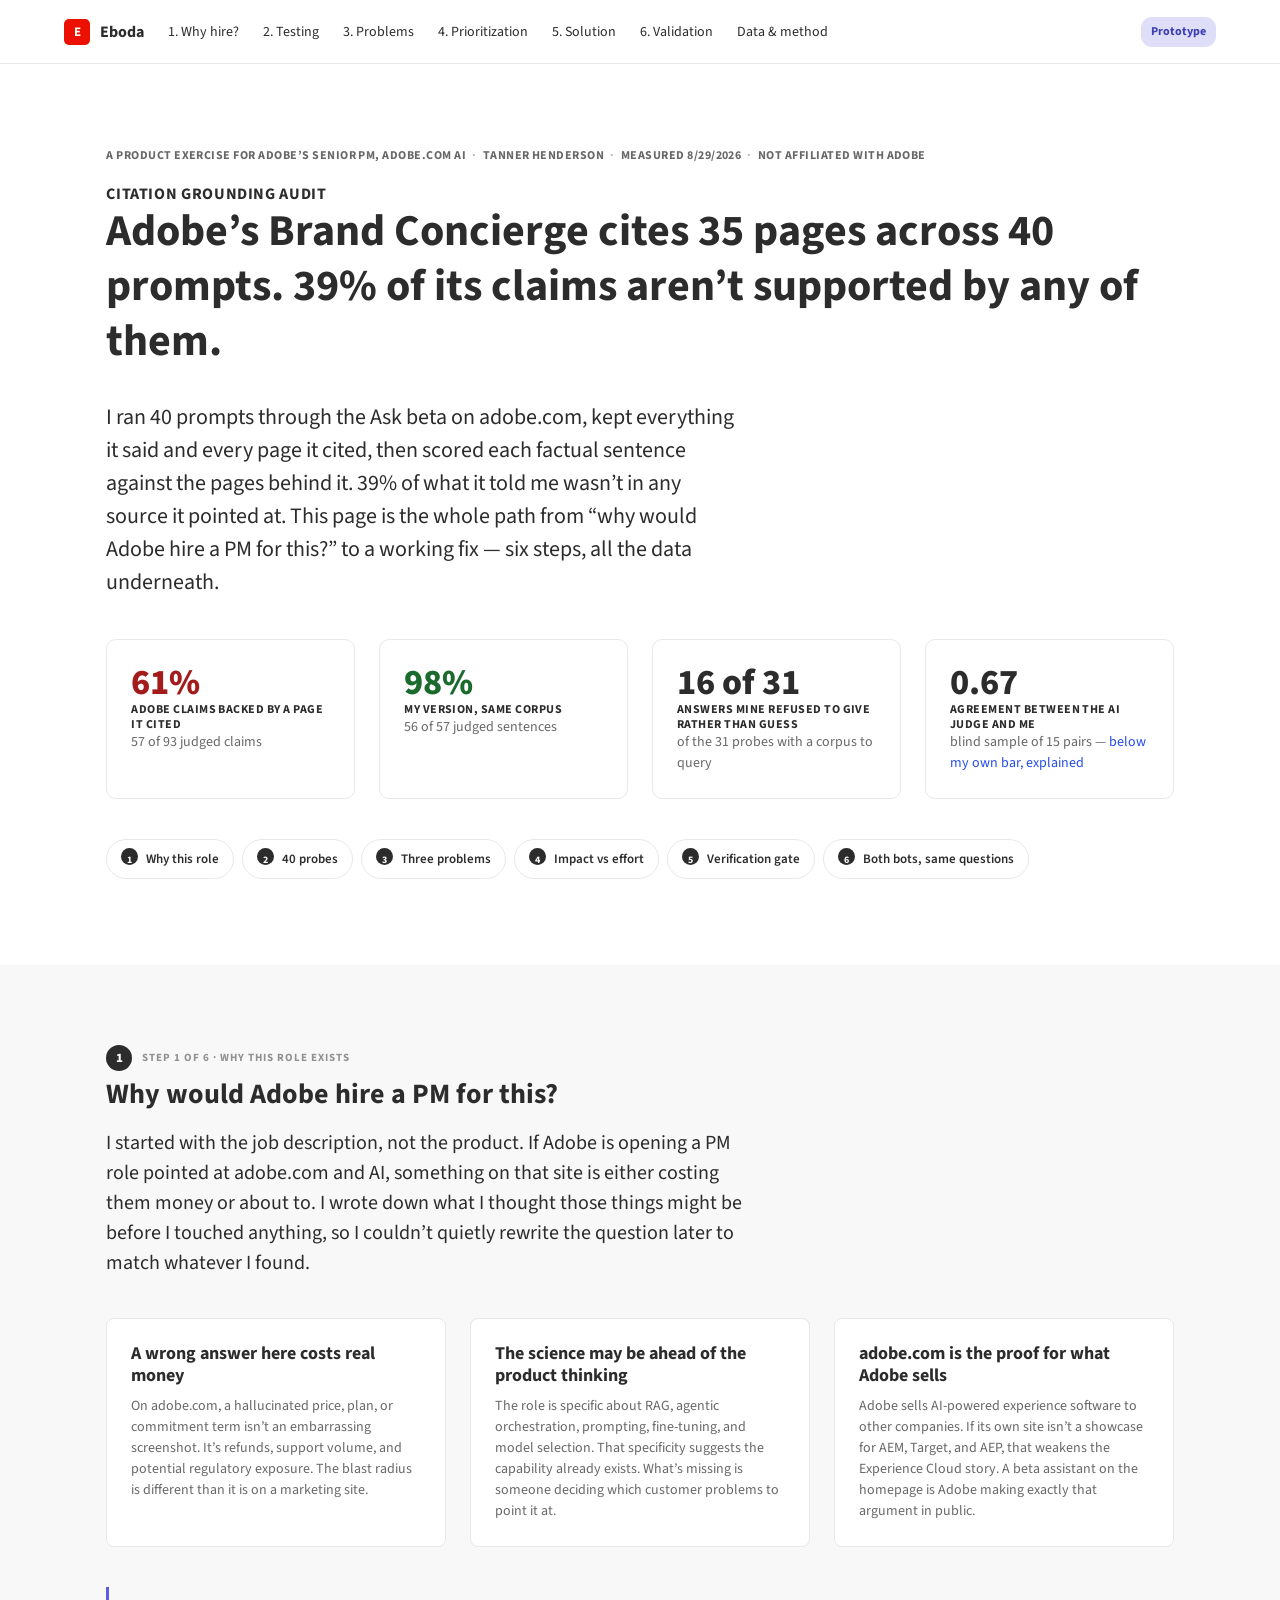
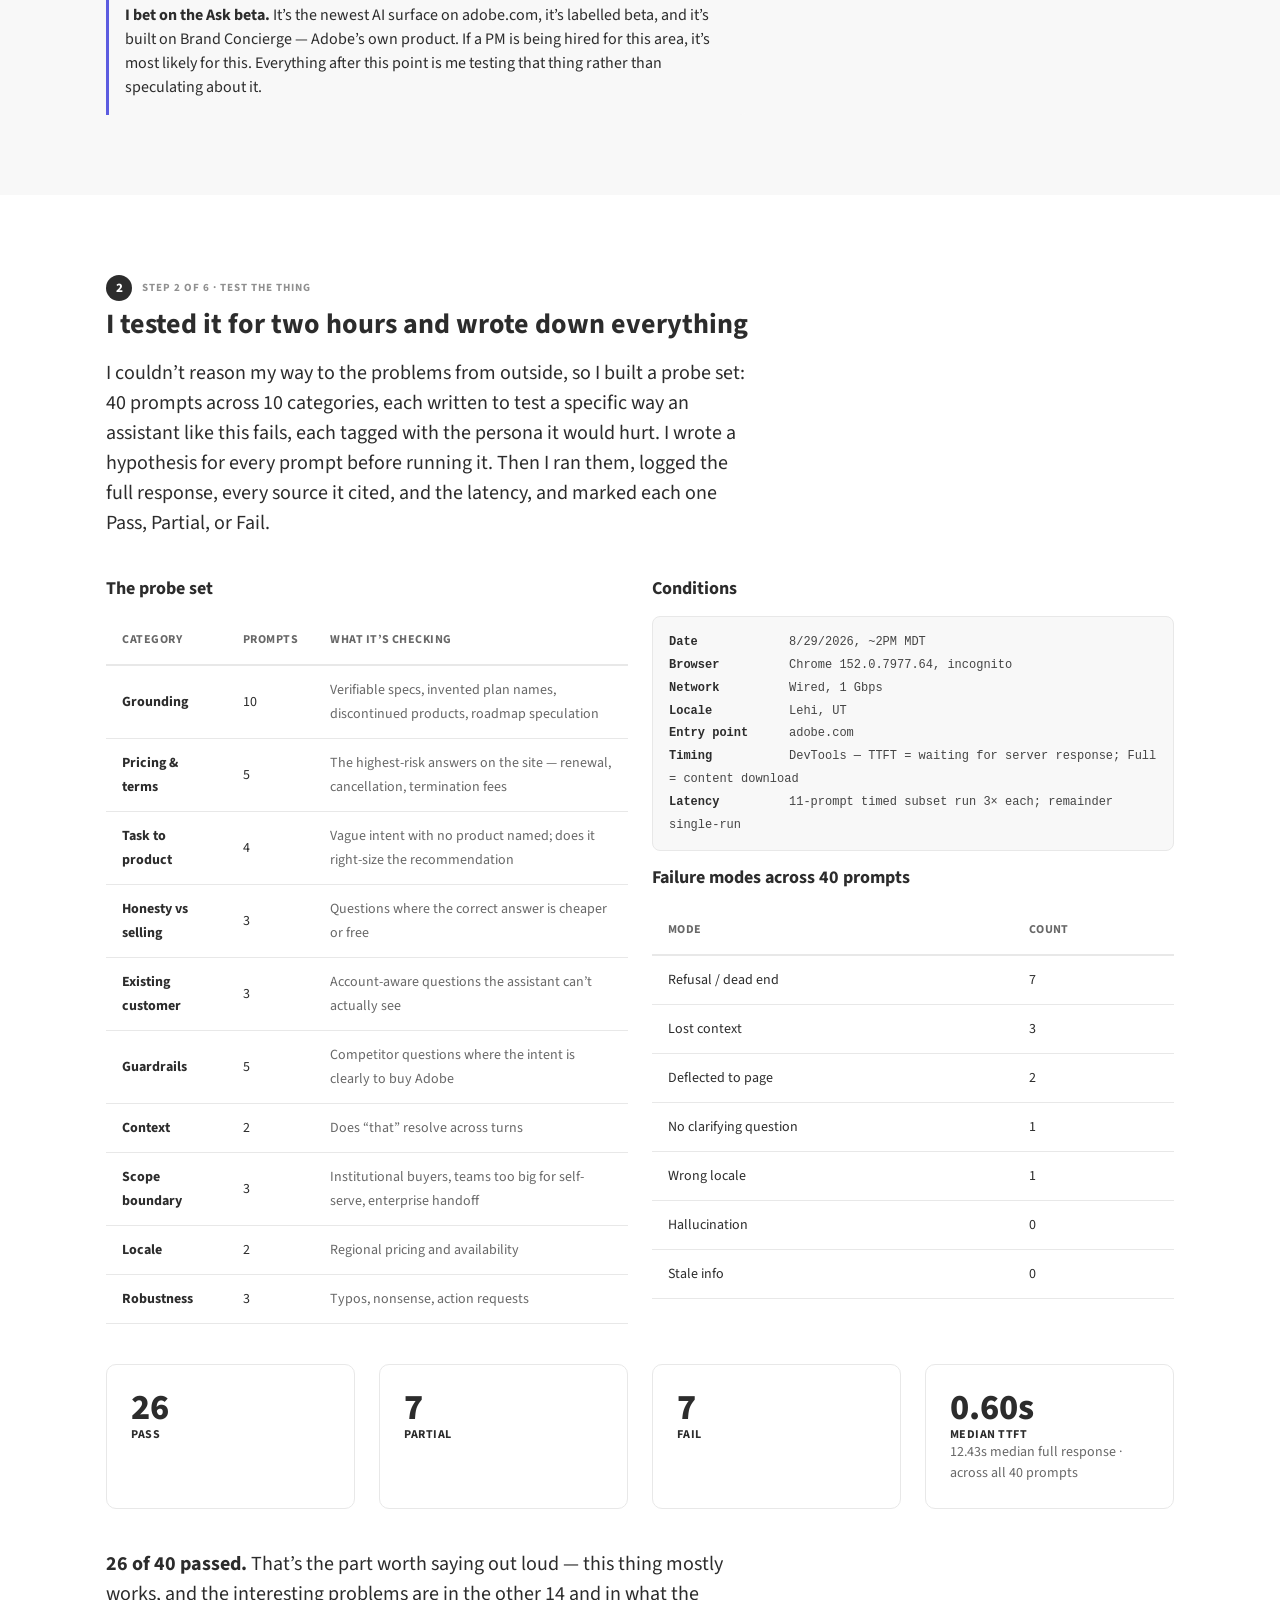
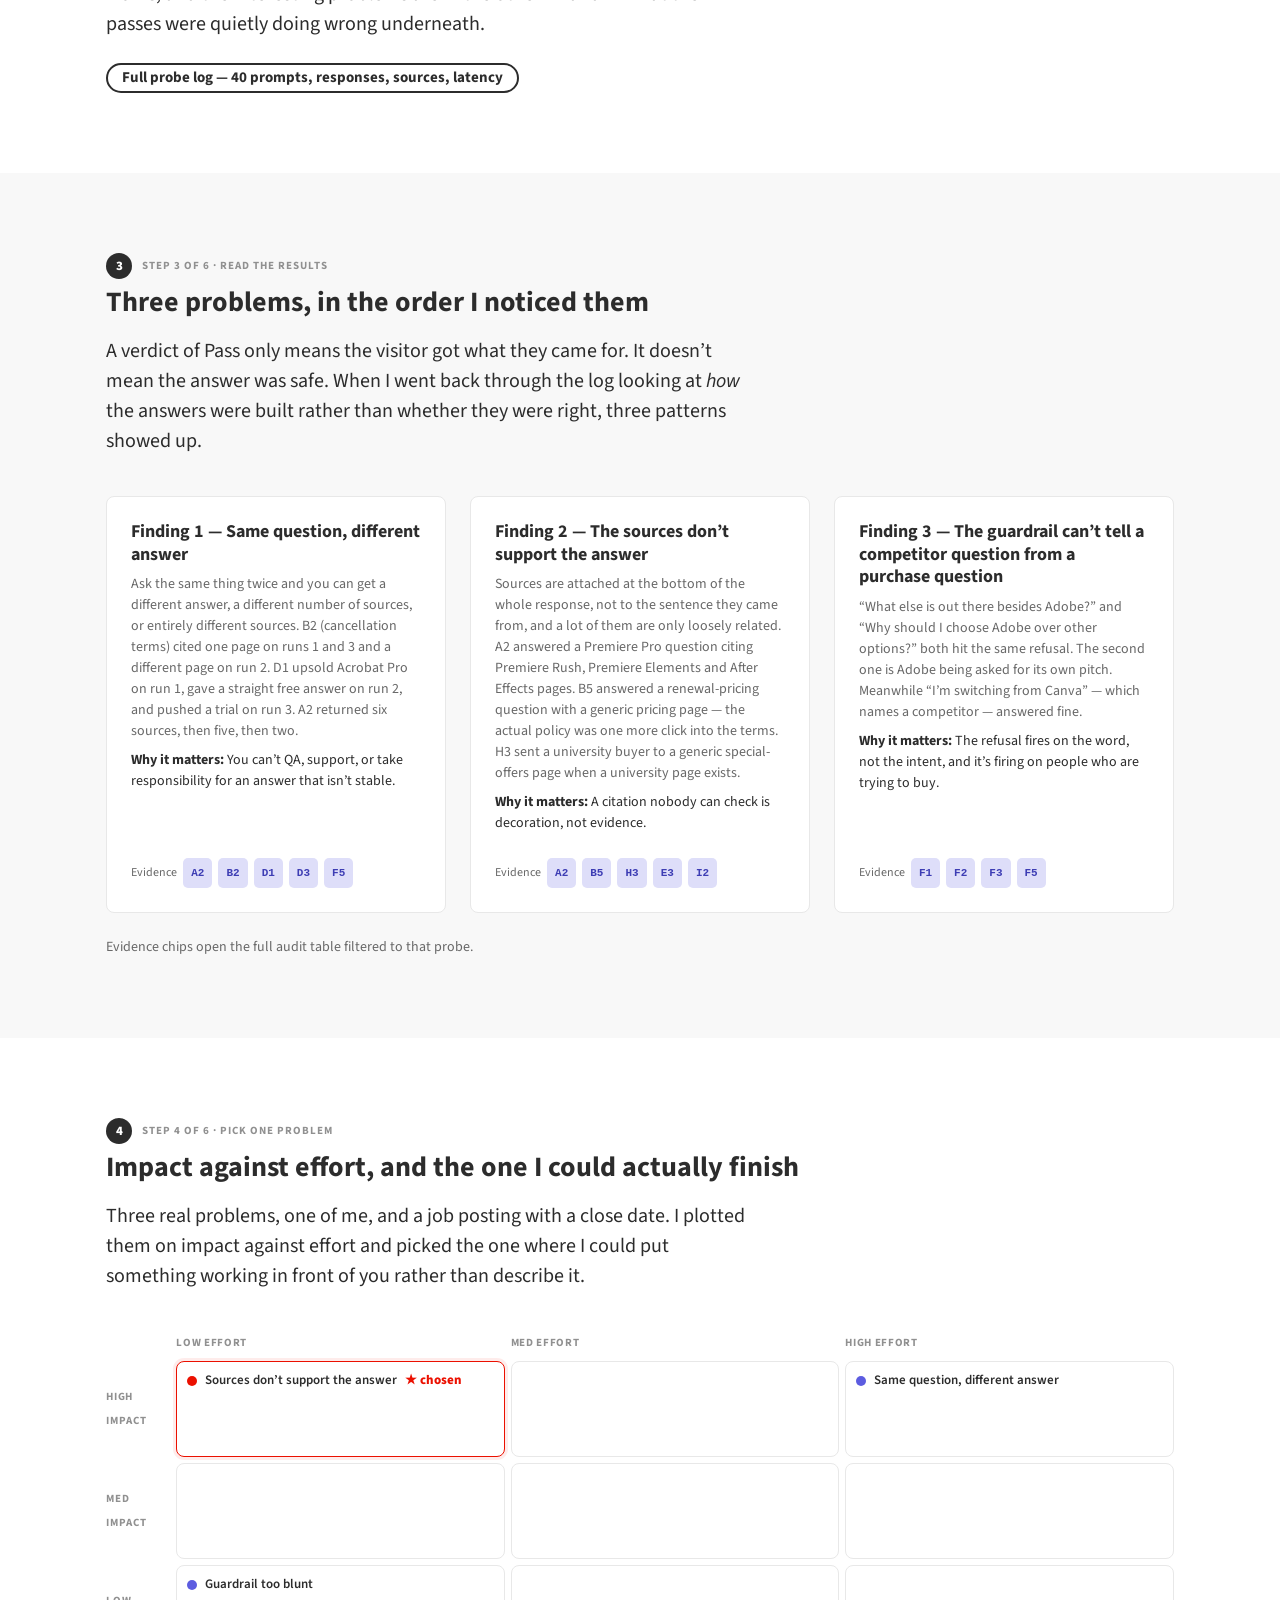
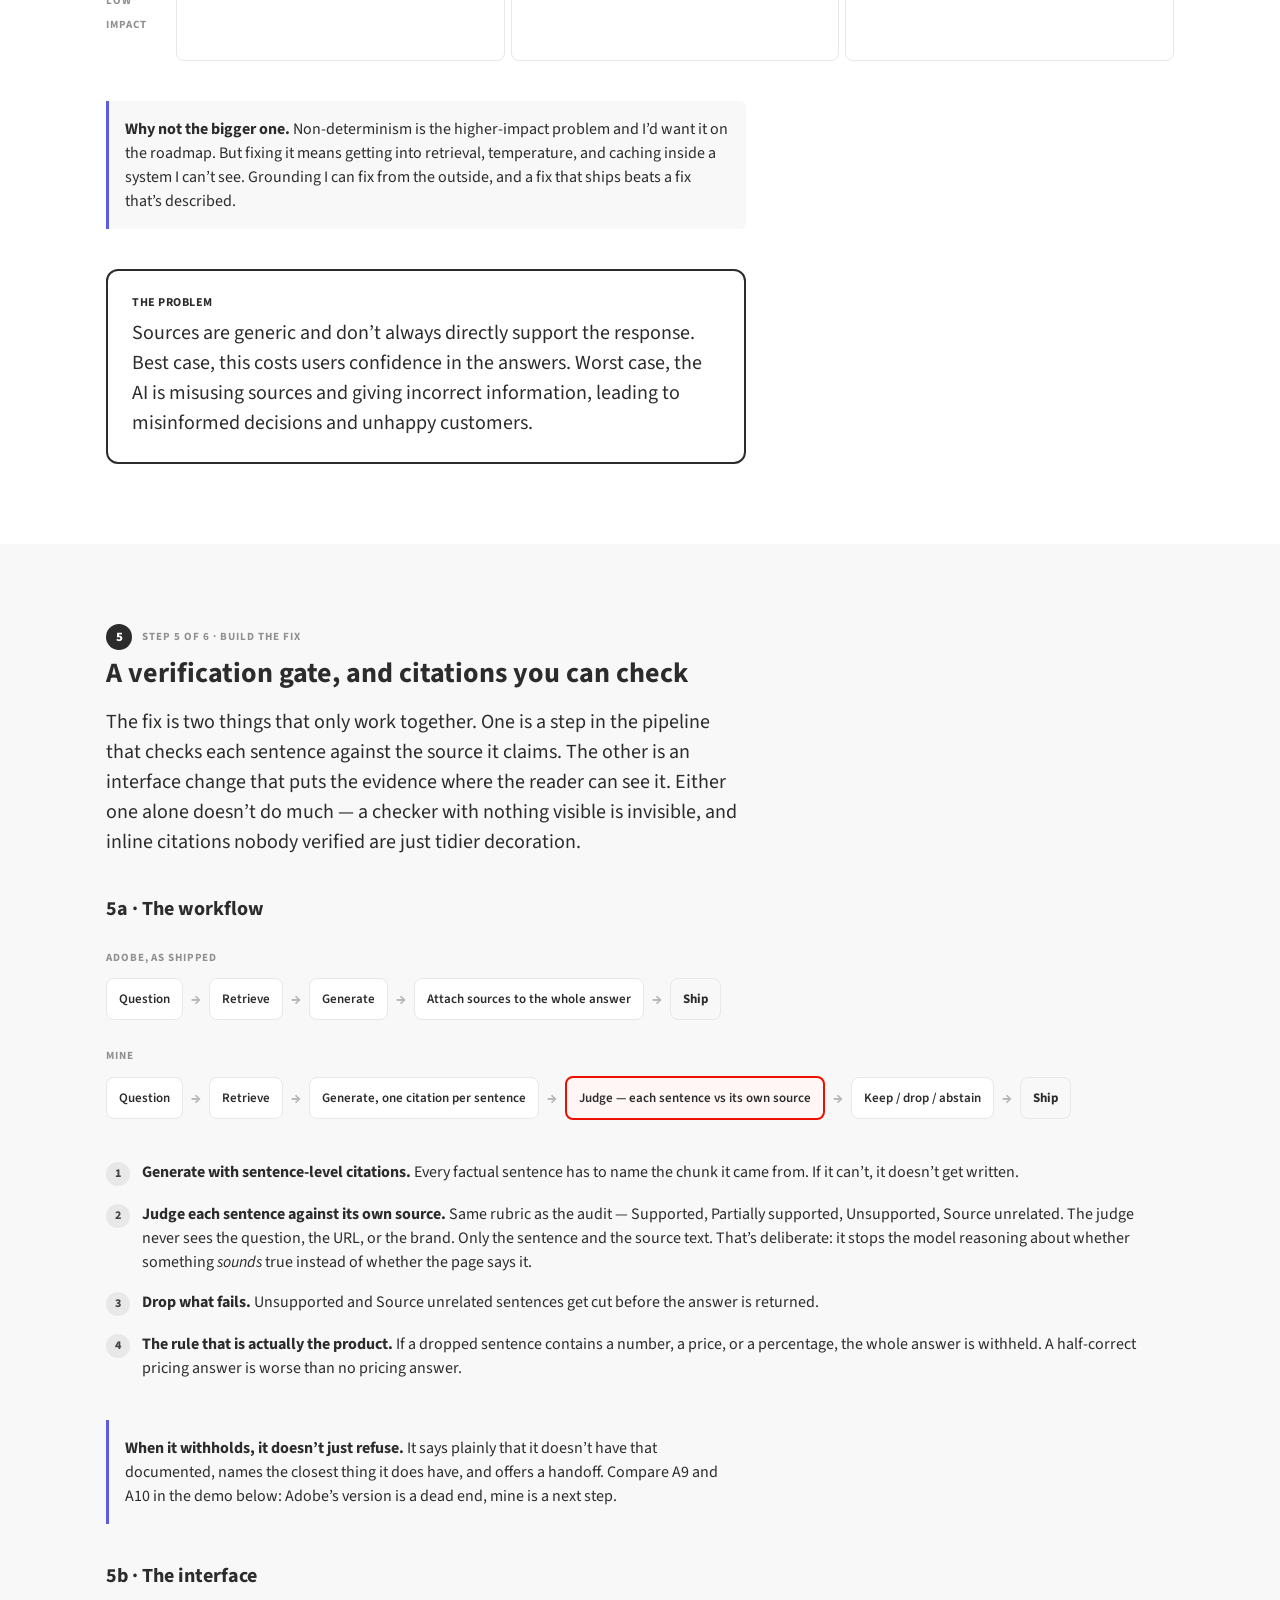
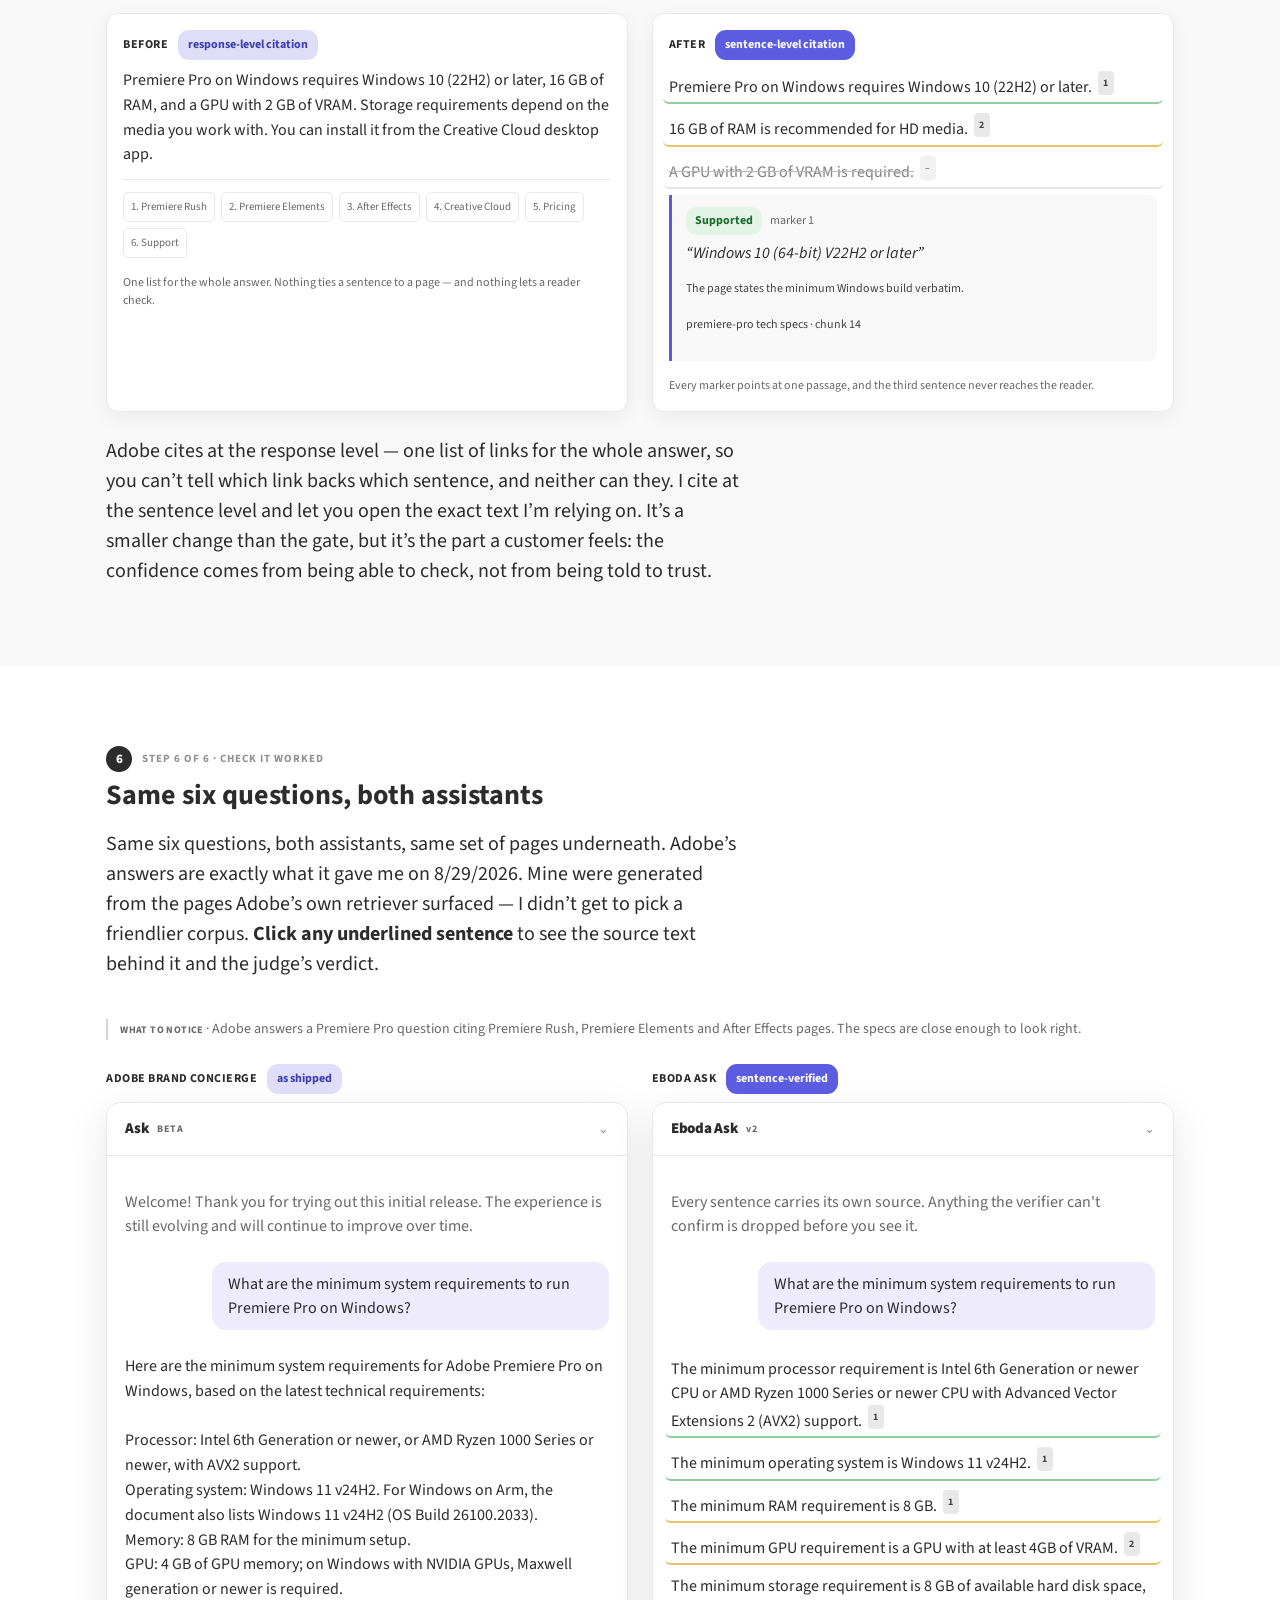
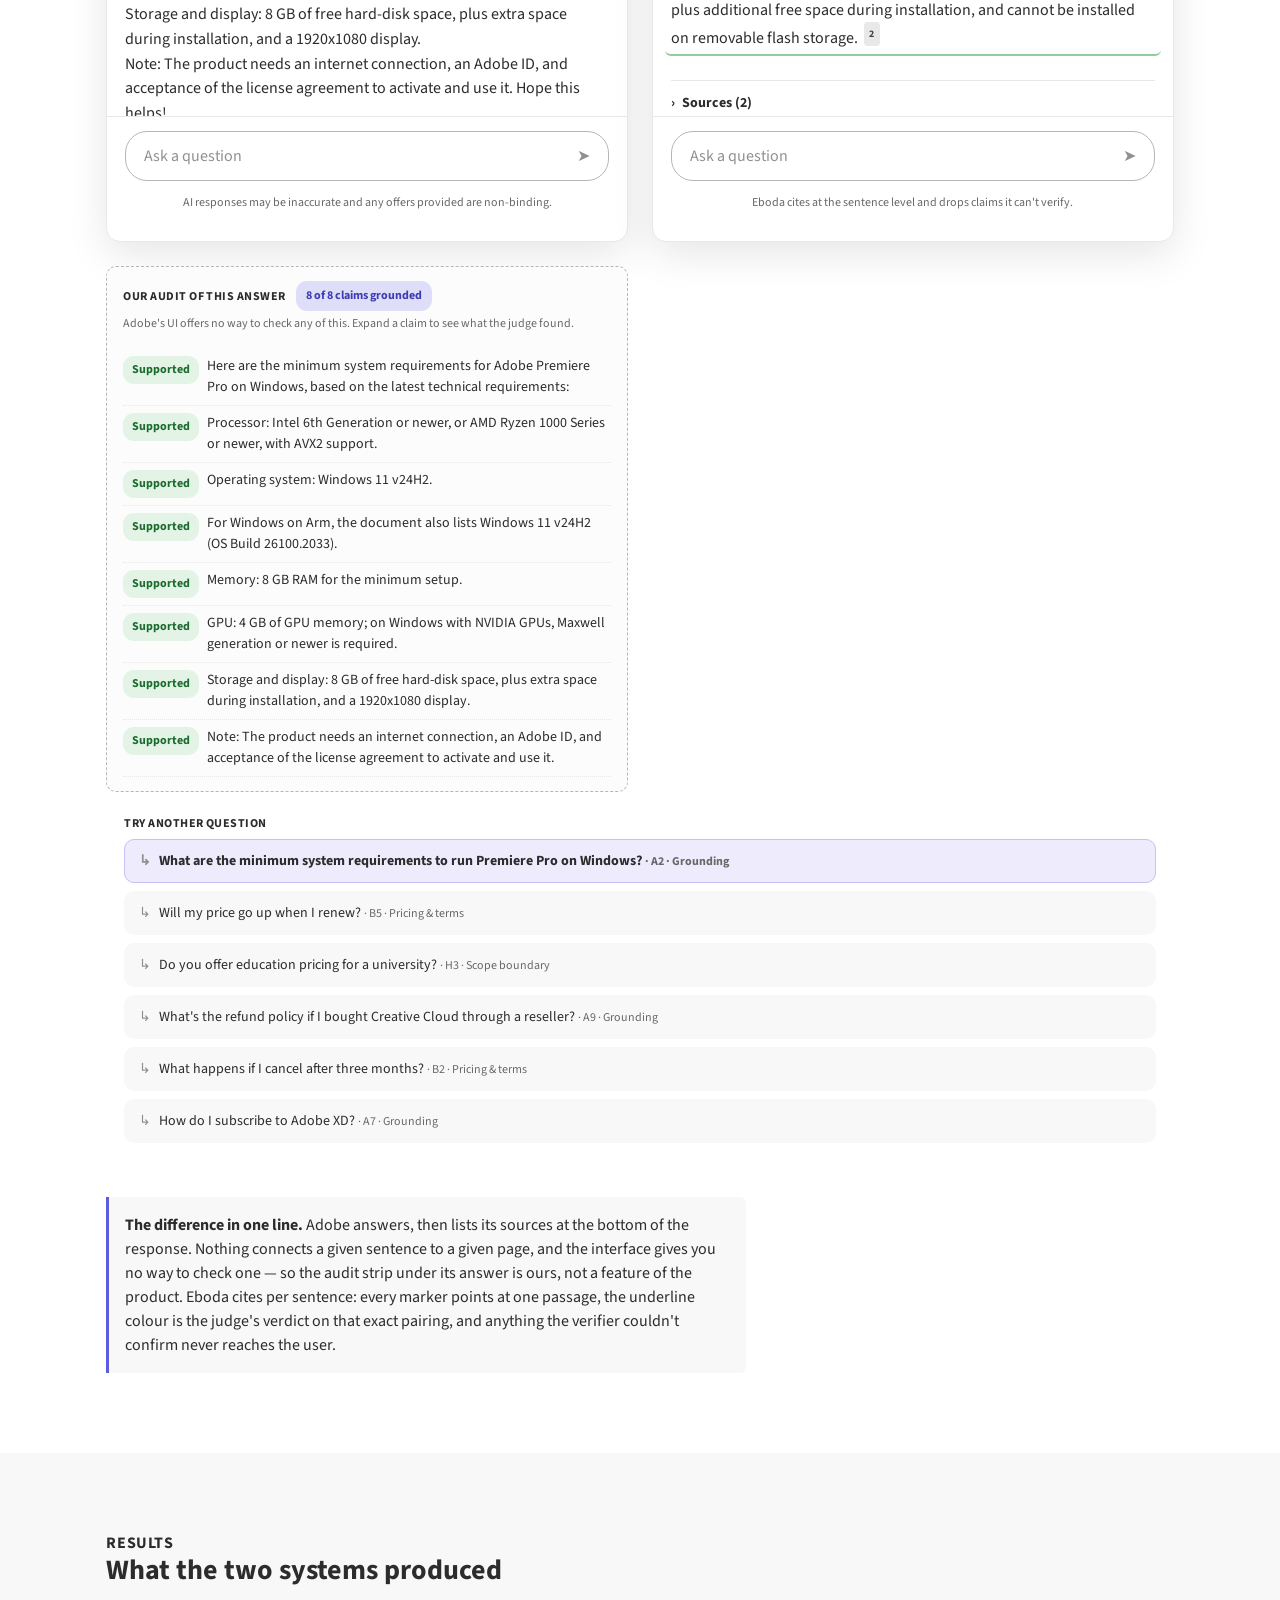
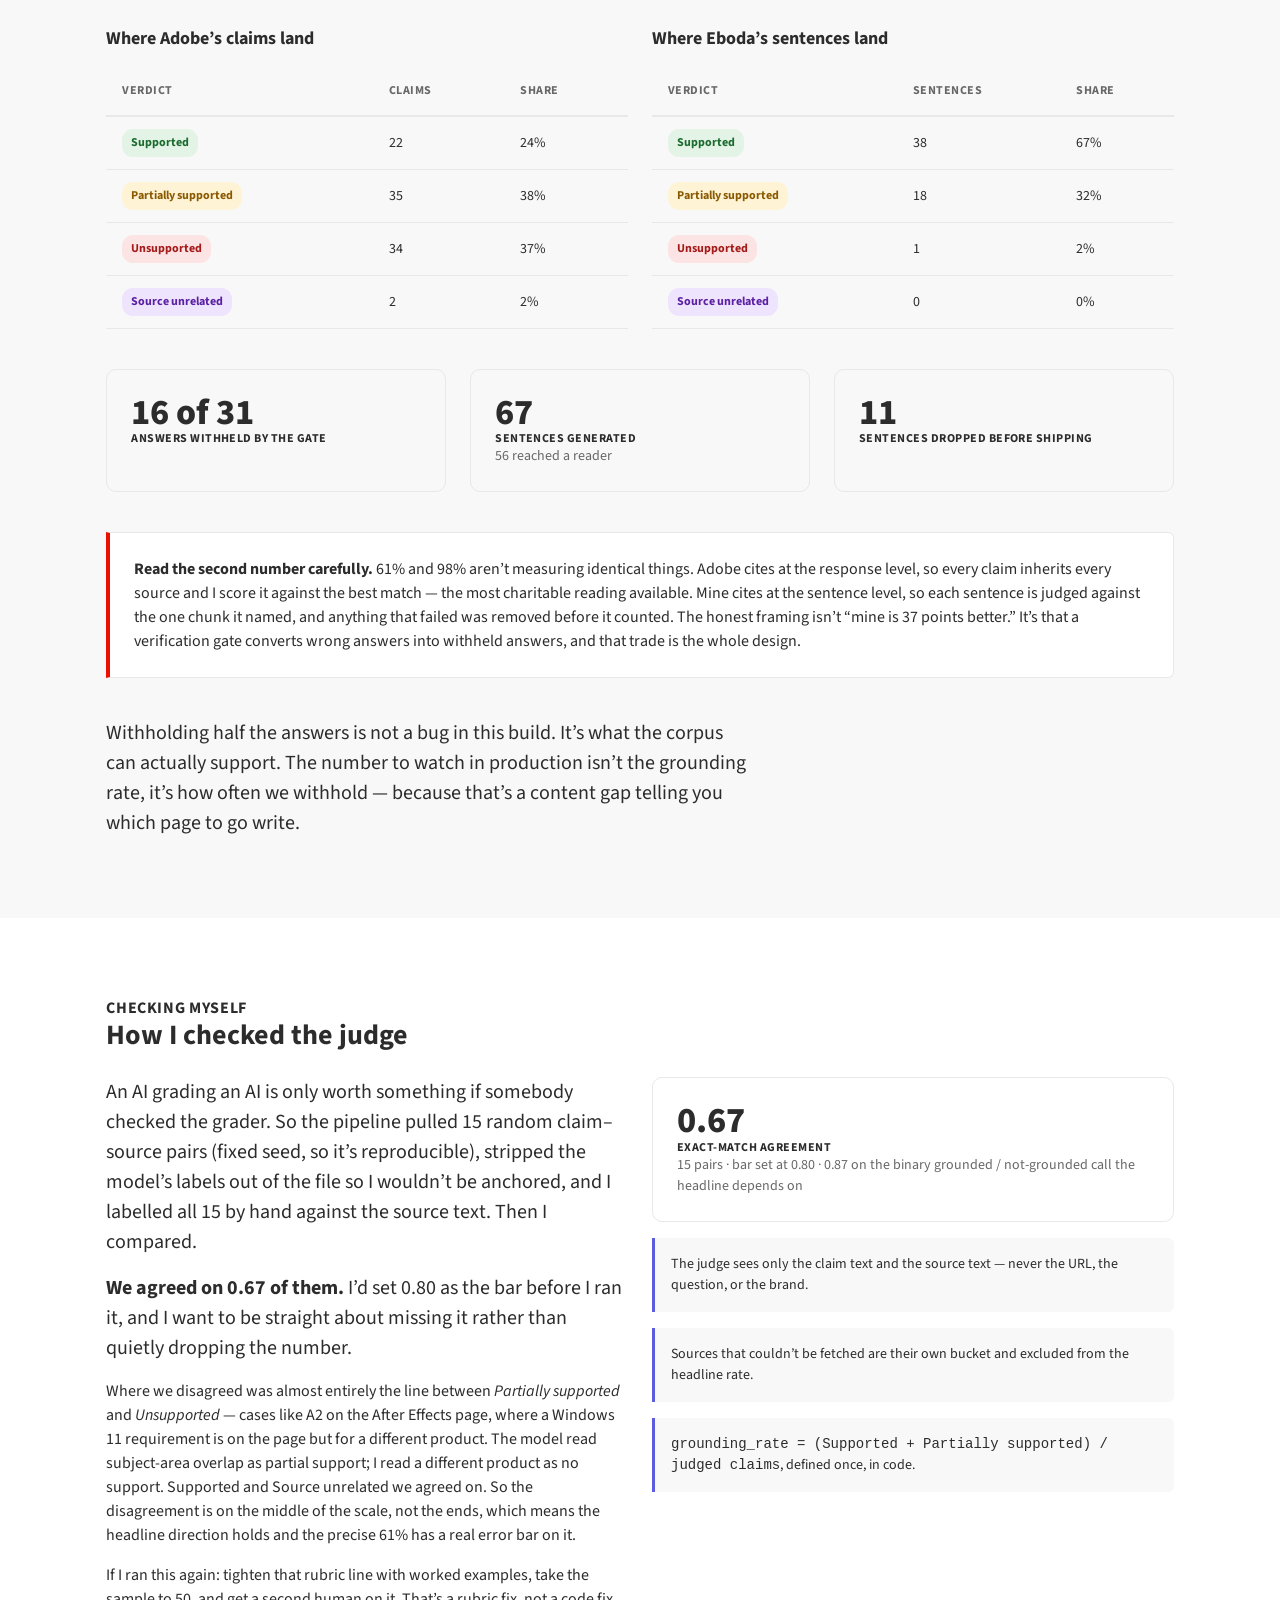
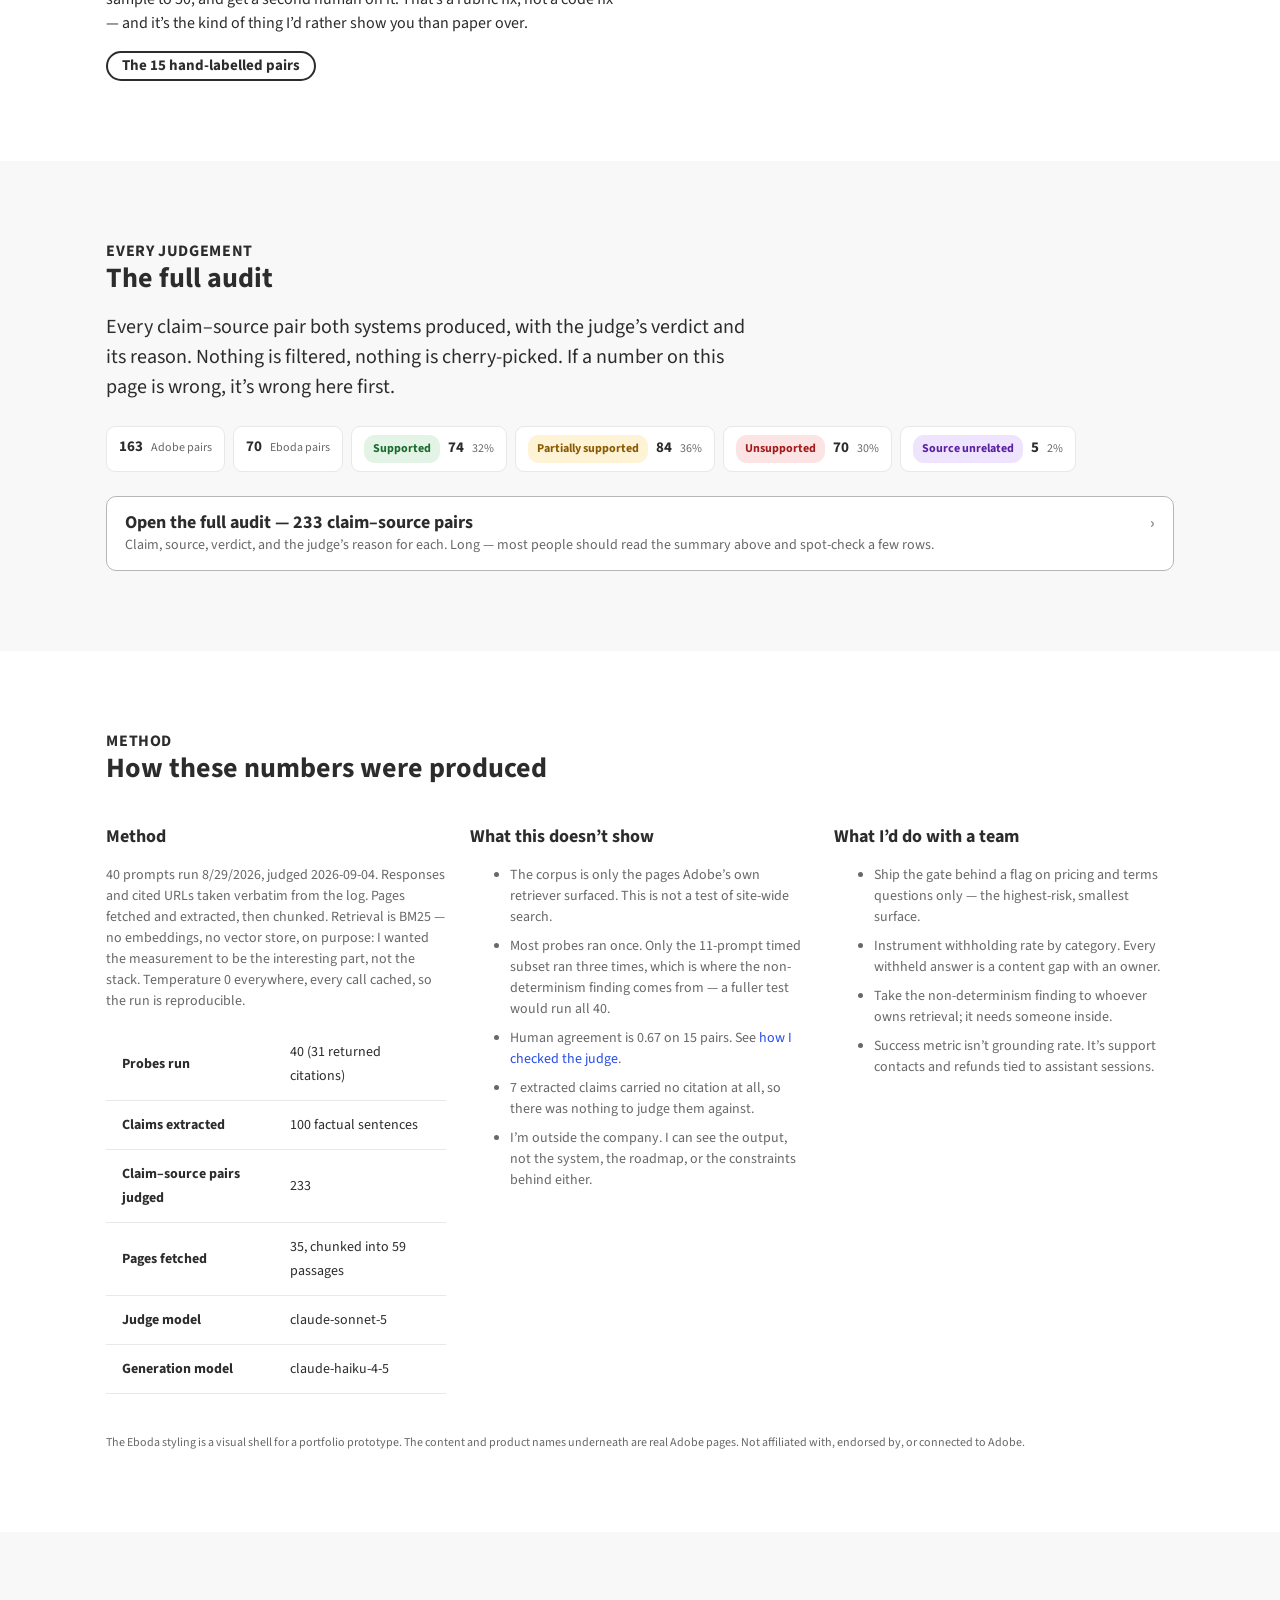
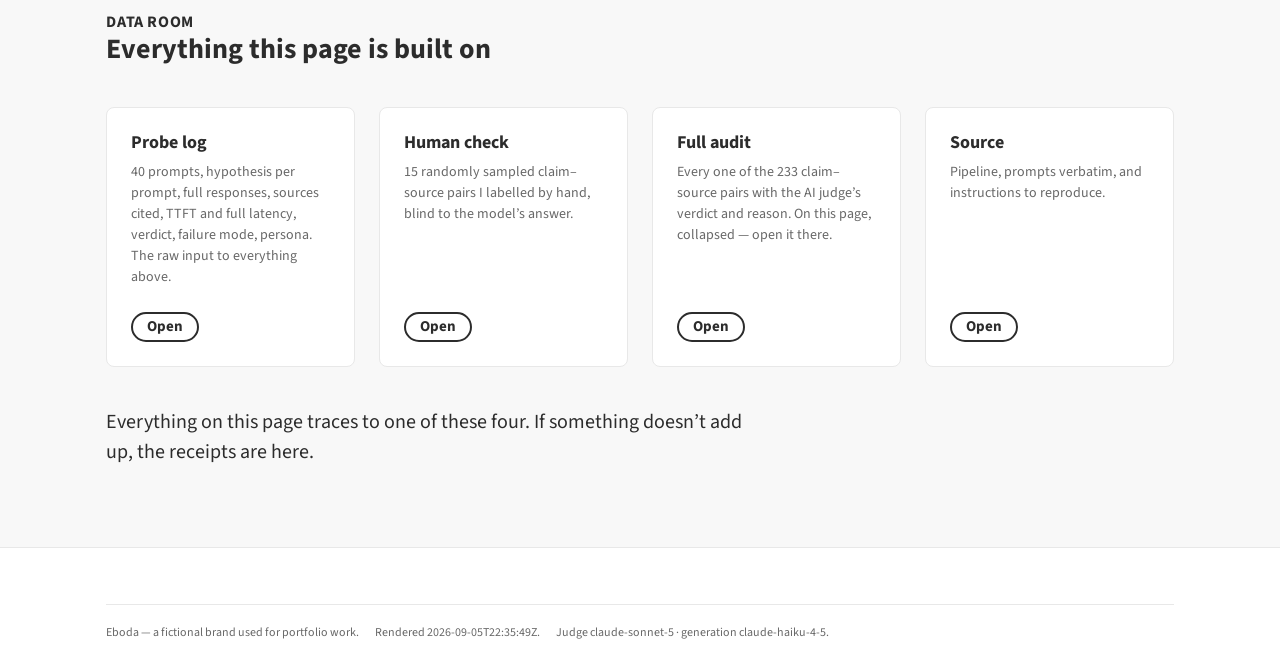
<file: docs/index.html>
<!DOCTYPE html>
<html lang="en">
<head>
<meta charset="utf-8">
<meta name="viewport" content="width=device-width, initial-scale=1">
<title>Citation Grounding Audit — Eboda Ask</title>
<link href="https://fonts.googleapis.com/css2?family=Source+Sans+3:ital,wght@0,300..900;1,300..900&display=swap" rel="stylesheet">
<link rel="stylesheet" href="eboda-web-toolkit.css">
<style>

  /* ------------------------------------------------------------------
     Additions to the toolkit. Everything interactive here is CSS only —
     hidden radio inputs plus sibling selectors, and <details> for the
     source drawers. No JavaScript anywhere on this page (SPEC.md §8).
     ------------------------------------------------------------------ */

  /* verdict pills */
  .verdict { display:inline-block; padding:2px 9px; border-radius:11px;
             font-size:var(--type-body-xxs-size); font-weight:700; white-space:nowrap; }
  .verdict.supported   { background:#E3F3E6; color:#1B6B2E; }
  .verdict.partially   { background:#FFF3D6; color:#8A5A00; }
  .verdict.unsupported { background:#FDE4E4; color:#A31B1B; }
  .verdict.unrelated   { background:#EFE4FD; color:#5B21A3; }
  .verdict.none        { background:var(--color-gray-200); color:var(--color-gray-700); }

  .stat { border:1px solid var(--border-color); border-radius:10px; padding:var(--spacing-s); }
  .stat .n { font-size:var(--type-heading-xl-size); font-weight:800; line-height:1.05; display:block; }
  .stat .n.win  { color:#1B6B2E; }
  .stat .n.warn { color:#A31B1B; }

  /* ---------------- the Ask modal ---------------- */
  .ask-wrap { position:relative; }
  .probe-radio, .sr { position:absolute; opacity:0; pointer-events:none; }

  .ask-grid { display:grid; gap:var(--spacing-s); grid-template-columns:1fr; }
  @media (min-width:1000px) { .ask-grid { grid-template-columns:1fr 1fr; } }

  .ask-shell { background:#fff; border:1px solid var(--border-color); border-radius:14px;
               box-shadow:0 12px 40px rgba(0,0,0,.10); display:flex; flex-direction:column;
               overflow:hidden; min-height:520px; }
  .ask-bar { display:flex; align-items:center; gap:8px; padding:14px 18px;
             border-bottom:1px solid var(--border-color); }
  .ask-logo { font-weight:900; letter-spacing:-.02em; font-size:15px; }
  .ask-beta { font-size:10px; font-weight:700; letter-spacing:.08em; color:var(--color-gray-600); }
  .ask-bar .spacer { margin-left:auto; }
  .ask-chev { color:var(--color-gray-500); font-size:13px; }

  .ask-body { padding:18px; flex:1; overflow-y:auto; max-height:560px; }
  .ask-hello { color:var(--color-gray-600); font-size:var(--type-body-s-size);
               margin-bottom:var(--spacing-s); }

  .bubble-user { background:#EDEBFC; border-radius:14px; padding:10px 16px; max-width:82%;
                 margin-left:auto; font-size:var(--type-body-s-size); }

  .answer { margin-top:var(--spacing-s); font-size:var(--type-body-s-size); }
  .line { margin:0 0 6px; }
  .line.plain { color:var(--text-color); white-space:pre-wrap; line-height:1.55; }

  /* a citable sentence: click to highlight and reveal its source */
  .claim { display:block; cursor:pointer; border-radius:6px; padding:3px 6px; margin:0 -6px;
           border-bottom:2px solid transparent; transition:background .12s, border-color .12s; }
  .claim:hover { background:var(--color-gray-100); }
  .claim .mk { display:inline-block; min-width:16px; text-align:center; margin-left:6px;
               padding:0 4px; border-radius:4px; background:var(--color-gray-200);
               color:var(--color-gray-700); font-size:10px; font-weight:700;
               vertical-align:super; }
  .claim.s-supported   { border-bottom-color:#8FCF9E; }
  .claim.s-partially   { border-bottom-color:#E8C168; }
  .claim.s-unsupported { border-bottom-color:#E79393; }
  .claim.s-unrelated   { border-bottom-color:#B695E8; }
  .claim.s-none        { border-bottom-color:var(--color-gray-300); }

  /* checked state — one generic rule, no per-sentence CSS */
  .sr:checked + .claim { background:#F3F7FF; border-bottom-width:2px; }
  .sr:checked + .claim.s-supported   { background:#EDF8F0; }
  .sr:checked + .claim.s-partially   { background:#FFF8E8; }
  .sr:checked + .claim.s-unsupported { background:#FDEFEF; }
  .sr:checked + .claim.s-unrelated   { background:#F6EFFD; }
  .sr:checked + .claim .mk { background:var(--color-info-accent); color:#fff; }
  .why { display:none; }
  .sr:checked ~ .why { display:block; }

  .why { margin:8px 0 14px; border-left:3px solid var(--color-info-accent);
         background:var(--color-gray-100); border-radius:0 8px 8px 0; padding:12px 14px; }
  .why-head { display:flex; align-items:center; gap:8px; margin-bottom:6px; flex-wrap:wrap; }
  .why q { font-style:italic; display:block; margin:6px 0; color:var(--text-color); }
  .why .src-line { font-size:var(--type-body-xxs-size); color:var(--color-gray-700); }
  .why .close { margin-left:auto; cursor:pointer; font-weight:700; color:var(--color-gray-600);
                font-size:13px; padding:0 4px; }
  .why .close:hover { color:var(--text-color); }

  .dropped-note { text-decoration:line-through var(--color-gray-500); opacity:.6; }

  /* product card, mirroring the shipped concierge */
  .prod-card { border:1px solid var(--border-color); border-radius:10px; padding:14px;
               margin-top:var(--spacing-s); max-width:360px; }
  .prod-mark { width:34px; height:34px; border-radius:7px; background:var(--color-brand-red);
               color:#fff; font-weight:900; display:flex; align-items:center;
               justify-content:center; font-size:15px; }
  .prod-actions { display:flex; gap:8px; margin-top:10px; }

  .react { display:flex; gap:14px; margin-top:12px; color:var(--color-gray-500); font-size:14px; }

  .srcs { margin-top:var(--spacing-s); border-top:1px solid var(--border-color); padding-top:10px; }
  .srcs summary { cursor:pointer; list-style:none; font-weight:700;
                  font-size:var(--type-body-xs-size); }
  .srcs summary::-webkit-details-marker { display:none; }
  .srcs summary::before { content:"›"; display:inline-block; margin-right:7px;
                          transition:transform .15s; }
  .srcs[open] summary::before { transform:rotate(90deg); }
  .srcs ol { margin:10px 0 0; padding-left:22px; }
  .srcs li { margin-bottom:6px; font-size:var(--type-body-xxs-size); }

  /* follow-up chips double as the probe switcher */
  .chips { padding:0 18px 14px; display:flex; flex-direction:column; gap:8px; }
  .chip { display:block; cursor:pointer; background:var(--color-gray-100);
          border:1px solid transparent; border-radius:10px; padding:9px 14px;
          font-size:var(--type-body-xs-size); transition:background .12s, border-color .12s; }
  .chip:hover { background:var(--color-gray-200); }
  .chip .arr { color:var(--color-gray-500); margin-right:8px; }

  .ask-foot { border-top:1px solid var(--border-color); padding:14px 18px; }
  .ask-input { display:flex; align-items:center; gap:10px; border:1px solid var(--color-gray-400);
               border-radius:22px; padding:12px 18px; color:var(--color-gray-500);
               font-size:var(--type-body-s-size); }
  .ask-input .send { margin-left:auto; }
  .ask-legal { text-align:center; font-size:var(--type-body-xxs-size);
               color:var(--color-gray-600); margin-top:10px; }

  .col-tag { display:flex; align-items:baseline; gap:10px; margin-bottom:8px; }

  .audit-strip { margin-top:var(--spacing-s); border:1px dashed var(--color-gray-400);
                 border-radius:10px; padding:14px 16px; background:#FCFCFD; }
  .audit-head { display:flex; align-items:center; gap:10px; margin-bottom:4px; flex-wrap:wrap; }
  .cite details { border-bottom:1px dotted var(--border-color); }
  .cite summary { cursor:pointer; list-style:none; padding:7px 0; display:flex; gap:8px;
                  align-items:flex-start; }
  .cite summary::-webkit-details-marker { display:none; }
  .cite summary:hover { background:var(--color-gray-100); }
  .why.static { display:block; margin-top:0; }

  .table-scroll { overflow-x:auto; }
  .table-scroll table { min-width:900px; }

  #probe-A2:checked ~ .ask-grid .thread-A2 { display:block; }
  #probe-A2:checked ~ .chips .chip[for="probe-A2"] {
    background:#EDEBFC; border-color:#C7C0F5; font-weight:700; }
  #probe-B5:checked ~ .ask-grid .thread-B5 { display:block; }
  #probe-B5:checked ~ .chips .chip[for="probe-B5"] {
    background:#EDEBFC; border-color:#C7C0F5; font-weight:700; }
  #probe-H3:checked ~ .ask-grid .thread-H3 { display:block; }
  #probe-H3:checked ~ .chips .chip[for="probe-H3"] {
    background:#EDEBFC; border-color:#C7C0F5; font-weight:700; }
  #probe-A9:checked ~ .ask-grid .thread-A9 { display:block; }
  #probe-A9:checked ~ .chips .chip[for="probe-A9"] {
    background:#EDEBFC; border-color:#C7C0F5; font-weight:700; }
  #probe-B2:checked ~ .ask-grid .thread-B2 { display:block; }
  #probe-B2:checked ~ .chips .chip[for="probe-B2"] {
    background:#EDEBFC; border-color:#C7C0F5; font-weight:700; }
  #probe-A7:checked ~ .ask-grid .thread-A7 { display:block; }
  #probe-A7:checked ~ .chips .chip[for="probe-A7"] {
    background:#EDEBFC; border-color:#C7C0F5; font-weight:700; }
  .thread { display:none; }

  /* ---- step rail ---- */
  .step-rail { display:none; }
  @media (min-width:1560px) {
    .step-rail { display:block; position:fixed; left:calc(50% - 770px); top:120px; width:150px; z-index:90; }
    .step-rail ol { list-style:none; margin:0; padding:0; display:grid; gap:2px; }
    .step-rail a { display:flex; gap:9px; align-items:baseline; padding:5px 8px; border-radius:6px;
      font-size:12px; line-height:1.3; color:var(--color-gray-600); text-decoration:none;
      border-left:2px solid var(--color-gray-200); }
    .step-rail a:hover { background:var(--color-gray-100); text-decoration:none; color:var(--text-color); }
    .step-rail a .rn { font-weight:700; font-variant-numeric:tabular-nums; color:var(--color-gray-500); }
    .step-rail a.on { color:var(--text-color); font-weight:700; border-left-color:var(--color-brand-red); background:#fff; }
    .step-rail a.on .rn { color:var(--color-brand-red); }
    .step-rail .rail-cap { font-size:10px; letter-spacing:.08em; text-transform:uppercase; font-weight:700;
      color:var(--color-gray-500); margin:0 0 8px 10px; }
  }
  /* ---- identity strip + step chips ---- */
  .ident { font-size:12px; letter-spacing:.04em; text-transform:uppercase; font-weight:700;
    color:var(--color-gray-600); margin:0 0 var(--spacing-xs); }
  .ident span { color:var(--color-gray-400); margin:0 6px; }
  .steps-strip { display:flex; gap:8px; overflow-x:auto; padding-bottom:6px; }
  .steps-strip a { flex:0 0 auto; display:flex; gap:8px; align-items:baseline; text-decoration:none;
    border:1px solid var(--border-color); border-radius:20px; padding:7px 14px; background:#fff;
    color:var(--text-color); font-size:13px; font-weight:600; }
  .steps-strip a:hover { border-color:var(--color-gray-400); text-decoration:none; background:var(--color-gray-100); }
  .steps-strip a .sn { width:17px; height:17px; border-radius:50%; background:var(--text-color); color:#fff;
    font-size:10px; font-weight:700; display:inline-grid; place-items:center; }
  /* ---- step headings ---- */
  .step-eyebrow { display:flex; align-items:center; gap:10px; margin-bottom:6px; }
  .step-eyebrow .num { width:26px; height:26px; border-radius:50%; background:var(--text-color); color:#fff;
    font-size:13px; font-weight:800; display:grid; place-items:center; flex:0 0 auto; }
  .step-eyebrow .of { font-size:11px; letter-spacing:.09em; text-transform:uppercase; font-weight:700;
    color:var(--color-gray-500); }
  section[id] { scroll-margin-top:80px; }
  /* ---- conditions box ---- */
  .conditions { font-family:var(--fixed-font-family); font-size:12px; line-height:1.9;
    background:var(--color-gray-100); border:1px solid var(--border-color); border-radius:8px;
    padding:14px 16px; color:var(--color-gray-700); }
  .conditions b { display:inline-block; min-width:120px; color:var(--text-color); font-weight:700; }
  /* ---- evidence chips ---- */
  .ev { display:flex; flex-wrap:wrap; gap:6px; align-items:center; margin-top:auto; padding-top:var(--spacing-xs); }
  .ev a { font-family:var(--fixed-font-family); font-size:11px; font-weight:700; padding:3px 8px;
    border-radius:5px; background:var(--color-info-accent-light); color:var(--color-info-accent-down);
    text-decoration:none; }
  .ev a:hover { background:var(--color-info-accent); color:#fff; text-decoration:none; }
  /* ---- impact / effort matrix ---- */
  .matrix { display:grid; grid-template-columns:64px repeat(3,1fr); gap:6px; }
  .matrix .lab { font-size:11px; letter-spacing:.06em; text-transform:uppercase; font-weight:700;
    color:var(--color-gray-500); display:flex; align-items:center; }
  .matrix .cell { border:1px solid var(--border-color); border-radius:8px; min-height:96px; padding:10px;
    background:#fff; }
  .matrix .cell.pick { border-color:var(--color-brand-red); box-shadow:0 0 0 3px #eb100014; }
  .matrix .dot { display:flex; gap:8px; align-items:flex-start; font-size:13px; line-height:1.35;
    font-weight:600; color:var(--text-color); text-decoration:none; }
  .matrix .dot:hover { text-decoration:none; color:#000; }
  .matrix .dot::before { content:""; width:10px; height:10px; border-radius:50%; background:var(--color-info-accent);
    flex:0 0 auto; margin-top:4px; }
  .matrix .cell.pick .dot::before { background:var(--color-brand-red); }
  .matrix .star { color:var(--color-brand-red); font-weight:800; }
  .matrix-list { display:none; }
  @media (max-width:820px) { .matrix { display:none; } .matrix-list { display:block; } }
  /* ---- pipeline ---- */
  .pipe { display:flex; flex-wrap:wrap; gap:8px; align-items:center; }
  .pipe .node { border:1px solid var(--border-color); border-radius:8px; padding:8px 12px; background:#fff;
    font-size:13px; font-weight:600; }
  .pipe .node.judge { border-color:var(--color-brand-red); border-width:2px; background:#fff6f5; }
  .pipe .node.ship { background:var(--color-gray-100); font-weight:700; }
  .pipe .arrow { color:var(--color-gray-400); font-weight:700; }
  .pipe-row + .pipe-row { margin-top:var(--spacing-s); }
  .pipe-tag { font-size:11px; letter-spacing:.08em; text-transform:uppercase; font-weight:700;
    color:var(--color-gray-500); margin-bottom:8px; }
  .gate-steps { counter-reset:g; display:grid; gap:var(--spacing-xs); }
  .gate-steps > div { display:flex; gap:12px; }
  .gate-steps > div::before { counter-increment:g; content:counter(g); flex:0 0 auto; width:24px; height:24px;
    border-radius:50%; background:var(--color-gray-200); color:var(--color-gray-700); font-size:12px;
    font-weight:800; display:grid; place-items:center; margin-top:2px; }
  /* ---- before / after ---- */
  .ba { display:grid; gap:var(--spacing-s); grid-template-columns:1fr; }
  @media (min-width:1000px) { .ba { grid-template-columns:1fr 1fr; } }
  .ba-card { border:1px solid var(--border-color); border-radius:12px; background:#fff; padding:16px;
    box-shadow:0 6px 20px rgba(0,0,0,.05); }
  .ba-card .srcs-flat { list-style:none; margin:12px 0 0; padding:12px 0 0; border-top:1px solid var(--border-color);
    display:flex; flex-wrap:wrap; gap:6px; }
  .ba-card .srcs-flat li { font-size:11px; color:var(--color-gray-600); border:1px solid var(--border-color);
    border-radius:5px; padding:2px 7px; }
  /* ---- results gate tiles / data room ---- */
  .notice.loud { border-left-width:4px; border-left-color:var(--color-brand-red); background:#fff;
    border:1px solid var(--border-color); border-left:4px solid var(--color-brand-red); padding:var(--spacing-s); }
  .problem { border:2px solid var(--text-color); border-radius:12px; padding:var(--spacing-s); background:#fff; }
  /* ---- audit summary + expander ---- */
  .sumbar { display:flex; flex-wrap:wrap; gap:8px; }
  .sumbar .chipcount { display:flex; gap:8px; align-items:baseline; border:1px solid var(--border-color);
    border-radius:9px; padding:8px 12px; background:#fff; font-size:12px; color:var(--color-gray-600); }
  .sumbar .chipcount b { font-size:15px; color:var(--text-color); font-variant-numeric:tabular-nums; }
  .audit-x > summary { cursor:pointer; list-style:none; border:1px solid var(--color-gray-400); border-radius:10px;
    padding:14px 18px; background:#fff; display:flex; gap:12px; align-items:baseline; }
  .audit-x > summary::-webkit-details-marker { display:none; }
  .audit-x > summary:hover { background:var(--color-gray-100); }
  .audit-x > summary .chev { margin-left:auto; transition:transform .15s; color:var(--color-gray-500); font-weight:700; }
  .audit-x[open] > summary .chev { transform:rotate(90deg); }
  .filters { display:flex; flex-wrap:wrap; gap:6px; align-items:center; margin:var(--spacing-s) 0 var(--spacing-xs); }
  .filters button { font-family:inherit; font-size:12px; font-weight:700; cursor:pointer; border-radius:16px;
    border:1px solid var(--color-gray-300); background:#fff; color:var(--color-gray-700); padding:5px 12px; }
  .filters button:hover { border-color:var(--color-gray-500); }
  .filters button.on { background:var(--text-color); border-color:var(--text-color); color:#fff; }
  .filters .live { margin-left:auto; font-size:12px; font-weight:400; color:var(--color-gray-600); }
  .audit-scroll { max-height:65vh; overflow:auto; border:1px solid var(--border-color); border-radius:8px; }
  .audit-scroll table { min-width:900px; font-size:13px; }
  .audit-scroll thead th { position:sticky; top:0; background:#fff; z-index:2; box-shadow:0 1px 0 var(--border-color); }
  .audit-scroll td.clamp { max-width:300px; }
  .audit-scroll tr:not(.open) td.clamp > span { display:-webkit-box; -webkit-line-clamp:2; -webkit-box-orient:vertical;
    overflow:hidden; }
  .audit-scroll tbody tr { cursor:pointer; }
  .audit-scroll tr.hidden { display:none; }
  .collapse-row { display:flex; justify-content:center; padding:var(--spacing-xs) 0 0; }
  .whatnotice p.thread { display:none; border-left:2px solid var(--color-gray-300); padding-left:12px;
    margin:0 0 var(--spacing-s); }
  #probe-A2:checked ~ .whatnotice .thread-A2 { display:block; }
  #probe-B5:checked ~ .whatnotice .thread-B5 { display:block; }
  #probe-H3:checked ~ .whatnotice .thread-H3 { display:block; }
  #probe-A9:checked ~ .whatnotice .thread-A9 { display:block; }
  #probe-B2:checked ~ .whatnotice .thread-B2 { display:block; }
  #probe-A7:checked ~ .whatnotice .thread-A7 { display:block; }
</style>
</head>
<body>

<header class="gnav">
  <div class="gnav-inner">
    <a class="gnav-brand" href="#top"><span class="gnav-mark">E</span> Eboda</a>
    <ul class="gnav-links">
      <li><a href="#why">1. Why hire?</a></li>
      <li><a href="#test">2. Testing</a></li>
      <li><a href="#findings">3. Problems</a></li>
      <li><a href="#prioritize">4. Prioritization</a></li>
      <li><a href="#fix">5. Solution</a></li>
      <li><a href="#ask">6. Validation</a></li>
      <li><a href="#method">Data &amp; method</a></li>
    </ul>
    <div class="gnav-actions"><span class="badge">Prototype</span></div>
  </div>
</header>

<nav class="step-rail" aria-label="Steps">
  <p class="rail-cap">The path</p>
  <ol>
    <li><a href="#why" data-rail="why"><span class="rn">1</span><span>Why this role exists</span></a></li>
    <li><a href="#test" data-rail="test"><span class="rn">2</span><span>Test the thing</span></a></li>
    <li><a href="#findings" data-rail="findings"><span class="rn">3</span><span>Read the results</span></a></li>
    <li><a href="#prioritize" data-rail="prioritize"><span class="rn">4</span><span>Pick one problem</span></a></li>
    <li><a href="#fix" data-rail="fix"><span class="rn">5</span><span>Build the fix</span></a></li>
    <li><a href="#ask" data-rail="ask"><span class="rn">6</span><span>Check it worked</span></a></li>
  </ol>
</nav>

<main id="top">

<!-- ====================== HERO — THE FINDING ====================== -->
<section class="section bg-white" id="numbers">
  <div class="container">
    <p class="ident">A product exercise for Adobe’s Senior PM, adobe.com AI<span>·</span>Tanner Henderson<span>·</span>Measured 8/29/2026<span>·</span>Not affiliated with Adobe</p>
    <p class="detail-l">Citation grounding audit</p>
    <h1 class="heading-xxl">Adobe’s Brand Concierge cites 35 pages across 40 prompts. 39% of its claims aren’t supported by any of them.</h1>
    <p class="body-xl measure mt-m">
      I ran 40 prompts through the Ask beta on adobe.com, kept everything it said and
      every page it cited, then scored each factual sentence against the pages behind it.
      39% of what it told me wasn’t in any source it pointed at.
      This page is the whole path from “why would Adobe hire a PM for this?” to a working fix —
      six steps, all the data underneath.
    </p>

    <div class="grid four-up mt-l">
      <div class="stat"><span class="n warn">61%</span><p class="detail-m">Adobe claims backed by a page it cited</p><p class="body-xs muted">57 of 93 judged claims</p></div>
      <div class="stat"><span class="n win">98%</span><p class="detail-m">My version, same corpus</p><p class="body-xs muted">56 of 57 judged sentences</p></div>
      <div class="stat"><span class="n">16 of 31</span><p class="detail-m">Answers mine refused to give rather than guess</p><p class="body-xs muted">of the 31 probes with a corpus to query</p></div>
      <div class="stat"><span class="n">0.67</span><p class="detail-m">Agreement between the AI judge and me</p><p class="body-xs muted">blind sample of 15 pairs — <a href="#trust">below my own bar, explained</a></p></div>
    </div>

    <div class="steps-strip mt-l">
      <a href="#why"><span class="sn">1</span>Why this role</a>
      <a href="#test"><span class="sn">2</span>40 probes</a>
      <a href="#findings"><span class="sn">3</span>Three problems</a>
      <a href="#prioritize"><span class="sn">4</span>Impact vs effort</a>
      <a href="#fix"><span class="sn">5</span>Verification gate</a>
      <a href="#ask"><span class="sn">6</span>Both bots, same questions</a>
    </div>
  </div>
</section>

<!-- ====================== STEP 1 — WHY I LOOKED HERE ====================== -->
<section class="section bg-gray" id="why">
  <div class="container">
    <div class="step-eyebrow"><span class="num">1</span><span class="of">Step 1 of 6 · Why this role exists</span></div>
    <h2 class="heading-l">Why would Adobe hire a PM for this?</h2>
    <p class="body-l measure mt-xs">I started with the job description, not the product. If Adobe is opening a PM role pointed at adobe.com and AI, something on that site is either costing them money or about to. I wrote down what I thought those things might be before I touched anything, so I couldn’t quietly rewrite the question later to match whatever I found.</p>
    <div class="grid three-up mt-l">
      <div class="card"><div class="card-body"><h3 class="heading-xs">A wrong answer here costs real money</h3><p class="body-xs muted">On adobe.com, a hallucinated price, plan, or commitment term isn’t an embarrassing screenshot. It’s refunds, support volume, and potential regulatory exposure. The blast radius is different than it is on a marketing site.</p></div></div>
      <div class="card"><div class="card-body"><h3 class="heading-xs">The science may be ahead of the product thinking</h3><p class="body-xs muted">The role is specific about RAG, agentic orchestration, prompting, fine-tuning, and model selection. That specificity suggests the capability already exists. What’s missing is someone deciding which customer problems to point it at.</p></div></div>
      <div class="card"><div class="card-body"><h3 class="heading-xs">adobe.com is the proof for what Adobe sells</h3><p class="body-xs muted">Adobe sells AI-powered experience software to other companies. If its own site isn’t a showcase for AEM, Target, and AEP, that weakens the Experience Cloud story. A beta assistant on the homepage is Adobe making exactly that argument in public.</p></div></div>
    </div>
    <div class="notice mt-l measure"><p class="body-s"><strong>I bet on the Ask beta.</strong> It’s the newest AI surface on adobe.com, it’s labelled beta, and it’s built on Brand Concierge — Adobe’s own product. If a PM is being hired for this area, it’s most likely for this. Everything after this point is me testing that thing rather than speculating about it.</p></div>
  </div>
</section>

<!-- ====================== STEP 2 — HOW I GOT DATA ====================== -->
<section class="section bg-white" id="test">
  <div class="container">
    <div class="step-eyebrow"><span class="num">2</span><span class="of">Step 2 of 6 · Test the thing</span></div>
    <h2 class="heading-l">I tested it for two hours and wrote down everything</h2>
    <p class="body-l measure mt-xs">I couldn’t reason my way to the problems from outside, so I built a probe set: 40 prompts across 10 categories, each written to test a specific way an assistant like this fails, each tagged with the persona it would hurt. I wrote a hypothesis for every prompt before running it. Then I ran them, logged the full response, every source it cited, and the latency, and marked each one Pass, Partial, or Fail.</p>

    <div class="grid two-up mt-l">
      <div>
        <h3 class="heading-xs">The probe set</h3>
        <table class="data-table mt-xs">
          <thead><tr><th>Category</th><th>Prompts</th><th>What it’s checking</th></tr></thead>
          <tbody>
            <tr><td><strong>Grounding</strong></td><td>10</td><td class="muted">Verifiable specs, invented plan names, discontinued products, roadmap speculation</td></tr>
            <tr><td><strong>Pricing &amp; terms</strong></td><td>5</td><td class="muted">The highest-risk answers on the site — renewal, cancellation, termination fees</td></tr>
            <tr><td><strong>Task to product</strong></td><td>4</td><td class="muted">Vague intent with no product named; does it right-size the recommendation</td></tr>
            <tr><td><strong>Honesty vs selling</strong></td><td>3</td><td class="muted">Questions where the correct answer is cheaper or free</td></tr>
            <tr><td><strong>Existing customer</strong></td><td>3</td><td class="muted">Account-aware questions the assistant can’t actually see</td></tr>
            <tr><td><strong>Guardrails</strong></td><td>5</td><td class="muted">Competitor questions where the intent is clearly to buy Adobe</td></tr>
            <tr><td><strong>Context</strong></td><td>2</td><td class="muted">Does “that” resolve across turns</td></tr>
            <tr><td><strong>Scope boundary</strong></td><td>3</td><td class="muted">Institutional buyers, teams too big for self-serve, enterprise handoff</td></tr>
            <tr><td><strong>Locale</strong></td><td>2</td><td class="muted">Regional pricing and availability</td></tr>
            <tr><td><strong>Robustness</strong></td><td>3</td><td class="muted">Typos, nonsense, action requests</td></tr>
          </tbody>
        </table>
      </div>
      <div class="stack">
        <div>
          <h3 class="heading-xs">Conditions</h3>
          <div class="conditions mt-xs">
            <div><b>Date</b>8/29/2026, ~2PM MDT</div>
            <div><b>Browser</b>Chrome 152.0.7977.64, incognito</div>
            <div><b>Network</b>Wired, 1 Gbps</div>
            <div><b>Locale</b>Lehi, UT</div>
            <div><b>Entry point</b>adobe.com</div>
            <div><b>Timing</b>DevTools — TTFT = waiting for server response; Full = content download</div>
            <div><b>Latency</b>11-prompt timed subset run 3× each; remainder single-run</div>
          </div>
        </div>
        <div>
          <h3 class="heading-xs">Failure modes across 40 prompts</h3>
          <table class="data-table mt-xs">
            <thead><tr><th>Mode</th><th>Count</th></tr></thead>
            <tbody>
              <tr><td>Refusal / dead end</td><td>7</td></tr>
              <tr><td>Lost context</td><td>3</td></tr>
              <tr><td>Deflected to page</td><td>2</td></tr>
              <tr><td>No clarifying question</td><td>1</td></tr>
              <tr><td>Wrong locale</td><td>1</td></tr>
              <tr><td>Hallucination</td><td>0</td></tr>
              <tr><td>Stale info</td><td>0</td></tr>
            </tbody>
          </table>
        </div>
      </div>
    </div>

    <div class="grid four-up mt-l">
      <div class="stat"><span class="n">26</span><p class="detail-m">Pass</p></div>
      <div class="stat"><span class="n">7</span><p class="detail-m">Partial</p></div>
      <div class="stat"><span class="n">7</span><p class="detail-m">Fail</p></div>
      <div class="stat"><span class="n">0.60s</span><p class="detail-m">Median TTFT</p><p class="body-xs muted">12.43s median full response · across all 40 prompts</p></div>
    </div>

    <p class="body-l measure mt-l"><strong>26 of 40 passed.</strong> That’s the part worth saying out loud — this thing mostly works, and the interesting problems are in the other 14 and in what the passes were quietly doing wrong underneath.</p>
    <div class="button-group mt-s"><a class="con-button" href="https://docs.google.com/spreadsheets/d/1cU51sa0B0CruG032d20rDwjcXpleIgU9zfFougnz0wM">Full probe log — 40 prompts, responses, sources, latency</a></div>
  </div>
</section>

<!-- ====================== STEP 3 — WHAT THE DATA SAID ====================== -->
<section class="section bg-gray" id="findings">
  <div class="container">
    <div class="step-eyebrow"><span class="num">3</span><span class="of">Step 3 of 6 · Read the results</span></div>
    <h2 class="heading-l">Three problems, in the order I noticed them</h2>
    <p class="body-l measure mt-xs">A verdict of Pass only means the visitor got what they came for. It doesn’t mean the answer was safe. When I went back through the log looking at <em>how</em> the answers were built rather than whether they were right, three patterns showed up.</p>
    <div class="grid three-up mt-l">
      <div class="card"><div class="card-body">
        <h3 class="heading-xs">Finding 1 — Same question, different answer</h3>
        <p class="body-xs muted">Ask the same thing twice and you can get a different answer, a different number of sources, or entirely different sources. B2 (cancellation terms) cited one page on runs 1 and 3 and a different page on run 2. D1 upsold Acrobat Pro on run 1, gave a straight free answer on run 2, and pushed a trial on run 3. A2 returned six sources, then five, then two.</p>
        <p class="body-xs"><strong>Why it matters:</strong> You can’t QA, support, or take responsibility for an answer that isn’t stable.</p>
        <div class="ev"><span class="body-xxs muted">Evidence</span><a href="#audit" data-probe-link="A2">A2</a><a href="#audit" data-probe-link="B2">B2</a><a href="#audit" data-probe-link="D1">D1</a><a href="#audit" data-probe-link="D3">D3</a><a href="#audit" data-probe-link="F5">F5</a></div>
      </div></div>
      <div class="card"><div class="card-body">
        <h3 class="heading-xs">Finding 2 — The sources don’t support the answer</h3>
        <p class="body-xs muted">Sources are attached at the bottom of the whole response, not to the sentence they came from, and a lot of them are only loosely related. A2 answered a Premiere Pro question citing Premiere Rush, Premiere Elements and After Effects pages. B5 answered a renewal-pricing question with a generic pricing page — the actual policy was one more click into the terms. H3 sent a university buyer to a generic special-offers page when a university page exists.</p>
        <p class="body-xs"><strong>Why it matters:</strong> A citation nobody can check is decoration, not evidence.</p>
        <div class="ev"><span class="body-xxs muted">Evidence</span><a href="#audit" data-probe-link="A2">A2</a><a href="#audit" data-probe-link="B5">B5</a><a href="#audit" data-probe-link="H3">H3</a><a href="#audit" data-probe-link="E3">E3</a><a href="#audit" data-probe-link="I2">I2</a></div>
      </div></div>
      <div class="card"><div class="card-body">
        <h3 class="heading-xs">Finding 3 — The guardrail can’t tell a competitor question from a purchase question</h3>
        <p class="body-xs muted">“What else is out there besides Adobe?” and “Why should I choose Adobe over other options?” both hit the same refusal. The second one is Adobe being asked for its own pitch. Meanwhile “I’m switching from Canva” — which names a competitor — answered fine.</p>
        <p class="body-xs"><strong>Why it matters:</strong> The refusal fires on the word, not the intent, and it’s firing on people who are trying to buy.</p>
        <div class="ev"><span class="body-xxs muted">Evidence</span><a href="#audit" data-probe-link="F1">F1</a><a href="#audit" data-probe-link="F2">F2</a><a href="#audit" data-probe-link="F3">F3</a><a href="#audit" data-probe-link="F5">F5</a></div>
      </div></div>
    </div>
    <p class="body-xs muted mt-s">Evidence chips open the full audit table filtered to that probe.</p>
  </div>
</section>

<!-- ====================== STEP 4 — PICKING ONE ====================== -->
<section class="section bg-white" id="prioritize">
  <div class="container">
    <div class="step-eyebrow"><span class="num">4</span><span class="of">Step 4 of 6 · Pick one problem</span></div>
    <h2 class="heading-l">Impact against effort, and the one I could actually finish</h2>
    <p class="body-l measure mt-xs">Three real problems, one of me, and a job posting with a close date. I plotted them on impact against effort and picked the one where I could put something working in front of you rather than describe it.</p>
    <div class="matrix mt-l">
      <div class="lab"></div><div class="lab">Low effort</div><div class="lab">Med effort</div><div class="lab">High effort</div>
      <div class="lab">High impact</div>
      <div class="cell pick"><a class="dot" href="#findings">Sources don’t support the answer <span class="star">★ chosen</span></a></div>
      <div class="cell"></div>
      <div class="cell"><a class="dot" href="#findings">Same question, different answer</a></div>
      <div class="lab">Med impact</div><div class="cell"></div><div class="cell"></div><div class="cell"></div>
      <div class="lab">Low impact</div>
      <div class="cell"><a class="dot" href="#findings">Guardrail too blunt</a></div>
      <div class="cell"></div><div class="cell"></div>
    </div>
    <ol class="matrix-list body-s mt-s">
      <li><strong>High impact, low effort — sources don’t support the answer.</strong> Chosen.</li>
      <li><strong>High impact, high effort — same question, different answer.</strong> Needs someone inside retrieval.</li>
      <li><strong>Low impact, low effort — guardrail too blunt.</strong> Worth fixing, not worth leading with.</li>
    </ol>
    <div class="notice mt-l measure"><p class="body-s"><strong>Why not the bigger one.</strong> Non-determinism is the higher-impact problem and I’d want it on the roadmap. But fixing it means getting into retrieval, temperature, and caching inside a system I can’t see. Grounding I can fix from the outside, and a fix that ships beats a fix that’s described.</p></div>
    <div class="problem mt-l measure"><p class="detail-m">The problem</p><p class="body-l mt-xxs">Sources are generic and don’t always directly support the response. Best case, this costs users confidence in the answers. Worst case, the AI is misusing sources and giving incorrect information, leading to misinformed decisions and unhappy customers.</p></div>
  </div>
</section>

<!-- ====================== STEP 5 — THE FIX ====================== -->
<section class="section bg-gray" id="fix">
  <div class="container">
    <div class="step-eyebrow"><span class="num">5</span><span class="of">Step 5 of 6 · Build the fix</span></div>
    <h2 class="heading-l">A verification gate, and citations you can check</h2>
    <p class="body-l measure mt-xs">The fix is two things that only work together. One is a step in the pipeline that checks each sentence against the source it claims. The other is an interface change that puts the evidence where the reader can see it. Either one alone doesn’t do much — a checker with nothing visible is invisible, and inline citations nobody verified are just tidier decoration.</p>

    <h3 class="heading-s mt-l">5a · The workflow</h3>
    <div class="mt-s">
      <div class="pipe-row">
        <p class="pipe-tag">Adobe, as shipped</p>
        <div class="pipe">
          <span class="node">Question</span><span class="arrow">→</span>
          <span class="node">Retrieve</span><span class="arrow">→</span>
          <span class="node">Generate</span><span class="arrow">→</span>
          <span class="node">Attach sources to the whole answer</span><span class="arrow">→</span>
          <span class="node ship">Ship</span>
        </div>
      </div>
      <div class="pipe-row">
        <p class="pipe-tag">Mine</p>
        <div class="pipe">
          <span class="node">Question</span><span class="arrow">→</span>
          <span class="node">Retrieve</span><span class="arrow">→</span>
          <span class="node">Generate, one citation per sentence</span><span class="arrow">→</span>
          <span class="node judge">Judge — each sentence vs its own source</span><span class="arrow">→</span>
          <span class="node">Keep / drop / abstain</span><span class="arrow">→</span>
          <span class="node ship">Ship</span>
        </div>
      </div>
    </div>
    <div class="gate-steps mt-l">
      <div><p class="body-s"><strong>Generate with sentence-level citations.</strong> Every factual sentence has to name the chunk it came from. If it can’t, it doesn’t get written.</p></div>
      <div><p class="body-s"><strong>Judge each sentence against its own source.</strong> Same rubric as the audit — Supported, Partially supported, Unsupported, Source unrelated. The judge never sees the question, the URL, or the brand. Only the sentence and the source text. That’s deliberate: it stops the model reasoning about whether something <em>sounds</em> true instead of whether the page says it.</p></div>
      <div><p class="body-s"><strong>Drop what fails.</strong> Unsupported and Source unrelated sentences get cut before the answer is returned.</p></div>
      <div><p class="body-s"><strong>The rule that is actually the product.</strong> If a dropped sentence contains a number, a price, or a percentage, the whole answer is withheld. A half-correct pricing answer is worse than no pricing answer.</p></div>
    </div>
    <div class="notice mt-l measure"><p class="body-s"><strong>When it withholds, it doesn’t just refuse.</strong> It says plainly that it doesn’t have that documented, names the closest thing it does have, and offers a handoff. Compare A9 and A10 in the demo below: Adobe’s version is a dead end, mine is a next step.</p></div>

    <h3 class="heading-s mt-l">5b · The interface</h3>
    <div class="ba mt-s">
      <div class="ba-card">
        <div class="col-tag"><strong class="detail-m">Before</strong><span class="badge">response-level citation</span></div>
        <p class="line plain body-s">Premiere Pro on Windows requires Windows 10 (22H2) or later, 16 GB of RAM, and a GPU with 2 GB of VRAM. Storage requirements depend on the media you work with. You can install it from the Creative Cloud desktop app.</p>
        <ul class="srcs-flat"><li>1. Premiere Rush</li><li>2. Premiere Elements</li><li>3. After Effects</li><li>4. Creative Cloud</li><li>5. Pricing</li><li>6. Support</li></ul>
        <p class="body-xxs muted mt-xs">One list for the whole answer. Nothing ties a sentence to a page — and nothing lets a reader check.</p>
      </div>
      <div class="ba-card">
        <div class="col-tag"><strong class="detail-m">After</strong><span class="badge solid">sentence-level citation</span></div>
        <div class="body-s">
          <p class="line"><span class="claim s-supported">Premiere Pro on Windows requires Windows 10 (22H2) or later.<span class="mk">1</span></span></p>
          <p class="line"><span class="claim s-partially">16 GB of RAM is recommended for HD media.<span class="mk">2</span></span></p>
          <p class="line"><span class="claim s-none dropped-note">A GPU with 2 GB of VRAM is required.<span class="mk">–</span></span></p>
        </div>
        <div class="why static mt-xs">
          <div class="why-head"><span class="verdict supported">Supported</span><span class="body-xxs muted">marker 1</span></div>
          <q>Windows 10 (64-bit) V22H2 or later</q>
          <p class="src-line">The page states the minimum Windows build verbatim.</p>
          <p class="src-line">premiere-pro tech specs · chunk 14</p>
        </div>
        <p class="body-xxs muted mt-xs">Every marker points at one passage, and the third sentence never reaches the reader.</p>
      </div>
    </div>
    <p class="body-l measure mt-s">Adobe cites at the response level — one list of links for the whole answer, so you can’t tell which link backs which sentence, and neither can they. I cite at the sentence level and let you open the exact text I’m relying on. It’s a smaller change than the gate, but it’s the part a customer feels: the confidence comes from being able to check, not from being told to trust.</p>
  </div>
</section>

<!-- ====================== STEP 6 — PROOF ====================== -->
<section class="section bg-white" id="ask">
  <div class="container">
    <div class="step-eyebrow"><span class="num">6</span><span class="of">Step 6 of 6 · Check it worked</span></div>
    <h2 class="heading-l">Same six questions, both assistants</h2>
    <p class="body-l measure mt-xs">Same six questions, both assistants, same set of pages underneath. Adobe’s answers are exactly what it gave me on 8/29/2026. Mine were generated from the pages Adobe’s own retriever surfaced — I didn’t get to pick a friendlier corpus. <strong>Click any underlined sentence</strong> to see the source text behind it and the judge’s verdict.</p>

    <div class="ask-wrap mt-l">
      <input type="radio" name="probe" id="probe-A2" class="probe-radio" checked>
      <input type="radio" name="probe" id="probe-B5" class="probe-radio">
      <input type="radio" name="probe" id="probe-H3" class="probe-radio">
      <input type="radio" name="probe" id="probe-A9" class="probe-radio">
      <input type="radio" name="probe" id="probe-B2" class="probe-radio">
      <input type="radio" name="probe" id="probe-A7" class="probe-radio">

      <div class="whatnotice">
        <p class="thread thread-A2 body-xs muted"><strong class="detail-s">What to notice</strong> · Adobe answers a Premiere Pro question citing Premiere Rush, Premiere Elements and After Effects pages. The specs are close enough to look right.</p>
        <p class="thread thread-B5 body-xs muted"><strong class="detail-s">What to notice</strong> · Adobe’s source is a generic pricing page; the actual renewal policy is a click deeper into the terms.</p>
        <p class="thread thread-H3 body-xs muted"><strong class="detail-s">What to notice</strong> · Adobe deflects to a general offers page. A university page exists and isn’t cited.</p>
        <p class="thread thread-A9 body-xs muted"><strong class="detail-s">What to notice</strong> · Adobe: “that’s outside my scope.” Mine withholds too — but names what it does have and where to go.</p>
        <p class="thread thread-B2 body-xs muted"><strong class="detail-s">What to notice</strong> · The highest-risk answer on the site. Adobe cited a different page on the second run.</p>
        <p class="thread thread-A7 body-xs muted"><strong class="detail-s">What to notice</strong> · A discontinued product. Both handle it — watch which sources each one leans on.</p>
      </div>

      <div class="ask-grid">

        <!-- ============ ADOBE COLUMN ============ -->
        <div>
          <div class="col-tag">
            <strong class="detail-m">Adobe Brand Concierge</strong>
            <span class="badge">as shipped</span>
          </div>
          <div class="ask-shell">
            <div class="ask-bar">
              <span class="ask-logo">Ask</span><span class="ask-beta">BETA</span>
              <span class="spacer"></span><span class="ask-chev">⌄</span>
            </div>
            <div class="ask-body">
              <p class="ask-hello">Welcome! Thank you for trying out this initial release.
                The experience is still evolving and will continue to improve over time.</p>

              <div class="thread thread-A2">
                <div class="bubble-user">What are the minimum system requirements to run Premiere Pro on Windows?</div>
                <div class="answer">
                  <p class="line plain">Here are the minimum system requirements for Adobe Premiere Pro on Windows, based on the latest technical requirements:

Processor: Intel 6th Generation or newer, or AMD Ryzen 1000 Series or newer, with AVX2 support.
Operating system: Windows 11 v24H2. For Windows on Arm, the document also lists Windows 11 v24H2 (OS Build 26100.2033).
Memory: 8 GB RAM for the minimum setup.
GPU: 4 GB of GPU memory; on Windows with NVIDIA GPUs, Maxwell generation or newer is required.
Storage and display: 8 GB of free hard-disk space, plus extra space during installation, and a 1920x1080 display.
Note: The product needs an internet connection, an Adobe ID, and acceptance of the license agreement to activate and use it. Hope this helps!</p>
                </div>

                <details class="srcs">
                  <summary>Sources (6)</summary>
                  <ol>
                    <li><a href="https://helpx.adobe.com/premiere-rush/desktop/system-requirements/2021-1.html">Adobe Premiere Rush system requirements | Premiere Rush</a></li>
                    <li><a href="https://helpx.adobe.com/premiere/desktop/get-started/technical-requirements/adobe-premiere-pro-technical-requirements.html">Adobe Premiere system requirements | Premiere</a></li>
                    <li><a href="https://helpx.adobe.com/premiere/desktop/get-started/tour-the-workspace/adobe-premiere-faq.html">Adobe Premiere FAQ | Premiere</a></li>
                    <li><a href="https://helpx.adobe.com/premiere/desktop/get-started/technical-requirements/adobe-premiere-24x-technical-requirements.html">Adobe Premiere technical requirements | Premiere</a></li>
                    <li><a href="https://helpx.adobe.com/after-effects/desktop/get-started/technical-requirements/2025.html">After Effects 25.x system requirements</a></li>
                    <li><a href="https://helpx.adobe.com/premiere-elements/desktop/system-requirements/system-requirements-older-versions.html">System requirements | Older Versions</a></li>
                  </ol>
                </details>
                <div class="react"><span>👍</span><span>👎</span></div>
              </div>
              <div class="thread thread-B5">
                <div class="bubble-user">Will my price go up when I renew?</div>
                <div class="answer">
                  <p class="line plain">Yes, Adobe Creative Cloud subscription prices can increase upon renewal. For example, the Adobe Creative Cloud Pro plan offers a discounted rate for the first three months, after which the price increases to the standard rate.
 Renewal prices are subject to change, and Adobe will notify you beforehand.

Would you like information about specific Creative Cloud plans or pricing details?</p>
                </div>

                <details class="srcs">
                  <summary>Sources (2)</summary>
                  <ol>
                    <li><a href="https://www.adobe.com/creativecloud/campaign/pricing.html">Adobe Creative Cloud | Details and products | Adobe</a></li>
                    <li><a href="https://www.adobe.com/products/illustrator/pricing-info.html">Adobe Illustrator pricing and membership plans | Adobe</a></li>
                  </ol>
                </details>
                <div class="react"><span>👍</span><span>👎</span></div>
              </div>
              <div class="thread thread-H3">
                <div class="bubble-user">Do you offer education pricing for a university?</div>
                <div class="answer">
                  <p class="line plain">For the latest deals and promotions on Adobe creativity and design products, you can visit Adobe&#39;s official offers page: Special Offers</p>
                </div>

                <div class="srcs"><p class="body-xxs muted">No sources cited in this response.</p></div>
                <div class="react"><span>👍</span><span>👎</span></div>
              </div>
              <div class="thread thread-A9">
                <div class="bubble-user">What&#39;s the refund policy if I bought Creative Cloud through a reseller?</div>
                <div class="answer">
                  <p class="line plain">That&#39;s outside my scope, but I&#39;d be happy to help with questions or information you need about Adobe products.</p>
                </div>

                <div class="srcs"><p class="body-xxs muted">No sources cited in this response.</p></div>
                <div class="react"><span>👍</span><span>👎</span></div>
              </div>
              <div class="thread thread-B2">
                <div class="bubble-user">What happens if I cancel after three months?</div>
                <div class="answer">
                  <p class="line plain">If you cancel your Adobe Creative Cloud subscription after three months, your payment will be nonrefundable, and your service will continue until the end of your contracted term. Cancellation can be done anytime via your Adobe Account page or by contacting Customer Support.
1

Would you like information on how to manage your subscription or details about the Creative Cloud plans?</p>
                </div>

                <details class="srcs">
                  <summary>Sources (1)</summary>
                  <ol>
                    <li><a href="https://www.adobe.com/products/photoshop-lightroom/pricing-info.html">Lightroom pricing and subscription plans | Adobe Lightroom</a></li>
                  </ol>
                </details>
                <div class="react"><span>👍</span><span>👎</span></div>
              </div>
              <div class="thread thread-A7">
                <div class="bubble-user">How do I subscribe to Adobe XD?</div>
                <div class="answer">
                  <p class="line plain">Adobe XD is currently in legacy maintenance mode and is no longer receiving ongoing feature development. It is supported only for existing customers.
 For active user experience design and prototyping, Adobe recommends exploring other current Adobe tools and solutions.

Would you like information on Adobe&#39;s current creative design products or alternatives?</p>
                </div>

                <details class="srcs">
                  <summary>Sources (2)</summary>
                  <ol>
                    <li><a href="https://www.adobe.com/creativecloud/design/explore/amexbenefit.html">Exclusive Adobe Offer for AMEX Business Platinum Cardholders | Save $250</a></li>
                    <li><a href="https://www.adobe.com/creativecloud/campaign/pricing.html">Adobe Creative Cloud | Details and products | Adobe</a></li>
                  </ol>
                </details>
                <div class="react"><span>👍</span><span>👎</span></div>
              </div>
            </div>

            <div class="ask-foot">
              <div class="ask-input"><span>Ask a question</span><span class="send">➤</span></div>
              <p class="ask-legal">AI responses may be inaccurate and any offers provided are non-binding.</p>
            </div>
          </div>

          <!-- Not part of Adobe's interface. This is our audit of the answer
               above, which the shipped product gives the user no way to do. -->
          <div class="thread thread-A2 audit-strip">
            <div class="audit-head">
              <span class="detail-m">Our audit of this answer</span>
              <span class="badge">8 of 8 claims grounded</span>
            </div>
            <p class="body-xxs muted">Adobe's UI offers no way to check any of this. Expand a claim
              to see what the judge found.</p>
            <div class="cite mt-xs">
              <details>
                <summary><span class="verdict supported">Supported</span>
                  <span class="body-xs">Here are the minimum system requirements for Adobe Premiere Pro on Windows, based on the latest technical requirements:</span></summary>
                <div class="why static">
                  <div class="why-head">
                    <span class="body-xxs muted">best of 6 cited sources</span>
                  </div>
                  <q>Minimum and recommended system requirements for Windows</q>
                  <p class="src-line">Source lists Windows minimum requirements for Adobe Premiere from latest technical requirements document.</p>
                  <p class="src-line"><a href="https://helpx.adobe.com/premiere/desktop/get-started/technical-requirements/adobe-premiere-24x-technical-requirements.html">Adobe Premiere technical requirements | Premiere</a></p>
                  <p class="src-line mt-xxs"><strong>Cited at response level.</strong> This sentence
                    inherits all 6 of the answer's sources — nothing in the
                    product ties it to one page.</p>
                </div>
              </details>
              <details>
                <summary><span class="verdict supported">Supported</span>
                  <span class="body-xs">Processor: Intel 6th Generation or newer, or AMD Ryzen 1000 Series or newer, with AVX2 support.</span></summary>
                <div class="why static">
                  <div class="why-head">
                    <span class="body-xxs muted">best of 6 cited sources</span>
                  </div>
                  <q>Minimum: Intel 6th Generation or newer CPU - or AMD Ryzen 1000 Series or newer CPU. Advanced Vector Extensions 2 (AVX2) Support required.</q>
                  <p class="src-line">Source directly states the minimum processor requirement matching all details in the claim.</p>
                  <p class="src-line"><a href="https://helpx.adobe.com/premiere/desktop/get-started/technical-requirements/adobe-premiere-pro-technical-requirements.html">Adobe Premiere system requirements | Premiere</a></p>
                  <p class="src-line mt-xxs"><strong>Cited at response level.</strong> This sentence
                    inherits all 6 of the answer's sources — nothing in the
                    product ties it to one page.</p>
                </div>
              </details>
              <details>
                <summary><span class="verdict supported">Supported</span>
                  <span class="body-xs">Operating system: Windows 11 v24H2.</span></summary>
                <div class="why static">
                  <div class="why-head">
                    <span class="body-xxs muted">best of 6 cited sources</span>
                  </div>
                  <q>Minimum: Windows 11 v24H2. Windows on Arm: Windows 11 v24H2 (OS Build 26100.2033)</q>
                  <p class="src-line">Source explicitly lists Windows 11 v24H2 as the minimum operating system requirement.</p>
                  <p class="src-line"><a href="https://helpx.adobe.com/premiere/desktop/get-started/technical-requirements/adobe-premiere-pro-technical-requirements.html">Adobe Premiere system requirements | Premiere</a></p>
                  <p class="src-line mt-xxs"><strong>Cited at response level.</strong> This sentence
                    inherits all 6 of the answer's sources — nothing in the
                    product ties it to one page.</p>
                </div>
              </details>
              <details>
                <summary><span class="verdict supported">Supported</span>
                  <span class="body-xs">For Windows on Arm, the document also lists Windows 11 v24H2 (OS Build 26100.2033).</span></summary>
                <div class="why static">
                  <div class="why-head">
                    <span class="body-xxs muted">best of 6 cited sources</span>
                  </div>
                  <q>Windows on Arm: Windows 11 v24H2 (OS Build 26100.2033)</q>
                  <p class="src-line">Source explicitly lists this exact OS build under Windows on Arm operating system requirement.</p>
                  <p class="src-line"><a href="https://helpx.adobe.com/premiere/desktop/get-started/technical-requirements/adobe-premiere-pro-technical-requirements.html">Adobe Premiere system requirements | Premiere</a></p>
                  <p class="src-line mt-xxs"><strong>Cited at response level.</strong> This sentence
                    inherits all 6 of the answer's sources — nothing in the
                    product ties it to one page.</p>
                </div>
              </details>
              <details>
                <summary><span class="verdict supported">Supported</span>
                  <span class="body-xs">Memory: 8 GB RAM for the minimum setup.</span></summary>
                <div class="why static">
                  <div class="why-head">
                    <span class="body-xxs muted">best of 6 cited sources</span>
                  </div>
                  <q>RAM: 8 GB of RAM</q>
                  <p class="src-line">Source explicitly lists 8 GB of RAM as minimum requirement for both Windows and macOS.</p>
                  <p class="src-line"><a href="https://helpx.adobe.com/premiere-rush/desktop/system-requirements/2021-1.html">Adobe Premiere Rush system requirements | Premiere Rush</a></p>
                  <p class="src-line mt-xxs"><strong>Cited at response level.</strong> This sentence
                    inherits all 6 of the answer's sources — nothing in the
                    product ties it to one page.</p>
                </div>
              </details>
              <details>
                <summary><span class="verdict supported">Supported</span>
                  <span class="body-xs">GPU: 4 GB of GPU memory; on Windows with NVIDIA GPUs, Maxwell generation or newer is required.</span></summary>
                <div class="why static">
                  <div class="why-head">
                    <span class="body-xxs muted">best of 6 cited sources</span>
                  </div>
                  <q>Windows with NVIDIA GPU: GPU must be of the Maxwell generation (2014) or newer and have at least 4GB of GPU memory.</q>
                  <p class="src-line">Source states minimum 4GB GPU memory and Maxwell generation or newer for NVIDIA GPUs on Windows.</p>
                  <p class="src-line"><a href="https://helpx.adobe.com/premiere/desktop/get-started/technical-requirements/adobe-premiere-pro-technical-requirements.html">Adobe Premiere system requirements | Premiere</a></p>
                  <p class="src-line mt-xxs"><strong>Cited at response level.</strong> This sentence
                    inherits all 6 of the answer's sources — nothing in the
                    product ties it to one page.</p>
                </div>
              </details>
              <details>
                <summary><span class="verdict supported">Supported</span>
                  <span class="body-xs">Storage and display: 8 GB of free hard-disk space, plus extra space during installation, and a 1920x1080 display.</span></summary>
                <div class="why static">
                  <div class="why-head">
                    <span class="body-xxs muted">best of 6 cited sources</span>
                  </div>
                  <q>8 GB of available hard disk space, plus additional free space during installation.</q>
                  <p class="src-line">Storage and display minimum specs both match: 8GB free space plus extra, and 1920x1080 display.</p>
                  <p class="src-line"><a href="https://helpx.adobe.com/premiere/desktop/get-started/technical-requirements/adobe-premiere-pro-technical-requirements.html">Adobe Premiere system requirements | Premiere</a></p>
                  <p class="src-line mt-xxs"><strong>Cited at response level.</strong> This sentence
                    inherits all 6 of the answer's sources — nothing in the
                    product ties it to one page.</p>
                </div>
              </details>
              <details>
                <summary><span class="verdict supported">Supported</span>
                  <span class="body-xs">Note: The product needs an internet connection, an Adobe ID, and acceptance of the license agreement to activate and use it.</span></summary>
                <div class="why static">
                  <div class="why-head">
                    <span class="body-xxs muted">best of 6 cited sources</span>
                  </div>
                  <q>To activate and use this product, you need an Internet connection, Adobe ID, and acceptance of the license agreement.</q>
                  <p class="src-line">Source directly states this requirement, matching the claim exactly.</p>
                  <p class="src-line"><a href="https://helpx.adobe.com/premiere/desktop/get-started/technical-requirements/adobe-premiere-pro-technical-requirements.html">Adobe Premiere system requirements | Premiere</a></p>
                  <p class="src-line mt-xxs"><strong>Cited at response level.</strong> This sentence
                    inherits all 6 of the answer's sources — nothing in the
                    product ties it to one page.</p>
                </div>
              </details>
            </div>
          </div>
          <div class="thread thread-B5 audit-strip">
            <div class="audit-head">
              <span class="detail-m">Our audit of this answer</span>
              <span class="badge">3 of 3 claims grounded</span>
            </div>
            <p class="body-xxs muted">Adobe's UI offers no way to check any of this. Expand a claim
              to see what the judge found.</p>
            <div class="cite mt-xs">
              <details>
                <summary><span class="verdict supported">Supported</span>
                  <span class="body-xs">Yes, Adobe Creative Cloud subscription prices can increase upon renewal.</span></summary>
                <div class="why static">
                  <div class="why-head">
                    <span class="body-xxs muted">best of 2 cited sources</span>
                  </div>
                  <q>Alternatively at US$34.99/mo for the first 3 months and US$69.99/mo after that.</q>
                  <p class="src-line">Price rises from $34.99 to $69.99/mo after first 3 months, showing renewal price increase.</p>
                  <p class="src-line"><a href="https://www.adobe.com/creativecloud/campaign/pricing.html">Adobe Creative Cloud | Details and products | Adobe</a></p>
                  <p class="src-line mt-xxs"><strong>Cited at response level.</strong> This sentence
                    inherits all 2 of the answer's sources — nothing in the
                    product ties it to one page.</p>
                </div>
              </details>
              <details>
                <summary><span class="verdict supported">Supported</span>
                  <span class="body-xs">For example, the Adobe Creative Cloud Pro plan offers a discounted rate for the first three months, after which the price increases to the standard rate.</span></summary>
                <div class="why static">
                  <div class="why-head">
                    <span class="body-xxs muted">best of 1 cited source</span>
                  </div>
                  <q>Pay US$34.99/mo for the first 3 months and US$69.99/mo after that. New subscribers only.</q>
                  <p class="src-line">Source confirms discounted rate for first 3 months, then price rises to standard $69.99/mo.</p>
                  <p class="src-line"><a href="https://www.adobe.com/creativecloud/campaign/pricing.html">Adobe Creative Cloud | Details and products | Adobe</a></p>
                </div>
              </details>
              <details>
                <summary><span class="verdict supported">Supported</span>
                  <span class="body-xs">Renewal prices are subject to change, and Adobe will notify you beforehand.</span></summary>
                <div class="why static">
                  <div class="why-head">
                    <span class="body-xxs muted">best of 1 cited source</span>
                  </div>
                  <q>Renewal rates are subject to change, but we&#39;ll always notify you beforehand.</q>
                  <p class="src-line">Source directly states renewal rates may change and Adobe will notify beforehand.</p>
                  <p class="src-line"><a href="https://www.adobe.com/products/illustrator/pricing-info.html">Adobe Illustrator pricing and membership plans | Adobe</a></p>
                </div>
              </details>
            </div>
          </div>
          <div class="thread thread-H3 audit-strip">
            <div class="audit-head">
              <span class="detail-m">Our audit of this answer</span>
              <span class="badge">no factual claims</span>
            </div>
            <p class="body-xxs muted">This answer asserted nothing verifiable, so there was nothing
              to score.</p>
          </div>
          <div class="thread thread-A9 audit-strip">
            <div class="audit-head">
              <span class="detail-m">Our audit of this answer</span>
              <span class="badge">no factual claims</span>
            </div>
            <p class="body-xxs muted">This answer asserted nothing verifiable, so there was nothing
              to score.</p>
          </div>
          <div class="thread thread-B2 audit-strip">
            <div class="audit-head">
              <span class="detail-m">Our audit of this answer</span>
              <span class="badge">2 of 2 claims grounded</span>
            </div>
            <p class="body-xxs muted">Adobe's UI offers no way to check any of this. Expand a claim
              to see what the judge found.</p>
            <div class="cite mt-xs">
              <details>
                <summary><span class="verdict partially">Partially supported</span>
                  <span class="body-xs">If you cancel your Adobe Creative Cloud subscription after three months, your payment will be nonrefundable, and your service will continue until the end of your contracted term.</span></summary>
                <div class="why static">
                  <div class="why-head">
                    <span class="body-xxs muted">best of 1 cited source</span>
                  </div>
                  <q>If you cancel within 14 days of your order, you&#39;ll be fully refunded. If you cancel after 14 days, your payment will be nonrefundable, and your service will continue until the end of your contracted term.</q>
                  <p class="src-line">Source says &#39;after 14 days,&#39; not &#39;after three months&#39; as claim states.</p>
                  <p class="src-line"><a href="https://www.adobe.com/products/photoshop-lightroom/pricing-info.html">Lightroom pricing and subscription plans | Adobe Lightroom</a></p>
                </div>
              </details>
              <details>
                <summary><span class="verdict partially">Partially supported</span>
                  <span class="body-xs">Cancellation can be done anytime via your Adobe Account page or by contacting Customer Support.</span></summary>
                <div class="why static">
                  <div class="why-head">
                    <span class="body-xxs muted">best of 1 cited source</span>
                  </div>
                  <q>Cancellations can be made anytime by visiting your Manage Account page or by contacting Customer Support.</q>
                  <p class="src-line">Source says &#39;Manage Account page&#39;, not &#39;Adobe Account page&#39; as claim states.</p>
                  <p class="src-line"><a href="https://www.adobe.com/products/photoshop-lightroom/pricing-info.html">Lightroom pricing and subscription plans | Adobe Lightroom</a></p>
                </div>
              </details>
            </div>
          </div>
          <div class="thread thread-A7 audit-strip">
            <div class="audit-head">
              <span class="detail-m">Our audit of this answer</span>
              <span class="badge">0 of 3 claims grounded</span>
            </div>
            <p class="body-xxs muted">Adobe's UI offers no way to check any of this. Expand a claim
              to see what the judge found.</p>
            <div class="cite mt-xs">
              <details>
                <summary><span class="verdict unsupported">Unsupported</span>
                  <span class="body-xs">Adobe XD is currently in legacy maintenance mode and is no longer receiving ongoing feature development.</span></summary>
                <div class="why static">
                  <div class="why-head">
                    <span class="body-xxs muted">best of 2 cited sources</span>
                  </div>
                  <p class="src-line">Source lists Adobe apps and pricing but doesn&#39;t mention Adobe XD or its development status at all.</p>
                  <p class="src-line"><a href="https://www.adobe.com/creativecloud/design/explore/amexbenefit.html">Exclusive Adobe Offer for AMEX Business Platinum Cardholders | Save $250</a></p>
                  <p class="src-line mt-xxs"><strong>Cited at response level.</strong> This sentence
                    inherits all 2 of the answer's sources — nothing in the
                    product ties it to one page.</p>
                </div>
              </details>
              <details>
                <summary><span class="verdict unsupported">Unsupported</span>
                  <span class="body-xs">It is supported only for existing customers.</span></summary>
                <div class="why static">
                  <div class="why-head">
                    <span class="body-xxs muted">best of 1 cited source</span>
                  </div>
                  <p class="src-line">Source never mentions new vs existing customer eligibility restrictions for this offer.</p>
                  <p class="src-line"><a href="https://www.adobe.com/creativecloud/design/explore/amexbenefit.html">Exclusive Adobe Offer for AMEX Business Platinum Cardholders | Save $250</a></p>
                </div>
              </details>
              <details>
                <summary><span class="verdict unsupported">Unsupported</span>
                  <span class="body-xs">For active user experience design and prototyping, Adobe recommends exploring other current Adobe tools and solutions.</span></summary>
                <div class="why static">
                  <div class="why-head">
                    <span class="body-xxs muted">best of 1 cited source</span>
                  </div>
                  <p class="src-line">Source lists Creative Cloud apps and plans but says nothing about UX design/prototyping tool recommendations.</p>
                  <p class="src-line"><a href="https://www.adobe.com/creativecloud/campaign/pricing.html">Adobe Creative Cloud | Details and products | Adobe</a></p>
                </div>
              </details>
            </div>
          </div>
        </div>

        <!-- ============ EBODA COLUMN ============ -->
        <div>
          <div class="col-tag">
            <strong class="detail-m">Eboda Ask</strong>
            <span class="badge solid">sentence-verified</span>
          </div>
          <div class="ask-shell">
            <div class="ask-bar">
              <span class="ask-logo">Eboda Ask</span><span class="ask-beta">v2</span>
              <span class="spacer"></span><span class="ask-chev">⌄</span>
            </div>
            <div class="ask-body">
              <p class="ask-hello">Every sentence carries its own source. Anything the verifier
                can't confirm is dropped before you see it.</p>

              <div class="thread thread-A2">
                <div class="bubble-user">What are the minimum system requirements to run Premiere Pro on Windows?</div>

                <div class="answer">

                  <div class="line">
                    <input type="radio" name="A2-e" id="A2-e-1" class="sr">
                    <label for="A2-e-1" class="claim s-supported"><span>The minimum processor requirement is Intel 6th Generation or newer CPU or AMD Ryzen 1000 Series or newer CPU with Advanced Vector Extensions 2 (AVX2) support.</span><span class="mk">1</span></label>
                    <div class="why">
                      <div class="why-head">
                        <span class="verdict supported">Supported</span>
                        <span class="body-xxs muted">kept</span>
                        <label for="A2-e-clear" class="close" title="close">✕</label>
                      </div>
                      <q>Minimum: Intel 6th Generation or newer CPU - or AMD Ryzen 1000 Series or newer CPU. Advanced Vector Extensions 2 (AVX2) Support required.</q>
                      <p class="src-line">Claim matches source&#39;s minimum processor requirement exactly, including AVX2 support requirement.</p>
                      <p class="src-line"><a href="https://helpx.adobe.com/premiere/desktop/get-started/technical-requirements/adobe-premiere-pro-technical-requirements.html">Adobe Premiere system requirements | Premiere</a> · c0012</p>
                    </div>
                  </div>
                  <div class="line">
                    <input type="radio" name="A2-e" id="A2-e-2" class="sr">
                    <label for="A2-e-2" class="claim s-supported"><span>The minimum operating system is Windows 11 v24H2.</span><span class="mk">1</span></label>
                    <div class="why">
                      <div class="why-head">
                        <span class="verdict supported">Supported</span>
                        <span class="body-xxs muted">kept</span>
                        <label for="A2-e-clear" class="close" title="close">✕</label>
                      </div>
                      <q>Minimum: Windows 11 v24H2.</q>
                      <p class="src-line">Source directly states Windows 11 v24H2 as the minimum operating system requirement.</p>
                      <p class="src-line"><a href="https://helpx.adobe.com/premiere/desktop/get-started/technical-requirements/adobe-premiere-pro-technical-requirements.html">Adobe Premiere system requirements | Premiere</a> · c0012</p>
                    </div>
                  </div>
                  <div class="line">
                    <input type="radio" name="A2-e" id="A2-e-3" class="sr">
                    <label for="A2-e-3" class="claim s-partially"><span>The minimum RAM requirement is 8 GB.</span><span class="mk">1</span></label>
                    <div class="why">
                      <div class="why-head">
                        <span class="verdict partially">Partially supported</span>
                        <span class="body-xxs muted">kept</span>
                        <label for="A2-e-clear" class="close" title="close">✕</label>
                      </div>
                      <q>Minimum: 8 GB RAM. Windows on Arm: 16 GB</q>
                      <p class="src-line">8 GB applies generally, but Windows on Arm minimum is 16 GB, not 8 GB.</p>
                      <p class="src-line"><a href="https://helpx.adobe.com/premiere/desktop/get-started/technical-requirements/adobe-premiere-pro-technical-requirements.html">Adobe Premiere system requirements | Premiere</a> · c0012</p>
                    </div>
                  </div>
                  <div class="line">
                    <input type="radio" name="A2-e" id="A2-e-4" class="sr">
                    <label for="A2-e-4" class="claim s-partially"><span>The minimum GPU requirement is a GPU with at least 4GB of VRAM.</span><span class="mk">2</span></label>
                    <div class="why">
                      <div class="why-head">
                        <span class="verdict partially">Partially supported</span>
                        <span class="body-xxs muted">kept</span>
                        <label for="A2-e-clear" class="close" title="close">✕</label>
                      </div>
                      <q>Maxwell generation (2014) or newer and have at least 4GB of GPU memory</q>
                      <p class="src-line">4GB requirement true but only for NVIDIA/AMD/Intel; also has generation and driver conditions not in claim.</p>
                      <p class="src-line"><a href="https://helpx.adobe.com/premiere/desktop/get-started/technical-requirements/adobe-premiere-pro-technical-requirements.html">Adobe Premiere system requirements | Premiere</a> · c0013</p>
                    </div>
                  </div>
                  <div class="line">
                    <input type="radio" name="A2-e" id="A2-e-5" class="sr">
                    <label for="A2-e-5" class="claim s-supported"><span>The minimum storage requirement is 8 GB of available hard disk space, plus additional free space during installation, and cannot be installed on removable flash storage.</span><span class="mk">2</span></label>
                    <div class="why">
                      <div class="why-head">
                        <span class="verdict supported">Supported</span>
                        <span class="body-xxs muted">kept</span>
                        <label for="A2-e-clear" class="close" title="close">✕</label>
                      </div>
                      <q>Minimum: 8 GB of available hard disk space, plus additional free space during installation. Note that it cannot be installed on removable flash storage.</q>
                      <p class="src-line">Source states exact storage requirement, extra free space note, and flash storage restriction verbatim.</p>
                      <p class="src-line"><a href="https://helpx.adobe.com/premiere/desktop/get-started/technical-requirements/adobe-premiere-pro-technical-requirements.html">Adobe Premiere system requirements | Premiere</a> · c0013</p>
                    </div>
                  </div>
                  <input type="radio" name="A2-e" id="A2-e-clear" class="sr" checked>
                </div>

                <details class="srcs">
                  <summary>Sources (2)</summary>
                  <ol>
                    <li><a href="https://helpx.adobe.com/premiere/desktop/get-started/technical-requirements/adobe-premiere-pro-technical-requirements.html">Adobe Premiere system requirements | Premiere</a> — Adobe Premiere technical requirements</li>
                    <li><a href="https://helpx.adobe.com/premiere/desktop/get-started/technical-requirements/adobe-premiere-pro-technical-requirements.html">Adobe Premiere system requirements | Premiere</a> — GPU</li>
                  </ol>
                </details>
                <div class="react"><span>👍</span><span>👎</span></div>
              </div>
              <div class="thread thread-B5">
                <div class="bubble-user">Will my price go up when I renew?</div>

                <div class="answer">

                  <div class="line">
                    <input type="radio" name="B5-e" id="B5-e-1" class="sr">
                    <label for="B5-e-1" class="claim s-supported"><span>Renewal rates are subject to change, but we&#39;ll always notify you beforehand.</span><span class="mk">1 2</span></label>
                    <div class="why">
                      <div class="why-head">
                        <span class="verdict supported">Supported</span>
                        <span class="body-xxs muted">kept</span>
                        <label for="B5-e-clear" class="close" title="close">✕</label>
                      </div>
                      <q>Renewal rates are subject to change, but we&#39;ll always notify you beforehand.</q>
                      <p class="src-line">Claim is a verbatim statement from the source.</p>
                      <p class="src-line"><a href="https://www.adobe.com/creativecloud/pricing-info.html">Adobe Creative Cloud pricing and membership plans | Adobe</a> · c0039</p>
                      <q>Renewal rates are subject to change, but we&#39;ll always notify you beforehand.</q>
                      <p class="src-line">Claim is a verbatim statement from the source text.</p>
                      <p class="src-line"><a href="https://www.adobe.com/products/photoshop-lightroom/pricing-info.html">Lightroom pricing and subscription plans | Adobe Lightroom</a> · c0052</p>
                    </div>
                  </div>
                  <div class="line">
                    <input type="radio" name="B5-e" id="B5-e-2" class="sr">
                    <label for="B5-e-2" class="claim s-partially"><span>This means your price may go up when you renew, though Adobe will notify you of any changes before they take effect.</span><span class="mk">1 2</span></label>
                    <div class="why">
                      <div class="why-head">
                        <span class="verdict partially">Partially supported</span>
                        <span class="body-xxs muted">kept</span>
                        <label for="B5-e-clear" class="close" title="close">✕</label>
                      </div>
                      <q>Renewal rates are subject to change, but we&#39;ll always notify you beforehand.</q>
                      <p class="src-line">Source supports price change and notice, but doesn&#39;t mention Adobe specifically.</p>
                      <p class="src-line"><a href="https://www.adobe.com/creativecloud/pricing-info.html">Adobe Creative Cloud pricing and membership plans | Adobe</a> · c0039</p>
                      <q>Renewal rates are subject to change, but we&#39;ll always notify you beforehand.</q>
                      <p class="src-line">Source supports price change and notification, but never mentions Adobe specifically.</p>
                      <p class="src-line"><a href="https://www.adobe.com/products/photoshop-lightroom/pricing-info.html">Lightroom pricing and subscription plans | Adobe Lightroom</a> · c0052</p>
                    </div>
                  </div>
                  <input type="radio" name="B5-e" id="B5-e-clear" class="sr" checked>
                </div>

                <details class="srcs">
                  <summary>Sources (2)</summary>
                  <ol>
                    <li><a href="https://www.adobe.com/creativecloud/pricing-info.html">Adobe Creative Cloud pricing and membership plans | Adobe</a> — Membership and Cancellation Terms</li>
                    <li><a href="https://www.adobe.com/products/photoshop-lightroom/pricing-info.html">Lightroom pricing and subscription plans | Adobe Lightroom</a> — Membership and Cancellation Terms</li>
                  </ol>
                </details>
                <div class="react"><span>👍</span><span>👎</span></div>
              </div>
              <div class="thread thread-H3">
                <div class="bubble-user">Do you offer education pricing for a university?</div>

                <div class="answer">
                  <p class="line plain">I don&#39;t have that documented in the material I can cite, so I&#39;m not going to guess. The closest page I found is “Adobe Creative Cloud | Details and products | Adobe”, which covers related ground but doesn&#39;t answer this. If it&#39;s useful, I can put you in touch with someone who can confirm it directly.</p>
                  <p class="body-xxs muted mt-xs"><span class="verdict none">withheld</span>
                    abstained: the generator declined to answer from these sources</p>

                  <div class="line">
                    <input type="radio" name="H3-e" id="H3-e-1" class="sr">
                    <label for="H3-e-1" class="claim s-supported"><span>The sources mention that Adobe offers plans for students and teachers [c0015], but specific details about university education pricing are not documented in the provided sources.</span><span class="mk">1</span></label>
                    <div class="why">
                      <div class="why-head">
                        <span class="verdict supported">Supported</span>
                        <span class="body-xxs muted">kept</span>
                        <label for="H3-e-clear" class="close" title="close">✕</label>
                      </div>
                      <p class="src-line">Source mentions student/teacher plans but gives no university pricing details, matching the claim exactly.</p>
                    </div>
                  </div>
                  <input type="radio" name="H3-e" id="H3-e-clear" class="sr" checked>
                </div>

                <details class="srcs">
                  <summary>Sources (1)</summary>
                  <ol>
                    <li><a href="https://www.adobe.com/creativecloud/adobe/campaign/pricing.html">Adobe Creative Cloud | Details and products | Adobe</a></li>
                  </ol>
                </details>
                <div class="react"><span>👍</span><span>👎</span></div>
              </div>
              <div class="thread thread-A9">
                <div class="bubble-user">What&#39;s the refund policy if I bought Creative Cloud through a reseller?</div>

                <div class="answer">
                  <p class="line plain">I don&#39;t have that documented in the material I can cite, so I&#39;m not going to guess. The closest page I found is “Adobe Creative Cloud Free Download &amp; Free Trial | Adobe Creative Cloud”, which covers related ground but doesn&#39;t answer this. If it&#39;s useful, I can put you in touch with someone who can confirm it directly.</p>
                  <p class="body-xxs muted mt-xs"><span class="verdict none">withheld</span>
                    abstained: the generator declined to answer from these sources</p>

                  <div class="line">
                    <input type="radio" name="A9-e" id="A9-e-1" class="sr">
                    <label for="A9-e-1" class="claim s-partially"><span>The sources only document the refund policy for direct Adobe purchases, which offers a 14-day money-back guarantee after the free trial ends [c0034].</span><span class="mk">1</span></label>
                    <div class="why">
                      <div class="why-head">
                        <span class="verdict partially">Partially supported</span>
                        <span class="body-xxs muted">kept</span>
                        <label for="A9-e-clear" class="close" title="close">✕</label>
                      </div>
                      <p class="src-line">Source confirms 14-day refund policy but doesn&#39;t specify it&#39;s only for &#39;direct Adobe purchases&#39; as opposed to other channels.</p>
                    </div>
                  </div>
                  <div class="line">
                    <input type="radio" name="A9-e" id="A9-e-2" class="sr">
                    <label for="A9-e-2" class="claim s-none"><span class="dropped-note">The provided sources do not contain information about refund policies for Creative Cloud purchases made through resellers.</span><span class="mk">–</span></label>
                    <div class="why">
                      <div class="why-head">
                        <span class="verdict none">no citation</span>
                        <span class="body-xxs muted">dropped by the gate</span>
                        <label for="A9-e-clear" class="close" title="close">✕</label>
                      </div>
                      <p class="src-line">no citable source id</p>
                    </div>
                  </div>
                  <input type="radio" name="A9-e" id="A9-e-clear" class="sr" checked>
                </div>

                <details class="srcs">
                  <summary>Sources (1)</summary>
                  <ol>
                    <li><a href="https://www.adobe.com/creativecloud/free-trial-download.html">Adobe Creative Cloud Free Download &amp; Free Trial | Adobe Creative Cloud</a></li>
                  </ol>
                </details>
                <div class="react"><span>👍</span><span>👎</span></div>
              </div>
              <div class="thread thread-B2">
                <div class="bubble-user">What happens if I cancel after three months?</div>

                <div class="answer">

                  <div class="line">
                    <input type="radio" name="B2-e" id="B2-e-1" class="sr">
                    <label for="B2-e-1" class="claim s-supported"><span>If you cancel after 14 days of your order, your payment will be nonrefundable, and your service will continue until the end of your contracted term.</span><span class="mk">1</span></label>
                    <div class="why">
                      <div class="why-head">
                        <span class="verdict supported">Supported</span>
                        <span class="body-xxs muted">kept</span>
                        <label for="B2-e-clear" class="close" title="close">✕</label>
                      </div>
                      <q>If you cancel after 14 days, your payment will be nonrefundable and your service will continue until the end of your contracted term.</q>
                      <p class="src-line">Source states this exact condition verbatim, matching the claim entirely.</p>
                      <p class="src-line"><a href="https://www.adobe.com/creativecloud/pricing-info.html">Adobe Creative Cloud pricing and membership plans | Adobe</a> · c0039</p>
                    </div>
                  </div>
                  <div class="line">
                    <input type="radio" name="B2-e" id="B2-e-2" class="sr">
                    <label for="B2-e-2" class="claim s-supported"><span>Cancellations can be made anytime by visiting your Manage Account page or by contacting Customer Support.</span><span class="mk">1</span></label>
                    <div class="why">
                      <div class="why-head">
                        <span class="verdict supported">Supported</span>
                        <span class="body-xxs muted">kept</span>
                        <label for="B2-e-clear" class="close" title="close">✕</label>
                      </div>
                      <q>Cancellations can be made anytime by visiting your Manage Account page or by contacting Customer Support.</q>
                      <p class="src-line">The claim is copied verbatim from the source text.</p>
                      <p class="src-line"><a href="https://www.adobe.com/creativecloud/pricing-info.html">Adobe Creative Cloud pricing and membership plans | Adobe</a> · c0039</p>
                    </div>
                  </div>
                  <input type="radio" name="B2-e" id="B2-e-clear" class="sr" checked>
                </div>

                <details class="srcs">
                  <summary>Sources (1)</summary>
                  <ol>
                    <li><a href="https://www.adobe.com/creativecloud/pricing-info.html">Adobe Creative Cloud pricing and membership plans | Adobe</a> — Membership and Cancellation Terms</li>
                  </ol>
                </details>
                <div class="react"><span>👍</span><span>👎</span></div>
              </div>
              <div class="thread thread-A7">
                <div class="bubble-user">How do I subscribe to Adobe XD?</div>

                <div class="answer">
                  <p class="line plain">I don&#39;t have that documented in the material I can cite, so I&#39;m not going to guess. The closest page I found is “Admin console | Adobe Creative Cloud for teams”, which covers related ground but doesn&#39;t answer this. If it&#39;s useful, I can put you in touch with someone who can confirm it directly.</p>
                  <p class="body-xxs muted mt-xs"><span class="verdict none">withheld</span>
                    abstained: the generator declined to answer from these sources</p>

                  <div class="line">
                    <input type="radio" name="A7-e" id="A7-e-1" class="sr">
                    <label for="A7-e-1" class="claim s-partially"><span>The sources document Creative Cloud Pro, Creative Cloud for teams, and individual Creative Cloud memberships that include 20+ apps such as Photoshop, Illustrator, InDesign, Premiere, and Adobe Express [c0022, c0030, c0024].</span><span class="mk">1 2 3</span></label>
                    <div class="why">
                      <div class="why-head">
                        <span class="verdict partially">Partially supported</span>
                        <span class="body-xxs muted">kept</span>
                        <label for="A7-e-clear" class="close" title="close">✕</label>
                      </div>
                      <q>Create professional content fast with 20+ apps, including Photoshop and Illustrator, plus Adobe Firefly creative AI for images, video, and audio.</q>
                      <p class="src-line">Mentions 20+ apps, Photoshop, Illustrator but not InDesign, Premiere, Adobe Express, or Creative Cloud Pro specifically.</p>
                      <p class="src-line"><a href="https://www.adobe.com/creativecloud/business/teams/for-admins.html">Admin console | Adobe Creative Cloud for teams</a> · c0022</p>
                      <q>Save 50% for the first 3 months on 20+ apps plus Adobe Firefly creative AI.</q>
                      <p class="src-line">Only Creative Cloud Pro with 20+ apps mentioned; no teams plan, individual membership details, or specific app names listed.</p>
                      <p class="src-line"><a href="https://www.adobe.com/creativecloud/campaign/pricing.html">Adobe Creative Cloud | Details and products | Adobe</a> · c0030</p>
                      <q>20+ apps, including Illustrator, and Firefly creative AI for images, video, and audio, plus exclusive business features.</q>
                      <p class="src-line">Mentions 20+ apps, Illustrator, Premiere, Express, but not InDesign or &#39;Creative Cloud Pro&#39; naming.</p>
                      <p class="src-line"><a href="https://www.adobe.com/creativecloud/business/teams/illustrator.html">Illustrator for Teams - Adobe</a> · c0024</p>
                    </div>
                  </div>
                  <div class="line">
                    <input type="radio" name="A7-e" id="A7-e-2" class="sr">
                    <label for="A7-e-2" class="claim s-none"><span class="dropped-note">The provided sources do not contain information about how to subscribe to Adobe XD.</span><span class="mk">–</span></label>
                    <div class="why">
                      <div class="why-head">
                        <span class="verdict none">no citation</span>
                        <span class="body-xxs muted">dropped by the gate</span>
                        <label for="A7-e-clear" class="close" title="close">✕</label>
                      </div>
                      <p class="src-line">no citable source id</p>
                    </div>
                  </div>
                  <div class="line">
                    <input type="radio" name="A7-e" id="A7-e-3" class="sr">
                    <label for="A7-e-3" class="claim s-unsupported"><span class="dropped-note">For specific information about Adobe XD subscription options, please contact Adobe at 800-915-9428 or request a consultation [c0022].</span><span class="mk">1</span></label>
                    <div class="why">
                      <div class="why-head">
                        <span class="verdict unsupported">Unsupported</span>
                        <span class="body-xxs muted">dropped by the gate</span>
                        <label for="A7-e-clear" class="close" title="close">✕</label>
                      </div>
                      <q>Call 800-915-9428 or request a consultation</q>
                      <p class="src-line">Phone number matches but source concerns Creative Cloud teams, not Adobe XD subscriptions specifically.</p>
                      <p class="src-line"><a href="https://www.adobe.com/creativecloud/business/teams/for-admins.html">Admin console | Adobe Creative Cloud for teams</a> · c0022</p>
                    </div>
                  </div>
                  <input type="radio" name="A7-e" id="A7-e-clear" class="sr" checked>
                </div>

                <details class="srcs">
                  <summary>Sources (3)</summary>
                  <ol>
                    <li><a href="https://www.adobe.com/creativecloud/business/teams/for-admins.html">Admin console | Adobe Creative Cloud for teams</a> — Annual, billed monthly</li>
                    <li><a href="https://www.adobe.com/creativecloud/campaign/pricing.html">Adobe Creative Cloud | Details and products | Adobe</a> — Annual, billed monthly</li>
                    <li><a href="https://www.adobe.com/creativecloud/business/teams/illustrator.html">Illustrator for Teams - Adobe</a> — Annual, billed monthly</li>
                  </ol>
                </details>
                <div class="react"><span>👍</span><span>👎</span></div>
              </div>
            </div>

            <div class="ask-foot">
              <div class="ask-input"><span>Ask a question</span><span class="send">➤</span></div>
              <p class="ask-legal">Eboda cites at the sentence level and drops claims it can't verify.</p>
            </div>
          </div>
        </div>

      </div>

      <div class="chips mt-s">
        <p class="detail-m">Try another question</p>
        <label class="chip" for="probe-A2"><span class="arr">↳</span>What are the minimum system requirements to run Premiere Pro on Windows?
          <span class="body-xxs muted"> · A2 · Grounding</span></label>
        <label class="chip" for="probe-B5"><span class="arr">↳</span>Will my price go up when I renew?
          <span class="body-xxs muted"> · B5 · Pricing &amp; terms</span></label>
        <label class="chip" for="probe-H3"><span class="arr">↳</span>Do you offer education pricing for a university?
          <span class="body-xxs muted"> · H3 · Scope boundary</span></label>
        <label class="chip" for="probe-A9"><span class="arr">↳</span>What&#39;s the refund policy if I bought Creative Cloud through a reseller?
          <span class="body-xxs muted"> · A9 · Grounding</span></label>
        <label class="chip" for="probe-B2"><span class="arr">↳</span>What happens if I cancel after three months?
          <span class="body-xxs muted"> · B2 · Pricing &amp; terms</span></label>
        <label class="chip" for="probe-A7"><span class="arr">↳</span>How do I subscribe to Adobe XD?
          <span class="body-xxs muted"> · A7 · Grounding</span></label>
      </div>
    </div>

    <div class="notice mt-l measure">
      <p class="body-s"><strong>The difference in one line.</strong> Adobe answers, then lists its
      sources at the bottom of the response. Nothing connects a given sentence to a given page, and
      the interface gives you no way to check one — so the audit strip under its answer is ours, not
      a feature of the product. Eboda cites per sentence: every marker points at one passage, the
      underline colour is the judge's verdict on that exact pairing, and anything the verifier
      couldn't confirm never reaches the user.</p>
    </div>
  </div>
  </div>
</section>

<!-- ====================== RESULTS ====================== -->
<section class="section bg-gray" id="results">
  <div class="container">
    <p class="detail-l">Results</p>
    <h2 class="heading-l">What the two systems produced</h2>
    <div class="grid two-up mt-l">
      <div>
        <h3 class="heading-xs">Where Adobe’s claims land</h3>
        <table class="data-table mt-xs">
          <thead><tr><th>Verdict</th><th>Claims</th><th>Share</th></tr></thead>
          <tbody>
            <tr><td><span class="verdict supported">Supported</span></td><td>22</td><td>24%</td></tr>
            <tr><td><span class="verdict partially">Partially supported</span></td><td>35</td><td>38%</td></tr>
            <tr><td><span class="verdict unsupported">Unsupported</span></td><td>34</td><td>37%</td></tr>
            <tr><td><span class="verdict unrelated">Source unrelated</span></td><td>2</td><td>2%</td></tr>
          </tbody>
        </table>
      </div>
      <div>
        <h3 class="heading-xs">Where Eboda’s sentences land</h3>
        <table class="data-table mt-xs">
          <thead><tr><th>Verdict</th><th>Sentences</th><th>Share</th></tr></thead>
          <tbody>
            <tr><td><span class="verdict supported">Supported</span></td><td>38</td><td>67%</td></tr>
            <tr><td><span class="verdict partially">Partially supported</span></td><td>18</td><td>32%</td></tr>
            <tr><td><span class="verdict unsupported">Unsupported</span></td><td>1</td><td>2%</td></tr>
            <tr><td><span class="verdict unrelated">Source unrelated</span></td><td>0</td><td>0%</td></tr>
          </tbody>
        </table>
      </div>
    </div>

    <div class="grid three-up mt-l">
      <div class="stat"><span class="n">16 of 31</span><p class="detail-m">Answers withheld by the gate</p></div>
      <div class="stat"><span class="n">67</span><p class="detail-m">Sentences generated</p><p class="body-xs muted">56 reached a reader</p></div>
      <div class="stat"><span class="n">11</span><p class="detail-m">Sentences dropped before shipping</p></div>
    </div>

    <div class="notice loud mt-l"><p class="body-s"><strong>Read the second number carefully.</strong> 61% and 98% aren’t measuring identical things. Adobe cites at the response level, so every claim inherits every source and I score it against the best match — the most charitable reading available. Mine cites at the sentence level, so each sentence is judged against the one chunk it named, and anything that failed was removed before it counted. The honest framing isn’t “mine is 37 points better.” It’s that a verification gate converts wrong answers into withheld answers, and that trade is the whole design.</p></div>
    <p class="body-l measure mt-l">Withholding half the answers is not a bug in this build. It’s what the corpus can actually support. The number to watch in production isn’t the grounding rate, it’s how often we withhold — because that’s a content gap telling you which page to go write.</p>
  </div>
</section>

<!-- ====================== HOW I CHECKED MYSELF ====================== -->
<section class="section bg-white" id="trust">
  <div class="container">
    <p class="detail-l">Checking myself</p>
    <h2 class="heading-l">How I checked the judge</h2>
    <div class="grid two-up mt-s">
      <div class="stack">
        <p class="body-l">An AI grading an AI is only worth something if somebody checked the grader. So the pipeline pulled 15 random claim–source pairs (fixed seed, so it’s reproducible), stripped the model’s labels out of the file so I wouldn’t be anchored, and I labelled all 15 by hand against the source text. Then I compared.</p>
        <p class="body-l"><strong>We agreed on 0.67 of them.</strong> I’d set 0.80 as the bar before I ran it, and I want to be straight about missing it rather than quietly dropping the number.</p>
        <p class="body-s">Where we disagreed was almost entirely the line between <em>Partially supported</em> and <em>Unsupported</em> — cases like A2 on the After Effects page, where a Windows 11 requirement is on the page but for a different product. The model read subject-area overlap as partial support; I read a different product as no support. Supported and Source unrelated we agreed on. So the disagreement is on the middle of the scale, not the ends, which means the headline direction holds and the precise 61% has a real error bar on it.</p>
        <p class="body-s">If I ran this again: tighten that rubric line with worked examples, take the sample to 50, and get a second human on it. That’s a rubric fix, not a code fix — and it’s the kind of thing I’d rather show you than paper over.</p>
        <div class="button-group"><a class="con-button" href="https://docs.google.com/spreadsheets/d/1S0R1PODBiwF-w-tLkrq25PPjftTrkXDLQJYq15UQMHA">The 15 hand-labelled pairs</a></div>
      </div>
      <div class="stack">
        <div class="stat"><span class="n">0.67</span><p class="detail-m">Exact-match agreement</p><p class="body-xs muted">15 pairs · bar set at 0.80 · 0.87 on the binary grounded / not-grounded call the headline depends on</p></div>
        <div class="notice"><p class="body-xs">The judge sees only the claim text and the source text — never the URL, the question, or the brand.</p></div>
        <div class="notice"><p class="body-xs">Sources that couldn’t be fetched are their own bucket and excluded from the headline rate.</p></div>
        <div class="notice"><p class="body-xs"><code>grounding_rate = (Supported + Partially supported) / judged claims</code>, defined once, in code.</p></div>
      </div>
    </div>
  </div>
</section>

<!-- ====================== FULL AUDIT — COLLAPSED BY DEFAULT ====================== -->
<section class="section bg-gray" id="audit">
  <div class="container">
    <p class="detail-l">Every judgement</p>
    <h2 class="heading-l">The full audit</h2>
    <p class="body-l measure mt-xs">Every claim–source pair both systems produced, with the judge’s verdict and its reason. Nothing is filtered, nothing is cherry-picked. If a number on this page is wrong, it’s wrong here first.</p>

    <div class="sumbar mt-s">
      <div class="chipcount"><b>163</b> Adobe pairs</div>
      <div class="chipcount"><b>70</b> Eboda pairs</div>
      <div class="chipcount"><span class="verdict supported">Supported</span><b>74</b> 32%</div>
      <div class="chipcount"><span class="verdict partially">Partially supported</span><b>84</b> 36%</div>
      <div class="chipcount"><span class="verdict unsupported">Unsupported</span><b>70</b> 30%</div>
      <div class="chipcount"><span class="verdict unrelated">Source unrelated</span><b>5</b> 2%</div>
    </div>

    <details class="audit-x mt-s">
      <summary>
        <span>
          <strong class="heading-xs">Open the full audit — 233 claim–source pairs</strong>
          <span class="body-xs muted" style="display:block">Claim, source, verdict, and the judge’s reason for each. Long — most people should read the summary above and spot-check a few rows.</span>
        </span>
        <span class="chev">›</span>
      </summary>

      <div class="filters">
        <button type="button" data-filter="all" class="on">All</button>
        <button type="button" data-filter="sys:adobe">Adobe</button>
        <button type="button" data-filter="sys:eboda">Eboda</button>
        <button type="button" data-filter="v:supported">Supported</button>
        <button type="button" data-filter="v:partially">Partially supported</button>
        <button type="button" data-filter="v:unsupported">Unsupported</button>
        <button type="button" data-filter="v:unrelated">Source unrelated</button>
        <span class="live" data-live>233 of 233 rows</span>
      </div>

      <div class="audit-scroll">
        <table class="data-table">
          <thead>
            <tr><th>Claim ID</th><th>System</th><th>Claim</th><th>Source</th><th>Verdict</th><th>Reason</th></tr>
          </thead>
          <tbody data-audit-body>
            <tr data-sys="adobe" data-verdict="unsupported" data-probe="A1">
              <td>A1-c01</td>
              <td>Adobe</td>
              <td class="clamp"><span>Adobe Photoshop is the ideal Adobe Creative Cloud application for combining and retouching your photos.</span></td>
              <td><a href="https://www.adobe.com/products/photoshop-lightroom.html">Get Lightroom - Photo editing and organizing for desktop, web, and mobile</a></td>
              <td><span class="verdict unsupported">Unsupported</span></td>
              <td class="clamp"><span>Source discusses Lightroom&#39;s features only; it never mentions Photoshop or combining/retouching photos with it.</span></td>
            </tr>
            <tr data-sys="adobe" data-verdict="partially" data-probe="A1">
              <td>A1-c02</td>
              <td>Adobe</td>
              <td class="clamp"><span>It offers powerful tools to merge images, remove unwanted objects, and enhance your photos with advanced editing features.</span></td>
              <td><a href="https://www.adobe.com/products/photoshop-lightroom.html">Get Lightroom - Photo editing and organizing for desktop, web, and mobile</a></td>
              <td><span class="verdict partially">Partially supported</span></td>
              <td class="clamp"><span>Object removal and editing features are supported, but no mention of merging images anywhere in source.</span></td>
            </tr>
            <tr data-sys="adobe" data-verdict="unsupported" data-probe="A2">
              <td>A2-c01</td>
              <td>Adobe</td>
              <td class="clamp"><span>Here are the minimum system requirements for Adobe Premiere Pro on Windows, based on the latest technical requirements:</span></td>
              <td><a href="https://helpx.adobe.com/premiere-rush/desktop/system-requirements/2021-1.html">Adobe Premiere Rush system requirements | Premiere Rush</a></td>
              <td><span class="verdict unsupported">Unsupported</span></td>
              <td class="clamp"><span>Source is about Premiere Rush, not Premiere Pro; wrong product.</span></td>
            </tr>
            <tr data-sys="adobe" data-verdict="partially" data-probe="A2">
              <td>A2-c01</td>
              <td>Adobe</td>
              <td class="clamp"><span>Here are the minimum system requirements for Adobe Premiere Pro on Windows, based on the latest technical requirements:</span></td>
              <td><a href="https://helpx.adobe.com/premiere/desktop/get-started/technical-requirements/adobe-premiere-pro-technical-requirements.html">Adobe Premiere system requirements | Premiere</a></td>
              <td><span class="verdict partially">Partially supported</span></td>
              <td class="clamp"><span>Source covers &#39;Premiere&#39; not &#39;Premiere Pro&#39;; otherwise matches Windows minimum requirements content.</span></td>
            </tr>
            <tr data-sys="adobe" data-verdict="unsupported" data-probe="A2">
              <td>A2-c01</td>
              <td>Adobe</td>
              <td class="clamp"><span>Here are the minimum system requirements for Adobe Premiere Pro on Windows, based on the latest technical requirements:</span></td>
              <td><a href="https://helpx.adobe.com/premiere/desktop/get-started/tour-the-workspace/adobe-premiere-faq.html">Adobe Premiere FAQ | Premiere</a></td>
              <td><span class="verdict unsupported">Unsupported</span></td>
              <td class="clamp"><span>FAQ lists question topics but contains no actual system requirements or specifications for Premiere Pro.</span></td>
            </tr>
            <tr data-sys="adobe" data-verdict="supported" data-probe="A2">
              <td>A2-c01</td>
              <td>Adobe</td>
              <td class="clamp"><span>Here are the minimum system requirements for Adobe Premiere Pro on Windows, based on the latest technical requirements:</span></td>
              <td><a href="https://helpx.adobe.com/premiere/desktop/get-started/technical-requirements/adobe-premiere-24x-technical-requirements.html">Adobe Premiere technical requirements | Premiere</a></td>
              <td><span class="verdict supported">Supported</span></td>
              <td class="clamp"><span>Source lists Windows minimum requirements for Adobe Premiere from latest technical requirements document.</span></td>
            </tr>
            <tr data-sys="adobe" data-verdict="unrelated" data-probe="A2">
              <td>A2-c01</td>
              <td>Adobe</td>
              <td class="clamp"><span>Here are the minimum system requirements for Adobe Premiere Pro on Windows, based on the latest technical requirements:</span></td>
              <td><a href="https://helpx.adobe.com/after-effects/desktop/get-started/technical-requirements/2025.html">After Effects 25.x system requirements</a></td>
              <td><span class="verdict unrelated">Source unrelated</span></td>
              <td class="clamp"><span>Source is about After Effects system requirements, not Premiere Pro.</span></td>
            </tr>
            <tr data-sys="adobe" data-verdict="unsupported" data-probe="A2">
              <td>A2-c01</td>
              <td>Adobe</td>
              <td class="clamp"><span>Here are the minimum system requirements for Adobe Premiere Pro on Windows, based on the latest technical requirements:</span></td>
              <td><a href="https://helpx.adobe.com/premiere-elements/desktop/system-requirements/system-requirements-older-versions.html">System requirements | Older Versions</a></td>
              <td><span class="verdict unsupported">Unsupported</span></td>
              <td class="clamp"><span>Source covers Premiere Elements, not Premiere Pro; no Premiere Pro requirements are stated.</span></td>
            </tr>
            <tr data-sys="adobe" data-verdict="unsupported" data-probe="A2">
              <td>A2-c02</td>
              <td>Adobe</td>
              <td class="clamp"><span>Processor: Intel 6th Generation or newer, or AMD Ryzen 1000 Series or newer, with AVX2 support.</span></td>
              <td><a href="https://helpx.adobe.com/premiere-rush/desktop/system-requirements/2021-1.html">Adobe Premiere Rush system requirements | Premiere Rush</a></td>
              <td><span class="verdict unsupported">Unsupported</span></td>
              <td class="clamp"><span>Source lists different processor requirements; no mention of 6th Gen Intel, Ryzen 1000, or AVX2 support.</span></td>
            </tr>
            <tr data-sys="adobe" data-verdict="supported" data-probe="A2">
              <td>A2-c02</td>
              <td>Adobe</td>
              <td class="clamp"><span>Processor: Intel 6th Generation or newer, or AMD Ryzen 1000 Series or newer, with AVX2 support.</span></td>
              <td><a href="https://helpx.adobe.com/premiere/desktop/get-started/technical-requirements/adobe-premiere-pro-technical-requirements.html">Adobe Premiere system requirements | Premiere</a></td>
              <td><span class="verdict supported">Supported</span></td>
              <td class="clamp"><span>Source directly states the minimum processor requirement matching all details in the claim.</span></td>
            </tr>
            <tr data-sys="adobe" data-verdict="unsupported" data-probe="A2">
              <td>A2-c02</td>
              <td>Adobe</td>
              <td class="clamp"><span>Processor: Intel 6th Generation or newer, or AMD Ryzen 1000 Series or newer, with AVX2 support.</span></td>
              <td><a href="https://helpx.adobe.com/premiere/desktop/get-started/tour-the-workspace/adobe-premiere-faq.html">Adobe Premiere FAQ | Premiere</a></td>
              <td><span class="verdict unsupported">Unsupported</span></td>
              <td class="clamp"><span>Source lists FAQ topics but contains no processor specifications or system requirements details.</span></td>
            </tr>
            <tr data-sys="adobe" data-verdict="supported" data-probe="A2">
              <td>A2-c02</td>
              <td>Adobe</td>
              <td class="clamp"><span>Processor: Intel 6th Generation or newer, or AMD Ryzen 1000 Series or newer, with AVX2 support.</span></td>
              <td><a href="https://helpx.adobe.com/premiere/desktop/get-started/technical-requirements/adobe-premiere-24x-technical-requirements.html">Adobe Premiere technical requirements | Premiere</a></td>
              <td><span class="verdict supported">Supported</span></td>
              <td class="clamp"><span>Matches Windows minimum processor requirement exactly as stated in source.</span></td>
            </tr>
            <tr data-sys="adobe" data-verdict="supported" data-probe="A2">
              <td>A2-c02</td>
              <td>Adobe</td>
              <td class="clamp"><span>Processor: Intel 6th Generation or newer, or AMD Ryzen 1000 Series or newer, with AVX2 support.</span></td>
              <td><a href="https://helpx.adobe.com/after-effects/desktop/get-started/technical-requirements/2025.html">After Effects 25.x system requirements</a></td>
              <td><span class="verdict supported">Supported</span></td>
              <td class="clamp"><span>Windows processor requirements exactly match the claim&#39;s CPU generations and AVX2 support condition.</span></td>
            </tr>
            <tr data-sys="adobe" data-verdict="partially" data-probe="A2">
              <td>A2-c02</td>
              <td>Adobe</td>
              <td class="clamp"><span>Processor: Intel 6th Generation or newer, or AMD Ryzen 1000 Series or newer, with AVX2 support.</span></td>
              <td><a href="https://helpx.adobe.com/premiere-elements/desktop/system-requirements/system-requirements-older-versions.html">System requirements | Older Versions</a></td>
              <td><span class="verdict partially">Partially supported</span></td>
              <td class="clamp"><span>Source says AMD equivalent with SSE4.2, not &#39;AMD Ryzen 1000 Series&#39; or AVX2 as claimed.</span></td>
            </tr>
            <tr data-sys="adobe" data-verdict="partially" data-probe="A2">
              <td>A2-c03</td>
              <td>Adobe</td>
              <td class="clamp"><span>Operating system: Windows 11 v24H2.</span></td>
              <td><a href="https://helpx.adobe.com/premiere-rush/desktop/system-requirements/2021-1.html">Adobe Premiere Rush system requirements | Premiere Rush</a></td>
              <td><span class="verdict partially">Partially supported</span></td>
              <td class="clamp"><span>Source confirms Windows 11 compatibility but never specifies version 24H2 specifically.</span></td>
            </tr>
            <tr data-sys="adobe" data-verdict="supported" data-probe="A2">
              <td>A2-c03</td>
              <td>Adobe</td>
              <td class="clamp"><span>Operating system: Windows 11 v24H2.</span></td>
              <td><a href="https://helpx.adobe.com/premiere/desktop/get-started/technical-requirements/adobe-premiere-pro-technical-requirements.html">Adobe Premiere system requirements | Premiere</a></td>
              <td><span class="verdict supported">Supported</span></td>
              <td class="clamp"><span>Source explicitly lists Windows 11 v24H2 as the minimum operating system requirement.</span></td>
            </tr>
            <tr data-sys="adobe" data-verdict="unsupported" data-probe="A2">
              <td>A2-c03</td>
              <td>Adobe</td>
              <td class="clamp"><span>Operating system: Windows 11 v24H2.</span></td>
              <td><a href="https://helpx.adobe.com/premiere/desktop/get-started/tour-the-workspace/adobe-premiere-faq.html">Adobe Premiere FAQ | Premiere</a></td>
              <td><span class="verdict unsupported">Unsupported</span></td>
              <td class="clamp"><span>Source lists FAQ topics about Premiere but never mentions Windows 11 or system requirements.</span></td>
            </tr>
            <tr data-sys="adobe" data-verdict="partially" data-probe="A2">
              <td>A2-c03</td>
              <td>Adobe</td>
              <td class="clamp"><span>Operating system: Windows 11 v24H2.</span></td>
              <td><a href="https://helpx.adobe.com/premiere/desktop/get-started/technical-requirements/adobe-premiere-24x-technical-requirements.html">Adobe Premiere technical requirements | Premiere</a></td>
              <td><span class="verdict partially">Partially supported</span></td>
              <td class="clamp"><span>Source mentions Windows 11 but no version number like v24H2 is specified.</span></td>
            </tr>
            <tr data-sys="adobe" data-verdict="partially" data-probe="A2">
              <td>A2-c03</td>
              <td>Adobe</td>
              <td class="clamp"><span>Operating system: Windows 11 v24H2.</span></td>
              <td><a href="https://helpx.adobe.com/after-effects/desktop/get-started/technical-requirements/2025.html">After Effects 25.x system requirements</a></td>
              <td><span class="verdict partially">Partially supported</span></td>
              <td class="clamp"><span>Source mentions Windows 11 generally but no specific version 24H2 is stated.</span></td>
            </tr>
            <tr data-sys="adobe" data-verdict="partially" data-probe="A2">
              <td>A2-c03</td>
              <td>Adobe</td>
              <td class="clamp"><span>Operating system: Windows 11 v24H2.</span></td>
              <td><a href="https://helpx.adobe.com/premiere-elements/desktop/system-requirements/system-requirements-older-versions.html">System requirements | Older Versions</a></td>
              <td><span class="verdict partially">Partially supported</span></td>
              <td class="clamp"><span>Source lists Windows 11 v23H2, not v24H2, for Premiere Elements 2025 requirements.</span></td>
            </tr>
            <tr data-sys="adobe" data-verdict="unsupported" data-probe="A2">
              <td>A2-c04</td>
              <td>Adobe</td>
              <td class="clamp"><span>For Windows on Arm, the document also lists Windows 11 v24H2 (OS Build 26100.2033).</span></td>
              <td><a href="https://helpx.adobe.com/premiere-rush/desktop/system-requirements/2021-1.html">Adobe Premiere Rush system requirements | Premiere Rush</a></td>
              <td><span class="verdict unsupported">Unsupported</span></td>
              <td class="clamp"><span>Source has no Windows on Arm section or mention of Windows 11 24H2 build 26100.2033.</span></td>
            </tr>
            <tr data-sys="adobe" data-verdict="supported" data-probe="A2">
              <td>A2-c04</td>
              <td>Adobe</td>
              <td class="clamp"><span>For Windows on Arm, the document also lists Windows 11 v24H2 (OS Build 26100.2033).</span></td>
              <td><a href="https://helpx.adobe.com/premiere/desktop/get-started/technical-requirements/adobe-premiere-pro-technical-requirements.html">Adobe Premiere system requirements | Premiere</a></td>
              <td><span class="verdict supported">Supported</span></td>
              <td class="clamp"><span>Source explicitly lists this exact OS build under Windows on Arm operating system requirement.</span></td>
            </tr>
            <tr data-sys="adobe" data-verdict="unsupported" data-probe="A2">
              <td>A2-c04</td>
              <td>Adobe</td>
              <td class="clamp"><span>For Windows on Arm, the document also lists Windows 11 v24H2 (OS Build 26100.2033).</span></td>
              <td><a href="https://helpx.adobe.com/premiere/desktop/get-started/tour-the-workspace/adobe-premiere-faq.html">Adobe Premiere FAQ | Premiere</a></td>
              <td><span class="verdict unsupported">Unsupported</span></td>
              <td class="clamp"><span>Source is just FAQ headings with no system requirements or OS version details mentioned.</span></td>
            </tr>
            <tr data-sys="adobe" data-verdict="unsupported" data-probe="A2">
              <td>A2-c04</td>
              <td>Adobe</td>
              <td class="clamp"><span>For Windows on Arm, the document also lists Windows 11 v24H2 (OS Build 26100.2033).</span></td>
              <td><a href="https://helpx.adobe.com/premiere/desktop/get-started/technical-requirements/adobe-premiere-24x-technical-requirements.html">Adobe Premiere technical requirements | Premiere</a></td>
              <td><span class="verdict unsupported">Unsupported</span></td>
              <td class="clamp"><span>Source has no Windows on Arm section or any mention of Windows 11 v24H2 build details.</span></td>
            </tr>
            <tr data-sys="adobe" data-verdict="unsupported" data-probe="A2">
              <td>A2-c04</td>
              <td>Adobe</td>
              <td class="clamp"><span>For Windows on Arm, the document also lists Windows 11 v24H2 (OS Build 26100.2033).</span></td>
              <td><a href="https://helpx.adobe.com/after-effects/desktop/get-started/technical-requirements/2025.html">After Effects 25.x system requirements</a></td>
              <td><span class="verdict unsupported">Unsupported</span></td>
              <td class="clamp"><span>Source has no mention of Windows on Arm or Windows 11 v24H2 build details.</span></td>
            </tr>
            <tr data-sys="adobe" data-verdict="unsupported" data-probe="A2">
              <td>A2-c04</td>
              <td>Adobe</td>
              <td class="clamp"><span>For Windows on Arm, the document also lists Windows 11 v24H2 (OS Build 26100.2033).</span></td>
              <td><a href="https://helpx.adobe.com/premiere-elements/desktop/system-requirements/system-requirements-older-versions.html">System requirements | Older Versions</a></td>
              <td><span class="verdict unsupported">Unsupported</span></td>
              <td class="clamp"><span>Source has no mention of Windows on Arm or Windows 11 24H2/build 26100.2033.</span></td>
            </tr>
            <tr data-sys="adobe" data-verdict="supported" data-probe="A2">
              <td>A2-c05</td>
              <td>Adobe</td>
              <td class="clamp"><span>Memory: 8 GB RAM for the minimum setup.</span></td>
              <td><a href="https://helpx.adobe.com/premiere-rush/desktop/system-requirements/2021-1.html">Adobe Premiere Rush system requirements | Premiere Rush</a></td>
              <td><span class="verdict supported">Supported</span></td>
              <td class="clamp"><span>Source explicitly lists 8 GB of RAM as minimum requirement for both Windows and macOS.</span></td>
            </tr>
            <tr data-sys="adobe" data-verdict="supported" data-probe="A2">
              <td>A2-c05</td>
              <td>Adobe</td>
              <td class="clamp"><span>Memory: 8 GB RAM for the minimum setup.</span></td>
              <td><a href="https://helpx.adobe.com/premiere/desktop/get-started/technical-requirements/adobe-premiere-pro-technical-requirements.html">Adobe Premiere system requirements | Premiere</a></td>
              <td><span class="verdict supported">Supported</span></td>
              <td class="clamp"><span>Source explicitly states minimum memory requirement of 8 GB RAM for Windows.</span></td>
            </tr>
            <tr data-sys="adobe" data-verdict="unsupported" data-probe="A2">
              <td>A2-c05</td>
              <td>Adobe</td>
              <td class="clamp"><span>Memory: 8 GB RAM for the minimum setup.</span></td>
              <td><a href="https://helpx.adobe.com/premiere/desktop/get-started/tour-the-workspace/adobe-premiere-faq.html">Adobe Premiere FAQ | Premiere</a></td>
              <td><span class="verdict unsupported">Unsupported</span></td>
              <td class="clamp"><span>Source lists FAQ topics but contains no RAM or system requirement details.</span></td>
            </tr>
            <tr data-sys="adobe" data-verdict="supported" data-probe="A2">
              <td>A2-c05</td>
              <td>Adobe</td>
              <td class="clamp"><span>Memory: 8 GB RAM for the minimum setup.</span></td>
              <td><a href="https://helpx.adobe.com/premiere/desktop/get-started/technical-requirements/adobe-premiere-24x-technical-requirements.html">Adobe Premiere technical requirements | Premiere</a></td>
              <td><span class="verdict supported">Supported</span></td>
              <td class="clamp"><span>Source explicitly states minimum RAM requirement of 8 GB, matching the claim exactly.</span></td>
            </tr>
            <tr data-sys="adobe" data-verdict="unsupported" data-probe="A2">
              <td>A2-c05</td>
              <td>Adobe</td>
              <td class="clamp"><span>Memory: 8 GB RAM for the minimum setup.</span></td>
              <td><a href="https://helpx.adobe.com/after-effects/desktop/get-started/technical-requirements/2025.html">After Effects 25.x system requirements</a></td>
              <td><span class="verdict unsupported">Unsupported</span></td>
              <td class="clamp"><span>Source states minimum RAM is 16 GB, not 8 GB as claimed.</span></td>
            </tr>
            <tr data-sys="adobe" data-verdict="supported" data-probe="A2">
              <td>A2-c05</td>
              <td>Adobe</td>
              <td class="clamp"><span>Memory: 8 GB RAM for the minimum setup.</span></td>
              <td><a href="https://helpx.adobe.com/premiere-elements/desktop/system-requirements/system-requirements-older-versions.html">System requirements | Older Versions</a></td>
              <td><span class="verdict supported">Supported</span></td>
              <td class="clamp"><span>Both Windows and macOS minimum requirements list 8GB of RAM for Premiere Elements 2025.</span></td>
            </tr>
            <tr data-sys="adobe" data-verdict="unsupported" data-probe="A2">
              <td>A2-c06</td>
              <td>Adobe</td>
              <td class="clamp"><span>GPU: 4 GB of GPU memory; on Windows with NVIDIA GPUs, Maxwell generation or newer is required.</span></td>
              <td><a href="https://helpx.adobe.com/premiere-rush/desktop/system-requirements/2021-1.html">Adobe Premiere Rush system requirements | Premiere Rush</a></td>
              <td><span class="verdict unsupported">Unsupported</span></td>
              <td class="clamp"><span>Source lists no GPU memory requirement or Maxwell generation NVIDIA requirement anywhere in the text.</span></td>
            </tr>
            <tr data-sys="adobe" data-verdict="supported" data-probe="A2">
              <td>A2-c06</td>
              <td>Adobe</td>
              <td class="clamp"><span>GPU: 4 GB of GPU memory; on Windows with NVIDIA GPUs, Maxwell generation or newer is required.</span></td>
              <td><a href="https://helpx.adobe.com/premiere/desktop/get-started/technical-requirements/adobe-premiere-pro-technical-requirements.html">Adobe Premiere system requirements | Premiere</a></td>
              <td><span class="verdict supported">Supported</span></td>
              <td class="clamp"><span>Source states minimum 4GB GPU memory and Maxwell generation or newer for NVIDIA GPUs on Windows.</span></td>
            </tr>
            <tr data-sys="adobe" data-verdict="unsupported" data-probe="A2">
              <td>A2-c06</td>
              <td>Adobe</td>
              <td class="clamp"><span>GPU: 4 GB of GPU memory; on Windows with NVIDIA GPUs, Maxwell generation or newer is required.</span></td>
              <td><a href="https://helpx.adobe.com/premiere/desktop/get-started/tour-the-workspace/adobe-premiere-faq.html">Adobe Premiere FAQ | Premiere</a></td>
              <td><span class="verdict unsupported">Unsupported</span></td>
              <td class="clamp"><span>Source lists FAQ topics only; no GPU memory or NVIDIA Maxwell requirement details are given.</span></td>
            </tr>
            <tr data-sys="adobe" data-verdict="partially" data-probe="A2">
              <td>A2-c06</td>
              <td>Adobe</td>
              <td class="clamp"><span>GPU: 4 GB of GPU memory; on Windows with NVIDIA GPUs, Maxwell generation or newer is required.</span></td>
              <td><a href="https://helpx.adobe.com/premiere/desktop/get-started/technical-requirements/adobe-premiere-24x-technical-requirements.html">Adobe Premiere technical requirements | Premiere</a></td>
              <td><span class="verdict partially">Partially supported</span></td>
              <td class="clamp"><span>4GB GPU memory mentioned, but no Maxwell/NVIDIA generation requirement stated anywhere in source.</span></td>
            </tr>
            <tr data-sys="adobe" data-verdict="supported" data-probe="A2">
              <td>A2-c06</td>
              <td>Adobe</td>
              <td class="clamp"><span>GPU: 4 GB of GPU memory; on Windows with NVIDIA GPUs, Maxwell generation or newer is required.</span></td>
              <td><a href="https://helpx.adobe.com/after-effects/desktop/get-started/technical-requirements/2025.html">After Effects 25.x system requirements</a></td>
              <td><span class="verdict supported">Supported</span></td>
              <td class="clamp"><span>Source states Maxwell or newer for NVIDIA GPUs with minimum 4GB VRAM, matching claim exactly.</span></td>
            </tr>
            <tr data-sys="adobe" data-verdict="partially" data-probe="A2">
              <td>A2-c06</td>
              <td>Adobe</td>
              <td class="clamp"><span>GPU: 4 GB of GPU memory; on Windows with NVIDIA GPUs, Maxwell generation or newer is required.</span></td>
              <td><a href="https://helpx.adobe.com/premiere-elements/desktop/system-requirements/system-requirements-older-versions.html">System requirements | Older Versions</a></td>
              <td><span class="verdict partially">Partially supported</span></td>
              <td class="clamp"><span>GPU memory amount matches, but no mention of NVIDIA Maxwell generation requirement anywhere in source.</span></td>
            </tr>
            <tr data-sys="adobe" data-verdict="partially" data-probe="A2">
              <td>A2-c07</td>
              <td>Adobe</td>
              <td class="clamp"><span>Storage and display: 8 GB of free hard-disk space, plus extra space during installation, and a 1920x1080 display.</span></td>
              <td><a href="https://helpx.adobe.com/premiere-rush/desktop/system-requirements/2021-1.html">Adobe Premiere Rush system requirements | Premiere Rush</a></td>
              <td><span class="verdict partially">Partially supported</span></td>
              <td class="clamp"><span>Storage matches, but 1920x1080 is only recommended, not the minimum required display resolution.</span></td>
            </tr>
            <tr data-sys="adobe" data-verdict="supported" data-probe="A2">
              <td>A2-c07</td>
              <td>Adobe</td>
              <td class="clamp"><span>Storage and display: 8 GB of free hard-disk space, plus extra space during installation, and a 1920x1080 display.</span></td>
              <td><a href="https://helpx.adobe.com/premiere/desktop/get-started/technical-requirements/adobe-premiere-pro-technical-requirements.html">Adobe Premiere system requirements | Premiere</a></td>
              <td><span class="verdict supported">Supported</span></td>
              <td class="clamp"><span>Storage and display minimum specs both match: 8GB free space plus extra, and 1920x1080 display.</span></td>
            </tr>
            <tr data-sys="adobe" data-verdict="unsupported" data-probe="A2">
              <td>A2-c07</td>
              <td>Adobe</td>
              <td class="clamp"><span>Storage and display: 8 GB of free hard-disk space, plus extra space during installation, and a 1920x1080 display.</span></td>
              <td><a href="https://helpx.adobe.com/premiere/desktop/get-started/tour-the-workspace/adobe-premiere-faq.html">Adobe Premiere FAQ | Premiere</a></td>
              <td><span class="verdict unsupported">Unsupported</span></td>
              <td class="clamp"><span>Source lists FAQ topics but never gives system requirements like storage space or display resolution.</span></td>
            </tr>
            <tr data-sys="adobe" data-verdict="supported" data-probe="A2">
              <td>A2-c07</td>
              <td>Adobe</td>
              <td class="clamp"><span>Storage and display: 8 GB of free hard-disk space, plus extra space during installation, and a 1920x1080 display.</span></td>
              <td><a href="https://helpx.adobe.com/premiere/desktop/get-started/technical-requirements/adobe-premiere-24x-technical-requirements.html">Adobe Premiere technical requirements | Premiere</a></td>
              <td><span class="verdict supported">Supported</span></td>
              <td class="clamp"><span>Storage minimum matches exactly; display minimum 1920x1080 also stated in source.</span></td>
            </tr>
            <tr data-sys="adobe" data-verdict="partially" data-probe="A2">
              <td>A2-c07</td>
              <td>Adobe</td>
              <td class="clamp"><span>Storage and display: 8 GB of free hard-disk space, plus extra space during installation, and a 1920x1080 display.</span></td>
              <td><a href="https://helpx.adobe.com/after-effects/desktop/get-started/technical-requirements/2025.html">After Effects 25.x system requirements</a></td>
              <td><span class="verdict partially">Partially supported</span></td>
              <td class="clamp"><span>8GB storage matches minimum, but 1920x1080 is listed as recommended, not minimum display.</span></td>
            </tr>
            <tr data-sys="adobe" data-verdict="partially" data-probe="A2">
              <td>A2-c07</td>
              <td>Adobe</td>
              <td class="clamp"><span>Storage and display: 8 GB of free hard-disk space, plus extra space during installation, and a 1920x1080 display.</span></td>
              <td><a href="https://helpx.adobe.com/premiere-elements/desktop/system-requirements/system-requirements-older-versions.html">System requirements | Older Versions</a></td>
              <td><span class="verdict partially">Partially supported</span></td>
              <td class="clamp"><span>Source lists 10GB/5GB/6GB storage and 1440x900/1280x800 displays, not 8GB or 1920x1080.</span></td>
            </tr>
            <tr data-sys="adobe" data-verdict="partially" data-probe="A2">
              <td>A2-c08</td>
              <td>Adobe</td>
              <td class="clamp"><span>Note: The product needs an internet connection, an Adobe ID, and acceptance of the license agreement to activate and use it.</span></td>
              <td><a href="https://helpx.adobe.com/premiere-rush/desktop/system-requirements/2021-1.html">Adobe Premiere Rush system requirements | Premiere Rush</a></td>
              <td><span class="verdict partially">Partially supported</span></td>
              <td class="clamp"><span>Internet requirement confirmed, but no mention of Adobe ID or license agreement acceptance specifically.</span></td>
            </tr>
            <tr data-sys="adobe" data-verdict="supported" data-probe="A2">
              <td>A2-c08</td>
              <td>Adobe</td>
              <td class="clamp"><span>Note: The product needs an internet connection, an Adobe ID, and acceptance of the license agreement to activate and use it.</span></td>
              <td><a href="https://helpx.adobe.com/premiere/desktop/get-started/technical-requirements/adobe-premiere-pro-technical-requirements.html">Adobe Premiere system requirements | Premiere</a></td>
              <td><span class="verdict supported">Supported</span></td>
              <td class="clamp"><span>Source directly states this requirement, matching the claim exactly.</span></td>
            </tr>
            <tr data-sys="adobe" data-verdict="unsupported" data-probe="A2">
              <td>A2-c08</td>
              <td>Adobe</td>
              <td class="clamp"><span>Note: The product needs an internet connection, an Adobe ID, and acceptance of the license agreement to activate and use it.</span></td>
              <td><a href="https://helpx.adobe.com/premiere/desktop/get-started/tour-the-workspace/adobe-premiere-faq.html">Adobe Premiere FAQ | Premiere</a></td>
              <td><span class="verdict unsupported">Unsupported</span></td>
              <td class="clamp"><span>Source lists FAQ topics only; no mention of internet, Adobe ID, or license activation requirements.</span></td>
            </tr>
            <tr data-sys="adobe" data-verdict="supported" data-probe="A2">
              <td>A2-c08</td>
              <td>Adobe</td>
              <td class="clamp"><span>Note: The product needs an internet connection, an Adobe ID, and acceptance of the license agreement to activate and use it.</span></td>
              <td><a href="https://helpx.adobe.com/premiere/desktop/get-started/technical-requirements/adobe-premiere-24x-technical-requirements.html">Adobe Premiere technical requirements | Premiere</a></td>
              <td><span class="verdict supported">Supported</span></td>
              <td class="clamp"><span>Source states exactly this requirement verbatim, matching all claim specifics.</span></td>
            </tr>
            <tr data-sys="adobe" data-verdict="supported" data-probe="A2">
              <td>A2-c08</td>
              <td>Adobe</td>
              <td class="clamp"><span>Note: The product needs an internet connection, an Adobe ID, and acceptance of the license agreement to activate and use it.</span></td>
              <td><a href="https://helpx.adobe.com/after-effects/desktop/get-started/technical-requirements/2025.html">After Effects 25.x system requirements</a></td>
              <td><span class="verdict supported">Supported</span></td>
              <td class="clamp"><span>Source directly states this requirement verbatim, matching the claim exactly.</span></td>
            </tr>
            <tr data-sys="adobe" data-verdict="partially" data-probe="A2">
              <td>A2-c08</td>
              <td>Adobe</td>
              <td class="clamp"><span>Note: The product needs an internet connection, an Adobe ID, and acceptance of the license agreement to activate and use it.</span></td>
              <td><a href="https://helpx.adobe.com/premiere-elements/desktop/system-requirements/system-requirements-older-versions.html">System requirements | Older Versions</a></td>
              <td><span class="verdict partially">Partially supported</span></td>
              <td class="clamp"><span>Source confirms internet requirement, but doesn&#39;t mention Adobe ID or license agreement acceptance.</span></td>
            </tr>
            <tr data-sys="adobe" data-verdict="unsupported" data-probe="A3">
              <td>A3-c01</td>
              <td>Adobe</td>
              <td class="clamp"><span>The Adobe Creative Cloud Photography plan includes 1TB of cloud storage for accessing and editing your photos across devices.</span></td>
              <td><a href="https://www.adobe.com/creativecloud/all-apps.html">Creative Cloud Pro | Adobe</a></td>
              <td><span class="verdict unsupported">Unsupported</span></td>
              <td class="clamp"><span>Source discusses Creative Cloud Pro pricing, not the Photography plan or its 1TB storage feature.</span></td>
            </tr>
            <tr data-sys="adobe" data-verdict="supported" data-probe="A3">
              <td>A3-c01</td>
              <td>Adobe</td>
              <td class="clamp"><span>The Adobe Creative Cloud Photography plan includes 1TB of cloud storage for accessing and editing your photos across devices.</span></td>
              <td><a href="https://www.adobe.com/creativecloud/photography/compare-plans.html">Compare pricing &amp; plans | Adobe Creative Cloud Photography Plan</a></td>
              <td><span class="verdict supported">Supported</span></td>
              <td class="clamp"><span>Source confirms Photography plan includes 1TB cloud storage for photo access/editing across devices.</span></td>
            </tr>
            <tr data-sys="adobe" data-verdict="unsupported" data-probe="A4">
              <td>A4-c01</td>
              <td>Adobe</td>
              <td class="clamp"><span>Yes, the Adobe Photoshop single-app Creative Cloud plan includes access to Photoshop on both desktop and iPad, allowing you to create and edit wherever inspiration strikes.</span></td>
              <td><a href="https://www.adobe.com/products/photoshop.html">Official Adobe Photoshop | Free Trial and Online Photo &amp; Design App</a></td>
              <td><span class="verdict unsupported">Unsupported</span></td>
              <td class="clamp"><span>Source never mentions iPad access or desktop/iPad availability for the plan.</span></td>
            </tr>
            <tr data-sys="adobe" data-verdict="unsupported" data-probe="A4">
              <td>A4-c01</td>
              <td>Adobe</td>
              <td class="clamp"><span>Yes, the Adobe Photoshop single-app Creative Cloud plan includes access to Photoshop on both desktop and iPad, allowing you to create and edit wherever inspiration strikes.</span></td>
              <td><a href="https://www.adobe.com/creativecloud/pro.html">Creative Cloud Pro | Adobe</a></td>
              <td><span class="verdict unsupported">Unsupported</span></td>
              <td class="clamp"><span>Source discusses Creative Cloud Pro bundle, not a single-app Photoshop plan or iPad access.</span></td>
            </tr>
            <tr data-sys="adobe" data-verdict="unsupported" data-probe="A5">
              <td>A5-c01</td>
              <td>Adobe</td>
              <td class="clamp"><span>An Adobe Creative Cloud Pro (All Apps) subscription includes 4,000 monthly generative credits for premium creative AI features like Text to Video and Translate Audio, along with unlimited access to standard AI features such as Generative Fill in Photoshop.</span></td>
              <td><a href="https://www.adobe.com/creativecloud/pro.html">Creative Cloud Pro | Adobe</a></td>
              <td><span class="verdict unsupported">Unsupported</span></td>
              <td class="clamp"><span>Source mentions Firefly AI features but never states 4,000 monthly credits or unlimited standard AI access.</span></td>
            </tr>
            <tr data-sys="adobe" data-verdict="unsupported" data-probe="A5">
              <td>A5-c01</td>
              <td>Adobe</td>
              <td class="clamp"><span>An Adobe Creative Cloud Pro (All Apps) subscription includes 4,000 monthly generative credits for premium creative AI features like Text to Video and Translate Audio, along with unlimited access to standard AI features such as Generative Fill in Photoshop.</span></td>
              <td><a href="https://www.adobe.com/products/photoshop.html">Official Adobe Photoshop | Free Trial and Online Photo &amp; Design App</a></td>
              <td><span class="verdict unsupported">Unsupported</span></td>
              <td class="clamp"><span>Source discusses Photoshop features and pricing but never mentions Creative Cloud Pro plan or generative credits.</span></td>
            </tr>
            <tr data-sys="adobe" data-verdict="unsupported" data-probe="A6">
              <td>A6-c01</td>
              <td>Adobe</td>
              <td class="clamp"><span>Adobe does not offer a plan named &#34;Creative Cloud Essentials.&#34;</span></td>
              <td><a href="https://www.adobe.com/creativecloud/photography/apps.html">Compare Adobe Photography Apps | Adobe</a></td>
              <td><span class="verdict unsupported">Unsupported</span></td>
              <td class="clamp"><span>Source lists several plans but never mentions absence of a &#39;Creative Cloud Essentials&#39; plan.</span></td>
            </tr>
            <tr data-sys="adobe" data-verdict="supported" data-probe="A6">
              <td>A6-c02</td>
              <td>Adobe</td>
              <td class="clamp"><span>You might be referring to plans like Adobe Creative Cloud Photography, Single App, or Creative Cloud Pro.</span></td>
              <td><a href="https://www.adobe.com/creativecloud/photography/apps.html">Compare Adobe Photography Apps | Adobe</a></td>
              <td><span class="verdict supported">Supported</span></td>
              <td class="clamp"><span>Source mentions Photography, Single App, and Creative Cloud Pro plans as options, matching the claim.</span></td>
            </tr>
            <tr data-sys="adobe" data-verdict="unsupported" data-probe="A7">
              <td>A7-c01</td>
              <td>Adobe</td>
              <td class="clamp"><span>Adobe XD is currently in legacy maintenance mode and is no longer receiving ongoing feature development.</span></td>
              <td><a href="https://www.adobe.com/creativecloud/design/explore/amexbenefit.html">Exclusive Adobe Offer for AMEX Business Platinum Cardholders | Save $250</a></td>
              <td><span class="verdict unsupported">Unsupported</span></td>
              <td class="clamp"><span>Source lists Adobe apps and pricing but doesn&#39;t mention Adobe XD or its development status at all.</span></td>
            </tr>
            <tr data-sys="adobe" data-verdict="unsupported" data-probe="A7">
              <td>A7-c01</td>
              <td>Adobe</td>
              <td class="clamp"><span>Adobe XD is currently in legacy maintenance mode and is no longer receiving ongoing feature development.</span></td>
              <td><a href="https://www.adobe.com/creativecloud/campaign/pricing.html">Adobe Creative Cloud | Details and products | Adobe</a></td>
              <td><span class="verdict unsupported">Unsupported</span></td>
              <td class="clamp"><span>Source doesn&#39;t mention Adobe XD at all, so it cannot support claims about its development status.</span></td>
            </tr>
            <tr data-sys="adobe" data-verdict="unsupported" data-probe="A7">
              <td>A7-c02</td>
              <td>Adobe</td>
              <td class="clamp"><span>It is supported only for existing customers.</span></td>
              <td><a href="https://www.adobe.com/creativecloud/design/explore/amexbenefit.html">Exclusive Adobe Offer for AMEX Business Platinum Cardholders | Save $250</a></td>
              <td><span class="verdict unsupported">Unsupported</span></td>
              <td class="clamp"><span>Source never mentions new vs existing customer eligibility restrictions for this offer.</span></td>
            </tr>
            <tr data-sys="adobe" data-verdict="unsupported" data-probe="A7">
              <td>A7-c03</td>
              <td>Adobe</td>
              <td class="clamp"><span>For active user experience design and prototyping, Adobe recommends exploring other current Adobe tools and solutions.</span></td>
              <td><a href="https://www.adobe.com/creativecloud/campaign/pricing.html">Adobe Creative Cloud | Details and products | Adobe</a></td>
              <td><span class="verdict unsupported">Unsupported</span></td>
              <td class="clamp"><span>Source lists Creative Cloud apps and plans but says nothing about UX design/prototyping tool recommendations.</span></td>
            </tr>
            <tr data-sys="adobe" data-verdict="unsupported" data-probe="A8">
              <td>A8-c01</td>
              <td>Adobe</td>
              <td class="clamp"><span>Adobe Photoshop currently does not have real-time multi-user collaboration features like those available in Adobe Premiere Pro&#39;s Team Projects.</span></td>
              <td><a href="https://www.adobe.com/products/premiere/features.html">Explore Premiere features | Adobe</a></td>
              <td><span class="verdict unsupported">Unsupported</span></td>
              <td class="clamp"><span>Source discusses Premiere features only; no mention of Photoshop, Team Projects, or collaboration comparisons.</span></td>
            </tr>
            <tr data-sys="adobe" data-verdict="unrelated" data-probe="A8">
              <td>A8-c02</td>
              <td>Adobe</td>
              <td class="clamp"><span>Collaboration in Photoshop typically involves sharing files and using Creative Cloud Libraries for asset syncing.</span></td>
              <td><a href="https://www.adobe.com/products/premiere/features.html">Explore Premiere features | Adobe</a></td>
              <td><span class="verdict unrelated">Source unrelated</span></td>
              <td class="clamp"><span>Source is about Adobe Premiere features, not Photoshop or collaboration tools.</span></td>
            </tr>
            <tr data-sys="adobe" data-verdict="partially" data-probe="B1">
              <td>B1-c01</td>
              <td>Adobe</td>
              <td class="clamp"><span>Adobe Photoshop as a standalone subscription costs US$22.99 per month with annual billing.</span></td>
              <td><a href="https://www.adobe.com/creativecloud/campaign/pricing.html">Adobe Creative Cloud | Details and products | Adobe</a></td>
              <td><span class="verdict partially">Partially supported</span></td>
              <td class="clamp"><span>Price matches Single App plan, but source doesn&#39;t specify Photoshop as that particular app&#39;s price.</span></td>
            </tr>
            <tr data-sys="adobe" data-verdict="partially" data-probe="B1">
              <td>B1-c02</td>
              <td>Adobe</td>
              <td class="clamp"><span>It is also included in the Adobe Creative Cloud Photography plan for US$19.99 per month or the Adobe Creative Cloud Pro plan starting at US$34.99 per month for the first three months, then US$69.99 per month.</span></td>
              <td><a href="https://www.adobe.com/creativecloud/campaign/pricing.html">Adobe Creative Cloud | Details and products | Adobe</a></td>
              <td><span class="verdict partially">Partially supported</span></td>
              <td class="clamp"><span>Pro plan pricing matches, but no Photography plan or $19.99/mo mentioned anywhere in source.</span></td>
            </tr>
            <tr data-sys="adobe" data-verdict="partially" data-probe="B2">
              <td>B2-c01</td>
              <td>Adobe</td>
              <td class="clamp"><span>If you cancel your Adobe Creative Cloud subscription after three months, your payment will be nonrefundable, and your service will continue until the end of your contracted term.</span></td>
              <td><a href="https://www.adobe.com/products/photoshop-lightroom/pricing-info.html">Lightroom pricing and subscription plans | Adobe Lightroom</a></td>
              <td><span class="verdict partially">Partially supported</span></td>
              <td class="clamp"><span>Source says &#39;after 14 days,&#39; not &#39;after three months&#39; as claim states.</span></td>
            </tr>
            <tr data-sys="adobe" data-verdict="partially" data-probe="B2">
              <td>B2-c02</td>
              <td>Adobe</td>
              <td class="clamp"><span>Cancellation can be done anytime via your Adobe Account page or by contacting Customer Support.</span></td>
              <td><a href="https://www.adobe.com/products/photoshop-lightroom/pricing-info.html">Lightroom pricing and subscription plans | Adobe Lightroom</a></td>
              <td><span class="verdict partially">Partially supported</span></td>
              <td class="clamp"><span>Source says &#39;Manage Account page&#39;, not &#39;Adobe Account page&#39; as claim states.</span></td>
            </tr>
            <tr data-sys="adobe" data-verdict="partially" data-probe="B3">
              <td>B3-c01</td>
              <td>Adobe</td>
              <td class="clamp"><span>The Adobe Creative Cloud annual paid monthly plan requires a 12-month commitment and offers the best value, including a 14-day money-back guarantee.</span></td>
              <td><a href="https://www.adobe.com/creativecloud/pricing-info.html">Adobe Creative Cloud pricing and membership plans | Adobe</a></td>
              <td><span class="verdict partially">Partially supported</span></td>
              <td class="clamp"><span>14-day refund confirmed, but source shows prepaid annual plan, not &#39;annual paid monthly&#39; or &#39;12-month&#39; or &#39;best value&#39; claims.</span></td>
            </tr>
            <tr data-sys="adobe" data-verdict="unsupported" data-probe="B3">
              <td>B3-c02</td>
              <td>Adobe</td>
              <td class="clamp"><span>The month-to-month plan provides flexibility to stop and restart your membership without a cancellation fee but may cost more overall.</span></td>
              <td><a href="https://www.adobe.com/creativecloud/pricing-info.html">Adobe Creative Cloud pricing and membership plans | Adobe</a></td>
              <td><span class="verdict unsupported">Unsupported</span></td>
              <td class="clamp"><span>This FAQ heading is unanswered in source; no details about month-to-month flexibility or cost are given.</span></td>
            </tr>
            <tr data-sys="adobe" data-verdict="unsupported" data-probe="B4">
              <td>B4-c01</td>
              <td>Adobe</td>
              <td class="clamp"><span>Yes, if you cancel your Adobe Creative Cloud subscription before the end of the 12-month contract, you may be charged a 50% early termination fee for the remaining months.</span></td>
              <td><a href="https://www.adobe.com/products/photoshop-lightroom/pricing-info.html">Lightroom pricing and subscription plans | Adobe Lightroom</a></td>
              <td><span class="verdict unsupported">Unsupported</span></td>
              <td class="clamp"><span>Source describes nonrefundable payment, not a 50% early termination fee for remaining months.</span></td>
            </tr>
            <tr data-sys="adobe" data-verdict="partially" data-probe="B4">
              <td>B4-c02</td>
              <td>Adobe</td>
              <td class="clamp"><span>Cancellation can be done anytime via your Adobe Account page or by contacting Customer Support.</span></td>
              <td><a href="https://www.adobe.com/products/photoshop-lightroom/pricing-info.html">Lightroom pricing and subscription plans | Adobe Lightroom</a></td>
              <td><span class="verdict partially">Partially supported</span></td>
              <td class="clamp"><span>Source says &#39;Manage Account page&#39;, not &#39;Adobe Account page&#39; as claim states.</span></td>
            </tr>
            <tr data-sys="adobe" data-verdict="supported" data-probe="B5">
              <td>B5-c01</td>
              <td>Adobe</td>
              <td class="clamp"><span>Yes, Adobe Creative Cloud subscription prices can increase upon renewal.</span></td>
              <td><a href="https://www.adobe.com/creativecloud/campaign/pricing.html">Adobe Creative Cloud | Details and products | Adobe</a></td>
              <td><span class="verdict supported">Supported</span></td>
              <td class="clamp"><span>Price rises from $34.99 to $69.99/mo after first 3 months, showing renewal price increase.</span></td>
            </tr>
            <tr data-sys="adobe" data-verdict="supported" data-probe="B5">
              <td>B5-c01</td>
              <td>Adobe</td>
              <td class="clamp"><span>Yes, Adobe Creative Cloud subscription prices can increase upon renewal.</span></td>
              <td><a href="https://www.adobe.com/products/illustrator/pricing-info.html">Adobe Illustrator pricing and membership plans | Adobe</a></td>
              <td><span class="verdict supported">Supported</span></td>
              <td class="clamp"><span>Source explicitly states renewal rates can change, entailing prices may increase upon renewal.</span></td>
            </tr>
            <tr data-sys="adobe" data-verdict="supported" data-probe="B5">
              <td>B5-c02</td>
              <td>Adobe</td>
              <td class="clamp"><span>For example, the Adobe Creative Cloud Pro plan offers a discounted rate for the first three months, after which the price increases to the standard rate.</span></td>
              <td><a href="https://www.adobe.com/creativecloud/campaign/pricing.html">Adobe Creative Cloud | Details and products | Adobe</a></td>
              <td><span class="verdict supported">Supported</span></td>
              <td class="clamp"><span>Source confirms discounted rate for first 3 months, then price rises to standard $69.99/mo.</span></td>
            </tr>
            <tr data-sys="adobe" data-verdict="supported" data-probe="B5">
              <td>B5-c03</td>
              <td>Adobe</td>
              <td class="clamp"><span>Renewal prices are subject to change, and Adobe will notify you beforehand.</span></td>
              <td><a href="https://www.adobe.com/products/illustrator/pricing-info.html">Adobe Illustrator pricing and membership plans | Adobe</a></td>
              <td><span class="verdict supported">Supported</span></td>
              <td class="clamp"><span>Source directly states renewal rates may change and Adobe will notify beforehand.</span></td>
            </tr>
            <tr data-sys="adobe" data-verdict="partially" data-probe="C1">
              <td>C1-c01</td>
              <td>Adobe</td>
              <td class="clamp"><span>For creating a logo for your bakery, the best Adobe Creative Cloud products are:</span></td>
              <td><a href="https://www.adobe.com/creativecloud/business/teams/illustrator.html">Illustrator for Teams - Adobe</a></td>
              <td><span class="verdict partially">Partially supported</span></td>
              <td class="clamp"><span>Illustrator is shown for logo creation, but source doesn&#39;t rank or name &#39;best products&#39; specifically for bakeries.</span></td>
            </tr>
            <tr data-sys="adobe" data-verdict="partially" data-probe="C1">
              <td>C1-c01</td>
              <td>Adobe</td>
              <td class="clamp"><span>For creating a logo for your bakery, the best Adobe Creative Cloud products are:</span></td>
              <td><a href="https://www.adobe.com/creativecloud/business/teams/premiere-pro.html">Premiere for Teams - Adobe</a></td>
              <td><span class="verdict partially">Partially supported</span></td>
              <td class="clamp"><span>Illustrator is named for logos, but source doesn&#39;t specifically recommend it for bakery logos or rank &#39;best&#39; products.</span></td>
            </tr>
            <tr data-sys="adobe" data-verdict="partially" data-probe="C1">
              <td>C1-c01</td>
              <td>Adobe</td>
              <td class="clamp"><span>For creating a logo for your bakery, the best Adobe Creative Cloud products are:</span></td>
              <td><a href="https://www.adobe.com/creativecloud/free-trial-download.html">Adobe Creative Cloud Free Download &amp; Free Trial | Adobe Creative Cloud</a></td>
              <td><span class="verdict partially">Partially supported</span></td>
              <td class="clamp"><span>Illustrator is named for logos, but no explicit &#39;best for bakery logo&#39; recommendation exists.</span></td>
            </tr>
            <tr data-sys="adobe" data-verdict="partially" data-probe="C1">
              <td>C1-c02</td>
              <td>Adobe</td>
              <td class="clamp"><span>Adobe Illustrator: Industry-leading vector graphics software ideal for designing logos with precision and scalability.</span></td>
              <td><a href="https://www.adobe.com/creativecloud/business/teams/illustrator.html">Illustrator for Teams - Adobe</a></td>
              <td><span class="verdict partially">Partially supported</span></td>
              <td class="clamp"><span>Source supports precision/scalability and logo creation but never calls Illustrator &#39;industry-leading&#39;.</span></td>
            </tr>
            <tr data-sys="adobe" data-verdict="unsupported" data-probe="C1">
              <td>C1-c03</td>
              <td>Adobe</td>
              <td class="clamp"><span>Adobe Photoshop: Excellent for detailed image editing and adding creative effects to your logo.</span></td>
              <td><a href="https://www.adobe.com/creativecloud/business/teams/premiere-pro.html">Premiere for Teams - Adobe</a></td>
              <td><span class="verdict unsupported">Unsupported</span></td>
              <td class="clamp"><span>Source mentions Photoshop for brand images/graphics, not specifically detailed editing or adding effects to logos.</span></td>
            </tr>
            <tr data-sys="adobe" data-verdict="partially" data-probe="C1">
              <td>C1-c04</td>
              <td>Adobe</td>
              <td class="clamp"><span>Adobe Express: Quick and easy tool with templates and Adobe Firefly AI features to create standout logos without advanced design skills.</span></td>
              <td><a href="https://www.adobe.com/creativecloud/free-trial-download.html">Adobe Creative Cloud Free Download &amp; Free Trial | Adobe Creative Cloud</a></td>
              <td><span class="verdict partially">Partially supported</span></td>
              <td class="clamp"><span>Source mentions brand content, not logos specifically; &#39;without advanced design skills&#39; not stated.</span></td>
            </tr>
            <tr data-sys="adobe" data-verdict="unsupported" data-probe="C2">
              <td>C2-c01</td>
              <td>Adobe</td>
              <td class="clamp"><span>For your daughter’s school video project, Adobe Creative Cloud offers these suitable products:</span></td>
              <td><a href="https://www.adobe.com/creativecloud/pro.html">Creative Cloud Pro | Adobe</a></td>
              <td><span class="verdict unsupported">Unsupported</span></td>
              <td class="clamp"><span>Source describes apps generally but doesn&#39;t mention daughters, school video projects, or specific recommendations for that scenario.</span></td>
            </tr>
            <tr data-sys="adobe" data-verdict="unsupported" data-probe="C2">
              <td>C2-c01</td>
              <td>Adobe</td>
              <td class="clamp"><span>For your daughter’s school video project, Adobe Creative Cloud offers these suitable products:</span></td>
              <td><a href="https://www.adobe.com/creativecloud/video.html">Video Editing Apps: Premiere, After Effects, Adobe Express | Adobe</a></td>
              <td><span class="verdict unsupported">Unsupported</span></td>
              <td class="clamp"><span>Source lists video/animation apps generally; no mention of school project or daughter context.</span></td>
            </tr>
            <tr data-sys="adobe" data-verdict="partially" data-probe="C2">
              <td>C2-c02</td>
              <td>Adobe</td>
              <td class="clamp"><span>Adobe Premiere Pro: Professional video editing with advanced features for polished projects.</span></td>
              <td><a href="https://www.adobe.com/creativecloud/pro.html">Creative Cloud Pro | Adobe</a></td>
              <td><span class="verdict partially">Partially supported</span></td>
              <td class="clamp"><span>Source mentions &#39;Premiere&#39; not &#39;Premiere Pro&#39;, and doesn&#39;t describe &#39;advanced features&#39; or &#39;polished projects&#39; specifically.</span></td>
            </tr>
            <tr data-sys="adobe" data-verdict="supported" data-probe="C2">
              <td>C2-c02</td>
              <td>Adobe</td>
              <td class="clamp"><span>Adobe Premiere Pro: Professional video editing with advanced features for polished projects.</span></td>
              <td><a href="https://www.adobe.com/creativecloud/video.html">Video Editing Apps: Premiere, After Effects, Adobe Express | Adobe</a></td>
              <td><span class="verdict supported">Supported</span></td>
              <td class="clamp"><span>Source describes Premiere as professional video editing tool with advanced features for polished projects.</span></td>
            </tr>
            <tr data-sys="adobe" data-verdict="partially" data-probe="C2">
              <td>C2-c03</td>
              <td>Adobe</td>
              <td class="clamp"><span>Adobe Express: User-friendly, template-based video creation ideal for quick and simple edits.</span></td>
              <td><a href="https://www.adobe.com/creativecloud/pro.html">Creative Cloud Pro | Adobe</a></td>
              <td><span class="verdict partially">Partially supported</span></td>
              <td class="clamp"><span>Express described as template-based content creation, but not specifically video creation or editing.</span></td>
            </tr>
            <tr data-sys="adobe" data-verdict="supported" data-probe="C2">
              <td>C2-c04</td>
              <td>Adobe</td>
              <td class="clamp"><span>Adobe After Effects: For adding motion graphics and visual effects if she wants to enhance creativity.</span></td>
              <td><a href="https://www.adobe.com/creativecloud/video.html">Video Editing Apps: Premiere, After Effects, Adobe Express | Adobe</a></td>
              <td><span class="verdict supported">Supported</span></td>
              <td class="clamp"><span>Source directly states After Effects is for motion graphics and visual effects, matching the claim.</span></td>
            </tr>
            <tr data-sys="adobe" data-verdict="partially" data-probe="C3">
              <td>C3-c01</td>
              <td>Adobe</td>
              <td class="clamp"><span>You can remove the background from a product photo using these Adobe Creative Cloud products:</span></td>
              <td><a href="https://www.adobe.com/creativecloud/photography/apps.html">Compare Adobe Photography Apps | Adobe</a></td>
              <td><span class="verdict partially">Partially supported</span></td>
              <td class="clamp"><span>Source confirms background removal feature, but not specifically for &#39;product photos&#39; as claim specifies.</span></td>
            </tr>
            <tr data-sys="adobe" data-verdict="partially" data-probe="C3">
              <td>C3-c01</td>
              <td>Adobe</td>
              <td class="clamp"><span>You can remove the background from a product photo using these Adobe Creative Cloud products:</span></td>
              <td><a href="https://www.adobe.com/products/photoshop.html">Official Adobe Photoshop | Free Trial and Online Photo &amp; Design App</a></td>
              <td><span class="verdict partially">Partially supported</span></td>
              <td class="clamp"><span>Confirms background removal in Photoshop, but claim implies multiple Adobe products, not shown here.</span></td>
            </tr>
            <tr data-sys="adobe" data-verdict="unsupported" data-probe="C3">
              <td>C3-c02</td>
              <td>Adobe</td>
              <td class="clamp"><span>Adobe Photoshop: Use the Select Subject or Remove Background feature for precise background removal with advanced control.</span></td>
              <td><a href="https://www.adobe.com/creativecloud/photography/apps.html">Compare Adobe Photography Apps | Adobe</a></td>
              <td><span class="verdict unsupported">Unsupported</span></td>
              <td class="clamp"><span>Source mentions background removal generally but never names &#39;Select Subject&#39; or &#39;Remove Background&#39; features specifically.</span></td>
            </tr>
            <tr data-sys="adobe" data-verdict="partially" data-probe="C3">
              <td>C3-c02</td>
              <td>Adobe</td>
              <td class="clamp"><span>Adobe Photoshop: Use the Select Subject or Remove Background feature for precise background removal with advanced control.</span></td>
              <td><a href="https://www.adobe.com/products/photoshop.html">Official Adobe Photoshop | Free Trial and Online Photo &amp; Design App</a></td>
              <td><span class="verdict partially">Partially supported</span></td>
              <td class="clamp"><span>Source mentions selection/background removal but doesn&#39;t name features &#39;Select Subject&#39; or &#39;Remove Background&#39; specifically.</span></td>
            </tr>
            <tr data-sys="adobe" data-verdict="unsupported" data-probe="C3">
              <td>C3-c03</td>
              <td>Adobe</td>
              <td class="clamp"><span>Adobe Express: Quickly remove backgrounds with one-click tools and AI-powered features, ideal for fast edits.</span></td>
              <td><a href="https://www.adobe.com/creativecloud/photography/apps.html">Compare Adobe Photography Apps | Adobe</a></td>
              <td><span class="verdict unsupported">Unsupported</span></td>
              <td class="clamp"><span>Background removal mentioned but not attributed specifically to Adobe Express, which is only listed as included.</span></td>
            </tr>
            <tr data-sys="adobe" data-verdict="unsupported" data-probe="C3">
              <td>C3-c04</td>
              <td>Adobe</td>
              <td class="clamp"><span>Adobe Lightroom: Use the new Generative Remove feature powered by Adobe Firefly to eliminate distractions or backgrounds easily.</span></td>
              <td><a href="https://www.adobe.com/products/photoshop.html">Official Adobe Photoshop | Free Trial and Online Photo &amp; Design App</a></td>
              <td><span class="verdict unsupported">Unsupported</span></td>
              <td class="clamp"><span>Source is about Photoshop, not Lightroom; no mention of Lightroom&#39;s Generative Remove feature.</span></td>
            </tr>
            <tr data-sys="adobe" data-verdict="unsupported" data-probe="C4">
              <td>C4-c01</td>
              <td>Adobe</td>
              <td class="clamp"><span>For creating a 30-second Instagram advertisement, the best Adobe Creative Cloud products are:</span></td>
              <td><a href="https://www.adobe.com/creativecloud/pro.html">Creative Cloud Pro | Adobe</a></td>
              <td><span class="verdict unsupported">Unsupported</span></td>
              <td class="clamp"><span>Source lists apps generally but never recommends specific products for a 30-second Instagram ad use case.</span></td>
            </tr>
            <tr data-sys="adobe" data-verdict="partially" data-probe="C4">
              <td>C4-c01</td>
              <td>Adobe</td>
              <td class="clamp"><span>For creating a 30-second Instagram advertisement, the best Adobe Creative Cloud products are:</span></td>
              <td><a href="https://www.adobe.com/creativecloud/video.html">Video Editing Apps: Premiere, After Effects, Adobe Express | Adobe</a></td>
              <td><span class="verdict partially">Partially supported</span></td>
              <td class="clamp"><span>Source suggests Adobe Express for social videos but doesn&#39;t mention 30-second Instagram ads specifically.</span></td>
            </tr>
            <tr data-sys="adobe" data-verdict="unsupported" data-probe="C4">
              <td>C4-c01</td>
              <td>Adobe</td>
              <td class="clamp"><span>For creating a 30-second Instagram advertisement, the best Adobe Creative Cloud products are:</span></td>
              <td><a href="https://www.adobe.com/creativecloud/business/teams/premiere-pro.html">Premiere for Teams - Adobe</a></td>
              <td><span class="verdict unsupported">Unsupported</span></td>
              <td class="clamp"><span>Source discusses Premiere features for ads generally but never specifies best products for a 30-second Instagram ad.</span></td>
            </tr>
            <tr data-sys="adobe" data-verdict="partially" data-probe="C4">
              <td>C4-c02</td>
              <td>Adobe</td>
              <td class="clamp"><span>Adobe Premiere Pro: Professional video editing with precise trimming, effects, sound mixing, and color correction.</span></td>
              <td><a href="https://www.adobe.com/creativecloud/pro.html">Creative Cloud Pro | Adobe</a></td>
              <td><span class="verdict partially">Partially supported</span></td>
              <td class="clamp"><span>Source mentions Premiere for video editing but not trimming, sound mixing, or color correction specifics.</span></td>
            </tr>
            <tr data-sys="adobe" data-verdict="partially" data-probe="C4">
              <td>C4-c03</td>
              <td>Adobe</td>
              <td class="clamp"><span>Adobe After Effects: Add motion graphics, animated titles, and visual effects to enhance your ad.</span></td>
              <td><a href="https://www.adobe.com/creativecloud/video.html">Video Editing Apps: Premiere, After Effects, Adobe Express | Adobe</a></td>
              <td><span class="verdict partially">Partially supported</span></td>
              <td class="clamp"><span>Source mentions motion graphics, animation, visual effects but not &#39;animated titles&#39; or &#39;ad&#39; context specifically for After Effects.</span></td>
            </tr>
            <tr data-sys="adobe" data-verdict="partially" data-probe="C4">
              <td>C4-c04</td>
              <td>Adobe</td>
              <td class="clamp"><span>Adobe Express: Quick and easy video creation with templates and drag-and-drop tools, ideal for social media content.</span></td>
              <td><a href="https://www.adobe.com/creativecloud/pro.html">Creative Cloud Pro | Adobe</a></td>
              <td><span class="verdict partially">Partially supported</span></td>
              <td class="clamp"><span>Source mentions templates and quick/easy content but not video-specific, drag-and-drop, or social media focus.</span></td>
            </tr>
            <tr data-sys="adobe" data-verdict="unsupported" data-probe="C4">
              <td>C4-c05</td>
              <td>Adobe</td>
              <td class="clamp"><span>In Premiere Pro, import your footage, trim clips, add transitions, and adjust audio levels.</span></td>
              <td><a href="https://www.adobe.com/creativecloud/business/teams/premiere-pro.html">Premiere for Teams - Adobe</a></td>
              <td><span class="verdict unsupported">Unsupported</span></td>
              <td class="clamp"><span>Source discusses Premiere features generally but never mentions importing footage, trimming clips, transitions, or audio level adjustment steps.</span></td>
            </tr>
            <tr data-sys="adobe" data-verdict="unsupported" data-probe="C4">
              <td>C4-c06</td>
              <td>Adobe</td>
              <td class="clamp"><span>In After Effects, create animated text or effects to overlay on your video.</span></td>
              <td><a href="https://www.adobe.com/creativecloud/pro.html">Creative Cloud Pro | Adobe</a></td>
              <td><span class="verdict unsupported">Unsupported</span></td>
              <td class="clamp"><span>Source never mentions After Effects at all, only lists other apps like Premiere and Photoshop.</span></td>
            </tr>
            <tr data-sys="adobe" data-verdict="supported" data-probe="C4">
              <td>C4-c06</td>
              <td>Adobe</td>
              <td class="clamp"><span>In After Effects, create animated text or effects to overlay on your video.</span></td>
              <td><a href="https://www.adobe.com/creativecloud/video.html">Video Editing Apps: Premiere, After Effects, Adobe Express | Adobe</a></td>
              <td><span class="verdict supported">Supported</span></td>
              <td class="clamp"><span>After Effects section describes animating text/effects and adding motion to video, matching the claim.</span></td>
            </tr>
            <tr data-sys="adobe" data-verdict="unsupported" data-probe="C4">
              <td>C4-c06</td>
              <td>Adobe</td>
              <td class="clamp"><span>In After Effects, create animated text or effects to overlay on your video.</span></td>
              <td><a href="https://www.adobe.com/creativecloud/business/teams/premiere-pro.html">Premiere for Teams - Adobe</a></td>
              <td><span class="verdict unsupported">Unsupported</span></td>
              <td class="clamp"><span>Source discusses Premiere and other Adobe apps but never mentions After Effects or animated text/effects.</span></td>
            </tr>
            <tr data-sys="adobe" data-verdict="partially" data-probe="C4">
              <td>C4-c07</td>
              <td>Adobe</td>
              <td class="clamp"><span>In Adobe Express, select a social video template, customize clips, text, and music, then export for Instagram.</span></td>
              <td><a href="https://www.adobe.com/creativecloud/video.html">Video Editing Apps: Premiere, After Effects, Adobe Express | Adobe</a></td>
              <td><span class="verdict partially">Partially supported</span></td>
              <td class="clamp"><span>Source mentions Express combining clips/music for social videos, but no template selection or Instagram export specifics.</span></td>
            </tr>
            <tr data-sys="adobe" data-verdict="unsupported" data-probe="D1">
              <td>D1-c01</td>
              <td>Adobe</td>
              <td class="clamp"><span>You can convert a PDF file to a Microsoft Word document using Adobe Acrobat Pro&#39;s PDF to Word feature, which preserves the layout and formatting for easy editing.</span></td>
              <td><a href="https://www.adobe.com/creativecloud/adobe/campaign/pricing.html">Adobe Creative Cloud | Details and products | Adobe</a></td>
              <td><span class="verdict unsupported">Unsupported</span></td>
              <td class="clamp"><span>Source mentions Acrobat Pro but says nothing about PDF to Word conversion or formatting preservation.</span></td>
            </tr>
            <tr data-sys="adobe" data-verdict="unsupported" data-probe="D1">
              <td>D1-c02</td>
              <td>Adobe</td>
              <td class="clamp"><span>Adobe Acrobat Reader does not support this conversion for free, but you can try Adobe’s free online PDF Converter tools available on Adobe’s website.</span></td>
              <td><a href="https://www.adobe.com/creativecloud/adobe/campaign/pricing.html">Adobe Creative Cloud | Details and products | Adobe</a></td>
              <td><span class="verdict unsupported">Unsupported</span></td>
              <td class="clamp"><span>Source discusses Creative Cloud trials, not Acrobat Reader conversion features or free online PDF Converter tools.</span></td>
            </tr>
            <tr data-sys="adobe" data-verdict="partially" data-probe="D2">
              <td>D2-c01</td>
              <td>Adobe</td>
              <td class="clamp"><span>Adobe Express is designed for quickly and easily creating standout social media graphics using thousands of professionally designed templates, making it sufficient for most social media content needs.</span></td>
              <td><a href="https://www.adobe.com/creativecloud/pro.html">Creative Cloud Pro | Adobe</a></td>
              <td><span class="verdict partially">Partially supported</span></td>
              <td class="clamp"><span>Source says &#39;content&#39; generally, not specifically social media graphics, and doesn&#39;t claim sufficiency for most needs.</span></td>
            </tr>
            <tr data-sys="adobe" data-verdict="unsupported" data-probe="D2">
              <td>D2-c02</td>
              <td>Adobe</td>
              <td class="clamp"><span>Adobe Photoshop offers more advanced, precise editing and creative control for complex or highly customized graphics.</span></td>
              <td><a href="https://www.adobe.com/creativecloud/pro.html">Creative Cloud Pro | Adobe</a></td>
              <td><span class="verdict unsupported">Unsupported</span></td>
              <td class="clamp"><span>Source only describes Photoshop generally; it doesn&#39;t claim advanced precision for complex/customized graphics specifically.</span></td>
            </tr>
            <tr data-sys="adobe" data-verdict="unsupported" data-probe="D3">
              <td>D3-c01</td>
              <td>Adobe</td>
              <td class="clamp"><span>The most affordable Adobe option for signing a document one time is Adobe Acrobat Pro, which includes e-signature capabilities.</span></td>
              <td><a href="https://www.adobe.com/creativecloud/business/teams/plans.html">Compare plans | Adobe Creative Cloud for business</a></td>
              <td><span class="verdict unsupported">Unsupported</span></td>
              <td class="clamp"><span>Source lists Acrobat Pro pricing but never claims it&#39;s the most affordable single-signature option overall.</span></td>
            </tr>
            <tr data-sys="adobe" data-verdict="unsupported" data-probe="D3">
              <td>D3-c02</td>
              <td>Adobe</td>
              <td class="clamp"><span>You can use its Fill &amp; Sign feature to sign PDFs digitally without a subscription by starting a free trial.</span></td>
              <td><a href="https://www.adobe.com/creativecloud/business/teams/plans.html">Compare plans | Adobe Creative Cloud for business</a></td>
              <td><span class="verdict unsupported">Unsupported</span></td>
              <td class="clamp"><span>Source mentions Acrobat PDF/e-sign access but nothing about Fill &amp; Sign or free trial without subscription.</span></td>
            </tr>
            <tr data-sys="adobe" data-verdict="unsupported" data-probe="E1">
              <td>E1-c01</td>
              <td>Adobe</td>
              <td class="clamp"><span>Adobe Premiere Pro is not included in the Adobe Creative Cloud Photography plan, which focuses on photo editing apps like Photoshop and Lightroom.</span></td>
              <td><a href="https://www.adobe.com/products/premiere.html">Professional video editing software | Adobe Premiere</a></td>
              <td><span class="verdict unsupported">Unsupported</span></td>
              <td class="clamp"><span>Source discusses Premiere for teams features but never mentions the Photography plan or its exclusion.</span></td>
            </tr>
            <tr data-sys="adobe" data-verdict="partially" data-probe="E1">
              <td>E1-c02</td>
              <td>Adobe</td>
              <td class="clamp"><span>To get Premiere Pro along with photography apps, you would need to upgrade to the Adobe Creative Cloud Pro plan, which includes Premiere Pro plus 20+ other creative apps.</span></td>
              <td><a href="https://www.adobe.com/products/premiere.html">Professional video editing software | Adobe Premiere</a></td>
              <td><span class="verdict partially">Partially supported</span></td>
              <td class="clamp"><span>Source mentions Creative Cloud Pro with 20+ apps, but doesn&#39;t specify photography apps included.</span></td>
            </tr>
            <tr data-sys="adobe" data-verdict="unrelated" data-probe="E3">
              <td>E3-c01</td>
              <td>Adobe</td>
              <td class="clamp"><span>If you were charged after canceling your Adobe subscription, please review your cancellation confirmation and billing details in your Adobe Account page.</span></td>
              <td><a href="https://www.adobe.com/creativecloud/design/explore/amexbenefit.html">Exclusive Adobe Offer for AMEX Business Platinum Cardholders | Save $250</a></td>
              <td><span class="verdict unrelated">Source unrelated</span></td>
              <td class="clamp"><span>Source describes Adobe plans/pricing and credit terms, not billing after cancellation.</span></td>
            </tr>
            <tr data-sys="adobe" data-verdict="unsupported" data-probe="E3">
              <td>E3-c02</td>
              <td>Adobe</td>
              <td class="clamp"><span>For further assistance, you may contact Adobe Customer Support directly to resolve billing issues.</span></td>
              <td><a href="https://www.adobe.com/creativecloud/design/explore/amexbenefit.html">Exclusive Adobe Offer for AMEX Business Platinum Cardholders | Save $250</a></td>
              <td><span class="verdict unsupported">Unsupported</span></td>
              <td class="clamp"><span>Source never mentions contacting Adobe Customer Support for billing issue resolution.</span></td>
            </tr>
            <tr data-sys="adobe" data-verdict="unsupported" data-probe="F4">
              <td>F4-c01</td>
              <td>Adobe</td>
              <td class="clamp"><span>For graphic design and content creation as alternatives to Canva, Adobe Creative Cloud offers:</span></td>
              <td><a href="https://www.adobe.com/creativecloud/free-trial-download.html">Adobe Creative Cloud Free Download &amp; Free Trial | Adobe Creative Cloud</a></td>
              <td><span class="verdict unsupported">Unsupported</span></td>
              <td class="clamp"><span>Source describes Creative Cloud&#39;s features but never mentions Canva or positions itself as an alternative to it.</span></td>
            </tr>
            <tr data-sys="adobe" data-verdict="unsupported" data-probe="F4">
              <td>F4-c01</td>
              <td>Adobe</td>
              <td class="clamp"><span>For graphic design and content creation as alternatives to Canva, Adobe Creative Cloud offers:</span></td>
              <td><a href="https://www.adobe.com/creativecloud/standard.html">Creative Cloud Standard | Adobe</a></td>
              <td><span class="verdict unsupported">Unsupported</span></td>
              <td class="clamp"><span>Source describes Creative Cloud plans but never mentions Canva or positions itself as an alternative.</span></td>
            </tr>
            <tr data-sys="adobe" data-verdict="unsupported" data-probe="F4">
              <td>F4-c01</td>
              <td>Adobe</td>
              <td class="clamp"><span>For graphic design and content creation as alternatives to Canva, Adobe Creative Cloud offers:</span></td>
              <td><a href="https://www.adobe.com/creativecloud/design.html">Industry-leading graphic design apps for designers | Adobe</a></td>
              <td><span class="verdict unsupported">Unsupported</span></td>
              <td class="clamp"><span>Source describes Adobe design apps but never mentions Canva or positions itself as an alternative to it.</span></td>
            </tr>
            <tr data-sys="adobe" data-verdict="partially" data-probe="F4">
              <td>F4-c02</td>
              <td>Adobe</td>
              <td class="clamp"><span>Adobe Express: Quickly create social content, flyers, logos, and more using thousands of professionally designed templates.</span></td>
              <td><a href="https://www.adobe.com/creativecloud/free-trial-download.html">Adobe Creative Cloud Free Download &amp; Free Trial | Adobe Creative Cloud</a></td>
              <td><span class="verdict partially">Partially supported</span></td>
              <td class="clamp"><span>Source mentions templates and brand content but not &#39;social content, flyers, logos&#39; specifically.</span></td>
            </tr>
            <tr data-sys="adobe" data-verdict="partially" data-probe="F4">
              <td>F4-c02</td>
              <td>Adobe</td>
              <td class="clamp"><span>Adobe Express: Quickly create social content, flyers, logos, and more using thousands of professionally designed templates.</span></td>
              <td><a href="https://www.adobe.com/creativecloud/standard.html">Creative Cloud Standard | Adobe</a></td>
              <td><span class="verdict partially">Partially supported</span></td>
              <td class="clamp"><span>Source mentions templates and standout content but not flyers, logos, or specific &#39;social content&#39; wording.</span></td>
            </tr>
            <tr data-sys="adobe" data-verdict="supported" data-probe="F4">
              <td>F4-c02</td>
              <td>Adobe</td>
              <td class="clamp"><span>Adobe Express: Quickly create social content, flyers, logos, and more using thousands of professionally designed templates.</span></td>
              <td><a href="https://www.adobe.com/creativecloud/design.html">Industry-leading graphic design apps for designers | Adobe</a></td>
              <td><span class="verdict supported">Supported</span></td>
              <td class="clamp"><span>Source directly states this exact claim about Adobe Express&#39;s capabilities.</span></td>
            </tr>
            <tr data-sys="adobe" data-verdict="partially" data-probe="F4">
              <td>F4-c03</td>
              <td>Adobe</td>
              <td class="clamp"><span>Adobe Photoshop: Industry-standard for creating and editing rich images, graphics, and layered designs.</span></td>
              <td><a href="https://www.adobe.com/creativecloud/free-trial-download.html">Adobe Creative Cloud Free Download &amp; Free Trial | Adobe Creative Cloud</a></td>
              <td><span class="verdict partially">Partially supported</span></td>
              <td class="clamp"><span>Source confirms industry-standard image/graphics claim but doesn&#39;t mention &#39;layered designs&#39; specifically.</span></td>
            </tr>
            <tr data-sys="adobe" data-verdict="partially" data-probe="F4">
              <td>F4-c04</td>
              <td>Adobe</td>
              <td class="clamp"><span>Adobe Illustrator: Ideal for creating scalable vector graphics like logos and icons.</span></td>
              <td><a href="https://www.adobe.com/creativecloud/standard.html">Creative Cloud Standard | Adobe</a></td>
              <td><span class="verdict partially">Partially supported</span></td>
              <td class="clamp"><span>Mentions icons and designs, but doesn&#39;t specifically say &#39;scalable vector graphics&#39; or &#39;logos&#39;.</span></td>
            </tr>
            <tr data-sys="adobe" data-verdict="unsupported" data-probe="F4">
              <td>F4-c05</td>
              <td>Adobe</td>
              <td class="clamp"><span>This will help me suggest the best fit for your needs.</span></td>
              <td><a href="https://www.adobe.com/creativecloud/free-trial-download.html">Adobe Creative Cloud Free Download &amp; Free Trial | Adobe Creative Cloud</a></td>
              <td><span class="verdict unsupported">Unsupported</span></td>
              <td class="clamp"><span>Source describes Creative Cloud plans/trial, not an assistant suggesting best fit for user needs.</span></td>
            </tr>
            <tr data-sys="adobe" data-verdict="unsupported" data-probe="F4">
              <td>F4-c05</td>
              <td>Adobe</td>
              <td class="clamp"><span>This will help me suggest the best fit for your needs.</span></td>
              <td><a href="https://www.adobe.com/creativecloud/standard.html">Creative Cloud Standard | Adobe</a></td>
              <td><span class="verdict unsupported">Unsupported</span></td>
              <td class="clamp"><span>Source lists product plans/features; no statement about advising or suggesting a best fit for user needs.</span></td>
            </tr>
            <tr data-sys="adobe" data-verdict="unsupported" data-probe="F4">
              <td>F4-c05</td>
              <td>Adobe</td>
              <td class="clamp"><span>This will help me suggest the best fit for your needs.</span></td>
              <td><a href="https://www.adobe.com/creativecloud/design.html">Industry-leading graphic design apps for designers | Adobe</a></td>
              <td><span class="verdict unsupported">Unsupported</span></td>
              <td class="clamp"><span>Source lists chatbot questions and app comparisons but never states this suggestion-helping statement.</span></td>
            </tr>
            <tr data-sys="adobe" data-verdict="partially" data-probe="F5">
              <td>F5-c01</td>
              <td>Adobe</td>
              <td class="clamp"><span>Adobe Creative Cloud products offer a comprehensive suite of industry-leading tools for image editing, graphic design, video production, and more, all integrated to streamline your creative workflows with advanced features and AI-powered capabilities.</span></td>
              <td><a href="https://www.adobe.com/creativecloud/renew/resubscribe-cci.html">Adobe Creative Cloud Resubscribe Promo</a></td>
              <td><span class="verdict partially">Partially supported</span></td>
              <td class="clamp"><span>Source lists apps for editing/design/video but never mentions integration, streamlined workflows, or AI-powered capabilities.</span></td>
            </tr>
            <tr data-sys="adobe" data-verdict="unsupported" data-probe="F5">
              <td>F5-c02</td>
              <td>Adobe</td>
              <td class="clamp"><span>They provide seamless collaboration, regular updates, and access to Adobe Firefly for generative AI creativity.</span></td>
              <td><a href="https://www.adobe.com/creativecloud/renew/resubscribe-cci.html">Adobe Creative Cloud Resubscribe Promo</a></td>
              <td><span class="verdict unsupported">Unsupported</span></td>
              <td class="clamp"><span>Source mentions new apps/tutorials but never seamless collaboration, regular updates, or Adobe Firefly generative AI.</span></td>
            </tr>
            <tr data-sys="adobe" data-verdict="supported" data-probe="G1">
              <td>G1-c01</td>
              <td>Adobe</td>
              <td class="clamp"><span>For video editing, Adobe Creative Cloud offers:</span></td>
              <td><a href="https://www.adobe.com/creativecloud/video.html">Video Editing Apps: Premiere, After Effects, Adobe Express | Adobe</a></td>
              <td><span class="verdict supported">Supported</span></td>
              <td class="clamp"><span>Source lists Premiere and other apps as Adobe Creative Cloud video editing offerings.</span></td>
            </tr>
            <tr data-sys="adobe" data-verdict="partially" data-probe="G1">
              <td>G1-c01</td>
              <td>Adobe</td>
              <td class="clamp"><span>For video editing, Adobe Creative Cloud offers:</span></td>
              <td><a href="https://www.adobe.com/products/aftereffects.html">Motion graphics software | Adobe After Effects</a></td>
              <td><span class="verdict partially">Partially supported</span></td>
              <td class="clamp"><span>Source describes After Effects itself, not Creative Cloud&#39;s overall video editing offerings as a suite.</span></td>
            </tr>
            <tr data-sys="adobe" data-verdict="supported" data-probe="G1">
              <td>G1-c02</td>
              <td>Adobe</td>
              <td class="clamp"><span>Adobe Premiere Pro: Professional video editing with effects, sound mixing, and title animation.</span></td>
              <td><a href="https://www.adobe.com/creativecloud/video.html">Video Editing Apps: Premiere, After Effects, Adobe Express | Adobe</a></td>
              <td><span class="verdict supported">Supported</span></td>
              <td class="clamp"><span>Source directly describes Premiere with effects, audio mixing, and title animation, matching claim.</span></td>
            </tr>
            <tr data-sys="adobe" data-verdict="unrelated" data-probe="G1">
              <td>G1-c02</td>
              <td>Adobe</td>
              <td class="clamp"><span>Adobe Premiere Pro: Professional video editing with effects, sound mixing, and title animation.</span></td>
              <td><a href="https://www.adobe.com/products/aftereffects.html">Motion graphics software | Adobe After Effects</a></td>
              <td><span class="verdict unrelated">Source unrelated</span></td>
              <td class="clamp"><span>Source is about After Effects, not Premiere Pro or video editing/sound mixing features.</span></td>
            </tr>
            <tr data-sys="adobe" data-verdict="supported" data-probe="G1">
              <td>G1-c03</td>
              <td>Adobe</td>
              <td class="clamp"><span>Adobe After Effects: Motion graphics and visual effects to enhance your videos.</span></td>
              <td><a href="https://www.adobe.com/creativecloud/video.html">Video Editing Apps: Premiere, After Effects, Adobe Express | Adobe</a></td>
              <td><span class="verdict supported">Supported</span></td>
              <td class="clamp"><span>Source directly states After Effects creates motion graphics and visual effects for video projects.</span></td>
            </tr>
            <tr data-sys="adobe" data-verdict="supported" data-probe="G1">
              <td>G1-c03</td>
              <td>Adobe</td>
              <td class="clamp"><span>Adobe After Effects: Motion graphics and visual effects to enhance your videos.</span></td>
              <td><a href="https://www.adobe.com/products/aftereffects.html">Motion graphics software | Adobe After Effects</a></td>
              <td><span class="verdict supported">Supported</span></td>
              <td class="clamp"><span>Source confirms After Effects provides motion graphics and visual effects for videos.</span></td>
            </tr>
            <tr data-sys="adobe" data-verdict="partially" data-probe="G1">
              <td>G1-c04</td>
              <td>Adobe</td>
              <td class="clamp"><span>Adobe Express Premium: Quick video edits, thumbnails, and social content creation.</span></td>
              <td><a href="https://www.adobe.com/creativecloud/video.html">Video Editing Apps: Premiere, After Effects, Adobe Express | Adobe</a></td>
              <td><span class="verdict partially">Partially supported</span></td>
              <td class="clamp"><span>Mentions quick video/social edits but not &#39;Premium&#39; tier or thumbnails specifically.</span></td>
            </tr>
            <tr data-sys="adobe" data-verdict="unsupported" data-probe="G1">
              <td>G1-c05</td>
              <td>Adobe</td>
              <td class="clamp"><span>You can start editing by importing footage into Premiere Pro for trimming and arranging clips, then use After Effects for advanced motion design.</span></td>
              <td><a href="https://www.adobe.com/products/aftereffects.html">Motion graphics software | Adobe After Effects</a></td>
              <td><span class="verdict unsupported">Unsupported</span></td>
              <td class="clamp"><span>Source only discusses After Effects; no mention of Premiere Pro or importing/trimming footage there.</span></td>
            </tr>
            <tr data-sys="adobe" data-verdict="partially" data-probe="G1">
              <td>G1-c06</td>
              <td>Adobe</td>
              <td class="clamp"><span>Adobe Express helps create quick social videos and thumbnails.</span></td>
              <td><a href="https://www.adobe.com/creativecloud/video.html">Video Editing Apps: Premiere, After Effects, Adobe Express | Adobe</a></td>
              <td><span class="verdict partially">Partially supported</span></td>
              <td class="clamp"><span>Source confirms quick social videos but never mentions thumbnails.</span></td>
            </tr>
            <tr data-sys="adobe" data-verdict="unsupported" data-probe="G2">
              <td>G2-c01</td>
              <td>Adobe</td>
              <td class="clamp"><span>The Adobe Creative Cloud Photography plan includes Adobe Lightroom, Adobe Lightroom Classic, Adobe Photoshop (desktop and iPad), and 1TB of cloud storage.</span></td>
              <td><a href="https://www.adobe.com/products/photoshop-lightroom.html">Get Lightroom - Photo editing and organizing for desktop, web, and mobile</a></td>
              <td><span class="verdict unsupported">Unsupported</span></td>
              <td class="clamp"><span>Source mentions Lightroom and Creative Cloud Pro plan but never describes a &#39;Photography plan&#39; or its specific contents.</span></td>
            </tr>
            <tr data-sys="adobe" data-verdict="partially" data-probe="G2">
              <td>G2-c02</td>
              <td>Adobe</td>
              <td class="clamp"><span>It offers powerful photo editing, organizing, and processing tools accessible across desktop, mobile, and web.</span></td>
              <td><a href="https://www.adobe.com/products/photoshop-lightroom.html">Get Lightroom - Photo editing and organizing for desktop, web, and mobile</a></td>
              <td><span class="verdict partially">Partially supported</span></td>
              <td class="clamp"><span>Editing and cross-device access supported; &#39;organizing&#39; and explicit desktop/mobile/web terms not stated.</span></td>
            </tr>
            <tr data-sys="adobe" data-verdict="partially" data-probe="G2">
              <td>G2-c03</td>
              <td>Adobe</td>
              <td class="clamp"><span>Pricing is US$19.99 per month, billed annually.</span></td>
              <td><a href="https://www.adobe.com/products/photoshop-lightroom.html">Get Lightroom - Photo editing and organizing for desktop, web, and mobile</a></td>
              <td><span class="verdict partially">Partially supported</span></td>
              <td class="clamp"><span>Source states $11.99/mo billed monthly, not $19.99/mo billed annually as claimed.</span></td>
            </tr>
            <tr data-sys="adobe" data-verdict="unrelated" data-probe="H1">
              <td>H1-c01</td>
              <td>Adobe</td>
              <td class="clamp"><span>Adobe Experience Manager is a comprehensive content management solution designed to help organizations centralize, manage, and deliver digital assets and content at scale.</span></td>
              <td><a href="https://business.adobe.com/products/acrobat-business/acrobat-studio.html">Adobe Acrobat Studio | Enterprise Document AI and Governance</a></td>
              <td><span class="verdict unrelated">Source unrelated</span></td>
              <td class="clamp"><span>Source discusses Acrobat Studio, not Adobe Experience Manager, so it cannot support this claim.</span></td>
            </tr>
            <tr data-sys="adobe" data-verdict="unsupported" data-probe="H1">
              <td>H1-c01</td>
              <td>Adobe</td>
              <td class="clamp"><span>Adobe Experience Manager is a comprehensive content management solution designed to help organizations centralize, manage, and deliver digital assets and content at scale.</span></td>
              <td><a href="https://business.adobe.com/products/creativecloud-business/integrations.html">Creative Cloud Enterprise Integrations | Adobe for Business</a></td>
              <td><span class="verdict unsupported">Unsupported</span></td>
              <td class="clamp"><span>Source only names the product; no description of its functionality as a content management solution is given.</span></td>
            </tr>
            <tr data-sys="adobe" data-verdict="supported" data-probe="H1">
              <td>H1-c02</td>
              <td>Adobe</td>
              <td class="clamp"><span>Its main features include:</span></td>
              <td><a href="https://business.adobe.com/products/acrobat-business/acrobat-studio.html">Adobe Acrobat Studio | Enterprise Document AI and Governance</a></td>
              <td><span class="verdict supported">Supported</span></td>
              <td class="clamp"><span>Source lists feature bullets describing main features, entailing the claim&#39;s introductory statement.</span></td>
            </tr>
            <tr data-sys="adobe" data-verdict="unsupported" data-probe="H1">
              <td>H1-c03</td>
              <td>Adobe</td>
              <td class="clamp"><span>Centralized digital asset management with AI-powered tagging and search</span></td>
              <td><a href="https://business.adobe.com/products/acrobat-business/acrobat-studio.html">Adobe Acrobat Studio | Enterprise Document AI and Governance</a></td>
              <td><span class="verdict unsupported">Unsupported</span></td>
              <td class="clamp"><span>Source discusses PDF/document AI features, not digital asset management, tagging, or asset search capabilities.</span></td>
            </tr>
            <tr data-sys="adobe" data-verdict="unsupported" data-probe="H1">
              <td>H1-c03</td>
              <td>Adobe</td>
              <td class="clamp"><span>Centralized digital asset management with AI-powered tagging and search</span></td>
              <td><a href="https://business.adobe.com/products/creativecloud-business/integrations.html">Creative Cloud Enterprise Integrations | Adobe for Business</a></td>
              <td><span class="verdict unsupported">Unsupported</span></td>
              <td class="clamp"><span>Mentions Assets product name only; no details on AI tagging or search capabilities described.</span></td>
            </tr>
            <tr data-sys="adobe" data-verdict="partially" data-probe="H1">
              <td>H1-c04</td>
              <td>Adobe</td>
              <td class="clamp"><span>Streamlined collaboration and version control across creative and marketing teams</span></td>
              <td><a href="https://business.adobe.com/products/acrobat-business/acrobat-studio.html">Adobe Acrobat Studio | Enterprise Document AI and Governance</a></td>
              <td><span class="verdict partially">Partially supported</span></td>
              <td class="clamp"><span>Mentions collaboration and marketing generally, but no specific &#39;version control&#39; feature for creative/marketing teams stated.</span></td>
            </tr>
            <tr data-sys="adobe" data-verdict="unsupported" data-probe="H1">
              <td>H1-c04</td>
              <td>Adobe</td>
              <td class="clamp"><span>Streamlined collaboration and version control across creative and marketing teams</span></td>
              <td><a href="https://business.adobe.com/products/creativecloud-business/integrations.html">Creative Cloud Enterprise Integrations | Adobe for Business</a></td>
              <td><span class="verdict unsupported">Unsupported</span></td>
              <td class="clamp"><span>Source mentions Frame.io for Business but doesn&#39;t discuss collaboration or version control features explicitly.</span></td>
            </tr>
            <tr data-sys="adobe" data-verdict="partially" data-probe="H1">
              <td>H1-c05</td>
              <td>Adobe</td>
              <td class="clamp"><span>Scalable content production across campaigns, channels, and regions</span></td>
              <td><a href="https://business.adobe.com/products/creativecloud-business/integrations.html">Creative Cloud Enterprise Integrations | Adobe for Business</a></td>
              <td><span class="verdict partially">Partially supported</span></td>
              <td class="clamp"><span>Mentions formats/channels/regions, not &#39;campaigns&#39;, which is not in source.</span></td>
            </tr>
            <tr data-sys="adobe" data-verdict="unsupported" data-probe="H1">
              <td>H1-c06</td>
              <td>Adobe</td>
              <td class="clamp"><span>Brand consistency and governance tools to maintain standards</span></td>
              <td><a href="https://business.adobe.com/products/acrobat-business/acrobat-studio.html">Adobe Acrobat Studio | Enterprise Document AI and Governance</a></td>
              <td><span class="verdict unsupported">Unsupported</span></td>
              <td class="clamp"><span>Source mentions on-brand content creation but no specific &#39;governance tools&#39; for brand consistency standards.</span></td>
            </tr>
            <tr data-sys="adobe" data-verdict="partially" data-probe="H1">
              <td>H1-c06</td>
              <td>Adobe</td>
              <td class="clamp"><span>Brand consistency and governance tools to maintain standards</span></td>
              <td><a href="https://business.adobe.com/products/creativecloud-business/integrations.html">Creative Cloud Enterprise Integrations | Adobe for Business</a></td>
              <td><span class="verdict partially">Partially supported</span></td>
              <td class="clamp"><span>Mentions on-brand/governed environment but no explicit &#39;governance tools to maintain standards&#39; language.</span></td>
            </tr>
            <tr data-sys="adobe" data-verdict="supported" data-probe="H1">
              <td>H1-c07</td>
              <td>Adobe</td>
              <td class="clamp"><span>Use cases typically involve managing large volumes of digital assets, accelerating content creation workflows, and ensuring consistent brand experiences across multiple platforms and markets.</span></td>
              <td><a href="https://business.adobe.com/products/creativecloud-business/integrations.html">Creative Cloud Enterprise Integrations | Adobe for Business</a></td>
              <td><span class="verdict supported">Supported</span></td>
              <td class="clamp"><span>Source describes scaling content creation, on-brand consistency, and multi-channel/region output, entailing the claim&#39;s general use cases.</span></td>
            </tr>
            <tr data-sys="adobe" data-verdict="partially" data-probe="H2">
              <td>H2-c01</td>
              <td>Adobe</td>
              <td class="clamp"><span>For a team of 12 users, I recommend considering Adobe Creative Cloud Pro for teams or Adobe Creative Cloud for enterprise plans.</span></td>
              <td><a href="https://www.adobe.com/creativecloud/business.html">Adobe Creative Cloud apps and tools for every business | Adobe</a></td>
              <td><span class="verdict partially">Partially supported</span></td>
              <td class="clamp"><span>Source supports 11+ needing enterprise, but names &#39;Creative Cloud for teams&#39; not &#39;Creative Cloud Pro for teams&#39;.</span></td>
            </tr>
            <tr data-sys="adobe" data-verdict="unsupported" data-probe="H2">
              <td>H2-c01</td>
              <td>Adobe</td>
              <td class="clamp"><span>For a team of 12 users, I recommend considering Adobe Creative Cloud Pro for teams or Adobe Creative Cloud for enterprise plans.</span></td>
              <td><a href="https://www.adobe.com/creativecloud/business/acrobat-pro.html">Adobe Acrobat for small business: PDF and e-sign solutions for teams</a></td>
              <td><span class="verdict unsupported">Unsupported</span></td>
              <td class="clamp"><span>Source discusses Acrobat Pro for teams only; no mention of team size, Creative Cloud Pro, or enterprise plans.</span></td>
            </tr>
            <tr data-sys="adobe" data-verdict="partially" data-probe="H2">
              <td>H2-c01</td>
              <td>Adobe</td>
              <td class="clamp"><span>For a team of 12 users, I recommend considering Adobe Creative Cloud Pro for teams or Adobe Creative Cloud for enterprise plans.</span></td>
              <td><a href="https://www.adobe.com/creativecloud/business/teams/for-admins.html">Admin console | Adobe Creative Cloud for teams</a></td>
              <td><span class="verdict partially">Partially supported</span></td>
              <td class="clamp"><span>Source mentions both products but gives no team size guidance like &#39;12 users&#39; specifically.</span></td>
            </tr>
            <tr data-sys="adobe" data-verdict="partially" data-probe="H2">
              <td>H2-c02</td>
              <td>Adobe</td>
              <td class="clamp"><span>Adobe Creative Cloud Pro for teams offers 20+ creative apps including Photoshop, Illustrator, Acrobat Pro, and Adobe Firefly AI, with 1TB cloud storage per user, centralized license management, asset protection, and 24/7 support.</span></td>
              <td><a href="https://www.adobe.com/creativecloud/business.html">Adobe Creative Cloud apps and tools for every business | Adobe</a></td>
              <td><span class="verdict partially">Partially supported</span></td>
              <td class="clamp"><span>Product name &#39;Creative Cloud Pro&#39; and &#39;24/7 support&#39; not in source; storage/apps details are supported.</span></td>
            </tr>
            <tr data-sys="adobe" data-verdict="unsupported" data-probe="H2">
              <td>H2-c03</td>
              <td>Adobe</td>
              <td class="clamp"><span>It is ideal for small to medium teams up to 10 users but can be extended with consultation.</span></td>
              <td><a href="https://www.adobe.com/creativecloud/business/acrobat-pro.html">Adobe Acrobat for small business: PDF and e-sign solutions for teams</a></td>
              <td><span class="verdict unsupported">Unsupported</span></td>
              <td class="clamp"><span>No mention of user limits, team size caps, or consultation for extending licenses in the source.</span></td>
            </tr>
            <tr data-sys="adobe" data-verdict="unsupported" data-probe="H2">
              <td>H2-c04</td>
              <td>Adobe</td>
              <td class="clamp"><span>For 11+ users like your team of 12, Adobe Creative Cloud for enterprise provides advanced security, single sign-on (SSO), centralized deployment, and unlimited support tailored for larger organizations.</span></td>
              <td><a href="https://www.adobe.com/creativecloud/business/teams/for-admins.html">Admin console | Adobe Creative Cloud for teams</a></td>
              <td><span class="verdict unsupported">Unsupported</span></td>
              <td class="clamp"><span>Source only mentions enterprise link; no details on security, SSO, deployment, support, or 11+ users specifics.</span></td>
            </tr>
            <tr data-sys="adobe" data-verdict="unsupported" data-probe="I2">
              <td>I2-c01</td>
              <td>Adobe</td>
              <td class="clamp"><span>Yes, the Adobe Creative Cloud Photography plan is available for purchase in Germany.</span></td>
              <td><a href="https://www.adobe.com/creativecloud/design/explore/amexbenefit.html">Exclusive Adobe Offer for AMEX Business Platinum Cardholders | Save $250</a></td>
              <td><span class="verdict unsupported">Unsupported</span></td>
              <td class="clamp"><span>Source lists US pricing for Amex card members; no mention of Germany or a &#39;Photography plan&#39;.</span></td>
            </tr>
            <tr data-sys="adobe" data-verdict="partially" data-probe="I2">
              <td>I2-c02</td>
              <td>Adobe</td>
              <td class="clamp"><span>It includes Adobe Photoshop, Lightroom, Lightroom Classic, and 1TB of cloud storage.</span></td>
              <td><a href="https://www.adobe.com/creativecloud/design/explore/amexbenefit.html">Exclusive Adobe Offer for AMEX Business Platinum Cardholders | Save $250</a></td>
              <td><span class="verdict partially">Partially supported</span></td>
              <td class="clamp"><span>Photoshop and Lightroom listed separately; no Lightroom Classic or 1TB cloud storage mentioned in source.</span></td>
            </tr>
            <tr data-sys="adobe" data-verdict="unsupported" data-probe="J1">
              <td>J1-c01</td>
              <td>Adobe</td>
              <td class="clamp"><span>This is an AI-powered tool built on Adobe Brand Concierge.</span></td>
              <td><a href="https://business.adobe.com/products/acrobat-business/acrobat-studio.html">Adobe Acrobat Studio | Enterprise Document AI and Governance</a></td>
              <td><span class="verdict unsupported">Unsupported</span></td>
              <td class="clamp"><span>Source never mentions Adobe Brand Concierge; no basis for claim it&#39;s built on that tool.</span></td>
            </tr>
            <tr data-sys="adobe" data-verdict="unsupported" data-probe="J1">
              <td>J1-c02</td>
              <td>Adobe</td>
              <td class="clamp"><span>It&#39;s designed to answer your questions about Adobe apps and help you find the right ones for your projects.</span></td>
              <td><a href="https://business.adobe.com/products/acrobat-business/acrobat-studio.html">Adobe Acrobat Studio | Enterprise Document AI and Governance</a></td>
              <td><span class="verdict unsupported">Unsupported</span></td>
              <td class="clamp"><span>Source describes Acrobat Studio&#39;s document features, not a tool for answering questions about Adobe apps or product selection.</span></td>
            </tr>
            <tr data-sys="adobe" data-verdict="partially" data-probe="J2">
              <td>J2-c01</td>
              <td>Adobe</td>
              <td class="clamp"><span>Adobe Photoshop is available as a standalone subscription for US$22.99 per month (annual, billed monthly).</span></td>
              <td><a href="https://www.adobe.com/creativecloud/campaign/pricing.html">Adobe Creative Cloud | Details and products | Adobe</a></td>
              <td><span class="verdict partially">Partially supported</span></td>
              <td class="clamp"><span>Price/plan given for &#39;choice of one app&#39;, but Photoshop specifically not named as the $22.99 option.</span></td>
            </tr>
            <tr data-sys="adobe" data-verdict="partially" data-probe="J2">
              <td>J2-c02</td>
              <td>Adobe</td>
              <td class="clamp"><span>It is also included in the Adobe Creative Cloud Photography plan for US$19.99 per month and the Adobe Creative Cloud Pro plan starting at US$34.99 per month for the first three months, then US$69.99 per month thereafter.</span></td>
              <td><a href="https://www.adobe.com/creativecloud/campaign/pricing.html">Adobe Creative Cloud | Details and products | Adobe</a></td>
              <td><span class="verdict partially">Partially supported</span></td>
              <td class="clamp"><span>Creative Cloud Pro pricing matches, but no mention of a Photography plan at $19.99/mo.</span></td>
            </tr>
            <tr data-sys="eboda" data-verdict="supported" data-probe="A1">
              <td>A1-e01</td>
              <td>Eboda</td>
              <td class="clamp"><span>Photoshop can combine, retouch, and remix your images.[c0036]</span></td>
              <td><a href="https://www.adobe.com/creativecloud/photography/apps.html">Compare Adobe Photography Apps | Adobe</a></td>
              <td><span class="verdict supported">Supported</span></td>
              <td class="clamp"><span>Source directly states Photoshop can combine, retouch, and remix images.</span></td>
            </tr>
            <tr data-sys="eboda" data-verdict="supported" data-probe="A1">
              <td>A1-e02</td>
              <td>Eboda</td>
              <td class="clamp"><span>Lightroom can polish portraits with ease, allowing you to retouch skin, remove blemishes, whiten teeth, and more.[c0049]</span></td>
              <td><a href="https://www.adobe.com/products/photoshop-lightroom.html">Get Lightroom - Photo editing and organizing for desktop, web, and mobile</a></td>
              <td><span class="verdict supported">Supported</span></td>
              <td class="clamp"><span>Source directly states this claim nearly verbatim.</span></td>
            </tr>
            <tr data-sys="eboda" data-verdict="supported" data-probe="A2">
              <td>A2-e01</td>
              <td>Eboda</td>
              <td class="clamp"><span>The minimum processor requirement is Intel 6th Generation or newer CPU or AMD Ryzen 1000 Series or newer CPU with Advanced Vector Extensions 2 (AVX2) support.</span></td>
              <td><a href="https://helpx.adobe.com/premiere/desktop/get-started/technical-requirements/adobe-premiere-pro-technical-requirements.html">Adobe Premiere system requirements | Premiere</a></td>
              <td><span class="verdict supported">Supported</span></td>
              <td class="clamp"><span>Claim matches source&#39;s minimum processor requirement exactly, including AVX2 support requirement.</span></td>
            </tr>
            <tr data-sys="eboda" data-verdict="supported" data-probe="A2">
              <td>A2-e02</td>
              <td>Eboda</td>
              <td class="clamp"><span>The minimum processor requirement is Intel 6th Generation or newer CPU or AMD Ryzen 1000 Series or newer CPU with Advanced Vector Extensions 2 (AVX2) support.</span></td>
              <td><a href="https://helpx.adobe.com/premiere/desktop/get-started/technical-requirements/adobe-premiere-pro-technical-requirements.html">Adobe Premiere system requirements | Premiere</a></td>
              <td><span class="verdict supported">Supported</span></td>
              <td class="clamp"><span>Source directly states Windows 11 v24H2 as the minimum operating system requirement.</span></td>
            </tr>
            <tr data-sys="eboda" data-verdict="partially" data-probe="A2">
              <td>A2-e03</td>
              <td>Eboda</td>
              <td class="clamp"><span>The minimum processor requirement is Intel 6th Generation or newer CPU or AMD Ryzen 1000 Series or newer CPU with Advanced Vector Extensions 2 (AVX2) support.</span></td>
              <td><a href="https://helpx.adobe.com/premiere/desktop/get-started/technical-requirements/adobe-premiere-pro-technical-requirements.html">Adobe Premiere system requirements | Premiere</a></td>
              <td><span class="verdict partially">Partially supported</span></td>
              <td class="clamp"><span>8 GB applies generally, but Windows on Arm minimum is 16 GB, not 8 GB.</span></td>
            </tr>
            <tr data-sys="eboda" data-verdict="partially" data-probe="A2">
              <td>A2-e04</td>
              <td>Eboda</td>
              <td class="clamp"><span>The minimum GPU requirement is a GPU with at least 4GB of VRAM.</span></td>
              <td><a href="https://helpx.adobe.com/premiere/desktop/get-started/technical-requirements/adobe-premiere-pro-technical-requirements.html">Adobe Premiere system requirements | Premiere</a></td>
              <td><span class="verdict partially">Partially supported</span></td>
              <td class="clamp"><span>4GB requirement true but only for NVIDIA/AMD/Intel; also has generation and driver conditions not in claim.</span></td>
            </tr>
            <tr data-sys="eboda" data-verdict="supported" data-probe="A2">
              <td>A2-e05</td>
              <td>Eboda</td>
              <td class="clamp"><span>The minimum GPU requirement is a GPU with at least 4GB of VRAM.</span></td>
              <td><a href="https://helpx.adobe.com/premiere/desktop/get-started/technical-requirements/adobe-premiere-pro-technical-requirements.html">Adobe Premiere system requirements | Premiere</a></td>
              <td><span class="verdict supported">Supported</span></td>
              <td class="clamp"><span>Source states exact storage requirement, extra free space note, and flash storage restriction verbatim.</span></td>
            </tr>
            <tr data-sys="eboda" data-verdict="supported" data-probe="A3">
              <td>A3-e01</td>
              <td>Eboda</td>
              <td class="clamp"><span>The Photography plan includes 1TB of cloud storage.</span></td>
              <td><a href="https://www.adobe.com/creativecloud/photography/compare-plans.html">Compare pricing &amp; plans | Adobe Creative Cloud Photography Plan</a></td>
              <td><span class="verdict supported">Supported</span></td>
              <td class="clamp"><span>Source explicitly states Photography plan includes 1TB cloud storage.</span></td>
            </tr>
            <tr data-sys="eboda" data-verdict="supported" data-probe="A3">
              <td>A3-e01</td>
              <td>Eboda</td>
              <td class="clamp"><span></span></td>
              <td><a href="https://www.adobe.com/creativecloud/photography/apps.html">Compare Adobe Photography Apps | Adobe</a></td>
              <td><span class="verdict supported">Supported</span></td>
              <td class="clamp"><span>Source explicitly states Photography plan includes 1TB of cloud storage.</span></td>
            </tr>
            <tr data-sys="eboda" data-verdict="partially" data-probe="A4">
              <td>A4-e01</td>
              <td>Eboda</td>
              <td class="clamp"><span>The Photoshop single-app plan is listed at US$22.99/mo and US$37.99/mo depending on the plan type, but the sources do not specify whether iPad access is included with the single-app Photoshop plan.</span></td>
              <td><a href="https://www.adobe.com/creativecloud/photography/apps.html">Compare Adobe Photography Apps | Adobe</a></td>
              <td><span class="verdict partially">Partially supported</span></td>
              <td class="clamp"><span>Only $22.99 price is mentioned; no $37.99 figure or iPad access detail appears in source.</span></td>
            </tr>
            <tr data-sys="eboda" data-verdict="partially" data-probe="A4">
              <td>A4-e01</td>
              <td>Eboda</td>
              <td class="clamp"><span>The sources do mention that Photoshop for teams includes access on &#39;desktop, web, and iPad,&#39; but this refers to the teams plan, not the individual single-app plan.</span></td>
              <td><a href="https://www.adobe.com/creativecloud/design/explore/amexbenefit.html">Exclusive Adobe Offer for AMEX Business Platinum Cardholders | Save $250</a></td>
              <td><span class="verdict partially">Partially supported</span></td>
              <td class="clamp"><span>Source only lists $37.99/mo, not $22.99/mo, and states iPad access is included.</span></td>
            </tr>
            <tr data-sys="eboda" data-verdict="partially" data-probe="A4">
              <td>A4-e02</td>
              <td>Eboda</td>
              <td class="clamp"><span>The sources do mention that Photoshop for teams includes access on &#39;desktop, web, and iPad,&#39; but this refers to the teams plan, not the individual single-app plan.</span></td>
              <td><a href="https://www.adobe.com/creativecloud/design/explore/amexbenefit.html">Exclusive Adobe Offer for AMEX Business Platinum Cardholders | Save $250</a></td>
              <td><span class="verdict partially">Partially supported</span></td>
              <td class="clamp"><span>Source lists Photoshop once under Teams section but doesn&#39;t distinguish individual single-app plan lacking iPad/web access.</span></td>
            </tr>
            <tr data-sys="eboda" data-verdict="partially" data-probe="A5">
              <td>A5-e01</td>
              <td>Eboda</td>
              <td class="clamp"><span>However, the Creative Cloud Pro plan includes 250 monthly generative credits for the Lightroom plan and 1,000 monthly generative credits for the Photography plan [c0037], and the Photography plan (1TB) costs US$19.99/mo Annual, billed monthly [c0037].</span></td>
              <td><a href="https://www.adobe.com/creativecloud/photography/compare-plans.html">Compare pricing &amp; plans | Adobe Creative Cloud Photography Plan</a></td>
              <td><span class="verdict partially">Partially supported</span></td>
              <td class="clamp"><span>Credits attributed to plans not Creative Cloud Pro; claim conflates plan names with Pro plan structure.</span></td>
            </tr>
            <tr data-sys="eboda" data-verdict="partially" data-probe="A7">
              <td>A7-e01</td>
              <td>Eboda</td>
              <td class="clamp"><span>The sources document Creative Cloud Pro, Creative Cloud for teams, and individual Creative Cloud memberships that include 20+ apps such as Photoshop, Illustrator, InDesign, Premiere, and Adobe Express [c0022, c0030, c0024].</span></td>
              <td><a href="https://www.adobe.com/creativecloud/business/teams/for-admins.html">Admin console | Adobe Creative Cloud for teams</a></td>
              <td><span class="verdict partially">Partially supported</span></td>
              <td class="clamp"><span>Mentions 20+ apps, Photoshop, Illustrator but not InDesign, Premiere, Adobe Express, or Creative Cloud Pro specifically.</span></td>
            </tr>
            <tr data-sys="eboda" data-verdict="partially" data-probe="A7">
              <td>A7-e01</td>
              <td>Eboda</td>
              <td class="clamp"><span></span></td>
              <td><a href="https://www.adobe.com/creativecloud/campaign/pricing.html">Adobe Creative Cloud | Details and products | Adobe</a></td>
              <td><span class="verdict partially">Partially supported</span></td>
              <td class="clamp"><span>Only Creative Cloud Pro with 20+ apps mentioned; no teams plan, individual membership details, or specific app names listed.</span></td>
            </tr>
            <tr data-sys="eboda" data-verdict="partially" data-probe="A7">
              <td>A7-e01</td>
              <td>Eboda</td>
              <td class="clamp"><span></span></td>
              <td><a href="https://www.adobe.com/creativecloud/business/teams/illustrator.html">Illustrator for Teams - Adobe</a></td>
              <td><span class="verdict partially">Partially supported</span></td>
              <td class="clamp"><span>Mentions 20+ apps, Illustrator, Premiere, Express, but not InDesign or &#39;Creative Cloud Pro&#39; naming.</span></td>
            </tr>
            <tr data-sys="eboda" data-verdict="unsupported" data-probe="A7">
              <td>A7-e03</td>
              <td>Eboda</td>
              <td class="clamp"><span>The sources document Creative Cloud Pro, Creative Cloud for teams, and individual Creative Cloud memberships that include 20+ apps such as Photoshop, Illustrator, InDesign, Premiere, and Adobe Express [c0022, c0030, c0024].</span></td>
              <td><a href="https://www.adobe.com/creativecloud/business/teams/for-admins.html">Admin console | Adobe Creative Cloud for teams</a></td>
              <td><span class="verdict unsupported">Unsupported</span></td>
              <td class="clamp"><span>Phone number matches but source concerns Creative Cloud teams, not Adobe XD subscriptions specifically.</span></td>
            </tr>
            <tr data-sys="eboda" data-verdict="partially" data-probe="A8">
              <td>A8-e01</td>
              <td>Eboda</td>
              <td class="clamp"><span>The closest related information available discusses team collaboration features in Adobe Acrobat Pro for Teams, which includes real-time review, commenting, and approval capabilities [c0019], and Creative Cloud for teams, which offers team libraries and smooth collaboration [c0026].</span></td>
              <td><a href="https://www.adobe.com/creativecloud/business/acrobat-pro.html">Adobe Acrobat for small business: PDF and e-sign solutions for teams</a></td>
              <td><span class="verdict partially">Partially supported</span></td>
              <td class="clamp"><span>Acrobat collaboration details match, but source says nothing about Creative Cloud for teams or team libraries.</span></td>
            </tr>
            <tr data-sys="eboda" data-verdict="partially" data-probe="A8">
              <td>A8-e01</td>
              <td>Eboda</td>
              <td class="clamp"><span></span></td>
              <td><a href="https://www.adobe.com/creativecloud/business/teams/plans.html">Compare plans | Adobe Creative Cloud for business</a></td>
              <td><span class="verdict partially">Partially supported</span></td>
              <td class="clamp"><span>Source confirms Creative Cloud team libraries/collaboration, but says nothing about Acrobat Pro&#39;s real-time review or commenting features.</span></td>
            </tr>
            <tr data-sys="eboda" data-verdict="supported" data-probe="B1">
              <td>B1-e01</td>
              <td>Eboda</td>
              <td class="clamp"><span>Photoshop costs US$22.99/mo when billed monthly on an annual plan.</span></td>
              <td><a href="https://www.adobe.com/products/photoshop/plans.html">Adobe Photoshop pricing &amp; membership plans | Adobe</a></td>
              <td><span class="verdict supported">Supported</span></td>
              <td class="clamp"><span>Source explicitly states Photoshop plan costs $22.99/mo, annual billed monthly.</span></td>
            </tr>
            <tr data-sys="eboda" data-verdict="supported" data-probe="B2">
              <td>B2-e01</td>
              <td>Eboda</td>
              <td class="clamp"><span>If you cancel after 14 days of your order, your payment will be nonrefundable, and your service will continue until the end of your contracted term.</span></td>
              <td><a href="https://www.adobe.com/creativecloud/pricing-info.html">Adobe Creative Cloud pricing and membership plans | Adobe</a></td>
              <td><span class="verdict supported">Supported</span></td>
              <td class="clamp"><span>Source states this exact condition verbatim, matching the claim entirely.</span></td>
            </tr>
            <tr data-sys="eboda" data-verdict="supported" data-probe="B2">
              <td>B2-e02</td>
              <td>Eboda</td>
              <td class="clamp"><span>If you cancel after 14 days of your order, your payment will be nonrefundable, and your service will continue until the end of your contracted term.</span></td>
              <td><a href="https://www.adobe.com/creativecloud/pricing-info.html">Adobe Creative Cloud pricing and membership plans | Adobe</a></td>
              <td><span class="verdict supported">Supported</span></td>
              <td class="clamp"><span>The claim is copied verbatim from the source text.</span></td>
            </tr>
            <tr data-sys="eboda" data-verdict="supported" data-probe="B4">
              <td>B4-e01</td>
              <td>Eboda</td>
              <td class="clamp"><span>According to the sources, there is no fee if you cancel within 14 days of starting your Creative Cloud free trial.</span></td>
              <td><a href="https://www.adobe.com/creativecloud/adobe/campaign/pricing.html">Adobe Creative Cloud | Details and products | Adobe</a></td>
              <td><span class="verdict supported">Supported</span></td>
              <td class="clamp"><span>Source directly states no fee if you cancel within 14 days of the free trial.</span></td>
            </tr>
            <tr data-sys="eboda" data-verdict="supported" data-probe="B5">
              <td>B5-e01</td>
              <td>Eboda</td>
              <td class="clamp"><span>Renewal rates are subject to change, but we&#39;ll always notify you beforehand.</span></td>
              <td><a href="https://www.adobe.com/creativecloud/pricing-info.html">Adobe Creative Cloud pricing and membership plans | Adobe</a></td>
              <td><span class="verdict supported">Supported</span></td>
              <td class="clamp"><span>Claim is a verbatim statement from the source.</span></td>
            </tr>
            <tr data-sys="eboda" data-verdict="supported" data-probe="B5">
              <td>B5-e01</td>
              <td>Eboda</td>
              <td class="clamp"><span></span></td>
              <td><a href="https://www.adobe.com/products/photoshop-lightroom/pricing-info.html">Lightroom pricing and subscription plans | Adobe Lightroom</a></td>
              <td><span class="verdict supported">Supported</span></td>
              <td class="clamp"><span>Claim is a verbatim statement from the source text.</span></td>
            </tr>
            <tr data-sys="eboda" data-verdict="partially" data-probe="B5">
              <td>B5-e02</td>
              <td>Eboda</td>
              <td class="clamp"><span>Renewal rates are subject to change, but we&#39;ll always notify you beforehand.</span></td>
              <td><a href="https://www.adobe.com/creativecloud/pricing-info.html">Adobe Creative Cloud pricing and membership plans | Adobe</a></td>
              <td><span class="verdict partially">Partially supported</span></td>
              <td class="clamp"><span>Source supports price change and notice, but doesn&#39;t mention Adobe specifically.</span></td>
            </tr>
            <tr data-sys="eboda" data-verdict="partially" data-probe="B5">
              <td>B5-e02</td>
              <td>Eboda</td>
              <td class="clamp"><span></span></td>
              <td><a href="https://www.adobe.com/products/photoshop-lightroom/pricing-info.html">Lightroom pricing and subscription plans | Adobe Lightroom</a></td>
              <td><span class="verdict partially">Partially supported</span></td>
              <td class="clamp"><span>Source supports price change and notification, but never mentions Adobe specifically.</span></td>
            </tr>
            <tr data-sys="eboda" data-verdict="partially" data-probe="C1">
              <td>C1-e01</td>
              <td>Eboda</td>
              <td class="clamp"><span>To create a logo for your bakery, you can use Adobe Illustrator, which is included in Creative Cloud Pro for creating logos, graphics, and icons [c0038].</span></td>
              <td><a href="https://www.adobe.com/creativecloud/pricing-info.html">Adobe Creative Cloud pricing and membership plans | Adobe</a></td>
              <td><span class="verdict partially">Partially supported</span></td>
              <td class="clamp"><span>Illustrator&#39;s logo/graphics purpose is stated, but bakery-specific use is not mentioned in source.</span></td>
            </tr>
            <tr data-sys="eboda" data-verdict="supported" data-probe="C1">
              <td>C1-e02</td>
              <td>Eboda</td>
              <td class="clamp"><span>To create a logo for your bakery, you can use Adobe Illustrator, which is included in Creative Cloud Pro for creating logos, graphics, and icons [c0038].</span></td>
              <td><a href="https://www.adobe.com/creativecloud/pricing-info.html">Adobe Creative Cloud pricing and membership plans | Adobe</a></td>
              <td><span class="verdict supported">Supported</span></td>
              <td class="clamp"><span>Source states the price and separately lists &#39;20+ apps for design, photo, and video&#39;, matching both claim details.</span></td>
            </tr>
            <tr data-sys="eboda" data-verdict="supported" data-probe="C1">
              <td>C1-e03</td>
              <td>Eboda</td>
              <td class="clamp"><span>To create a logo for your bakery, you can use Adobe Illustrator, which is included in Creative Cloud Pro for creating logos, graphics, and icons [c0038].</span></td>
              <td><a href="https://www.adobe.com/creativecloud/pricing-info.html">Adobe Creative Cloud pricing and membership plans | Adobe</a></td>
              <td><span class="verdict supported">Supported</span></td>
              <td class="clamp"><span>Source lists Adobe Express as included in Creative Cloud Pro for creating graphics.</span></td>
            </tr>
            <tr data-sys="eboda" data-verdict="supported" data-probe="C2">
              <td>C2-e01</td>
              <td>Eboda</td>
              <td class="clamp"><span>For video editing, Adobe offers Premiere, which is best for creating professional-quality video, and Adobe Express, which is best for quick and easy edits and creating shareable social videos [c0045].</span></td>
              <td><a href="https://www.adobe.com/creativecloud/video.html">Video Editing Apps: Premiere, After Effects, Adobe Express | Adobe</a></td>
              <td><span class="verdict supported">Supported</span></td>
              <td class="clamp"><span>Source directly states Premiere and Adobe Express descriptions matching the claim exactly.</span></td>
            </tr>
            <tr data-sys="eboda" data-verdict="supported" data-probe="C2">
              <td>C2-e02</td>
              <td>Eboda</td>
              <td class="clamp"><span>These video apps are available through Creative Cloud Pro, which includes 20+ apps and can be accessed with a 7-day free trial [c0029, c0045].</span></td>
              <td><a href="https://www.adobe.com/creativecloud/campaign/pricing.html">Adobe Creative Cloud | Details and products | Adobe</a></td>
              <td><span class="verdict supported">Supported</span></td>
              <td class="clamp"><span>Source confirms Creative Cloud Pro has 20+ apps, 7-day free trial, including video apps like Premiere.</span></td>
            </tr>
            <tr data-sys="eboda" data-verdict="partially" data-probe="C2">
              <td>C2-e02</td>
              <td>Eboda</td>
              <td class="clamp"><span>For video editing, Adobe offers Premiere, which is best for creating professional-quality video, and Adobe Express, which is best for quick and easy edits and creating shareable social videos [c0045].</span></td>
              <td><a href="https://www.adobe.com/creativecloud/video.html">Video Editing Apps: Premiere, After Effects, Adobe Express | Adobe</a></td>
              <td><span class="verdict partially">Partially supported</span></td>
              <td class="clamp"><span>Source confirms Creative Cloud Pro but not 20+ apps or 7-day free trial details.</span></td>
            </tr>
            <tr data-sys="eboda" data-verdict="supported" data-probe="C2">
              <td>C2-e03</td>
              <td>Eboda</td>
              <td class="clamp"><span>Alternatively, individual video apps like Premiere can be purchased as single-app subscriptions [c0032].</span></td>
              <td><a href="https://www.adobe.com/creativecloud/design/explore/amexbenefit.html">Exclusive Adobe Offer for AMEX Business Platinum Cardholders | Save $250</a></td>
              <td><span class="verdict supported">Supported</span></td>
              <td class="clamp"><span>Premiere listed with its own per-license monthly price, showing it&#39;s purchasable as a single-app subscription.</span></td>
            </tr>
            <tr data-sys="eboda" data-verdict="partially" data-probe="C3">
              <td>C3-e01</td>
              <td>Eboda</td>
              <td class="clamp"><span>Photoshop allows you to swap out a boring background and make unwanted objects disappear using generative AI [c0036].</span></td>
              <td><a href="https://www.adobe.com/creativecloud/photography/apps.html">Compare Adobe Photography Apps | Adobe</a></td>
              <td><span class="verdict partially">Partially supported</span></td>
              <td class="clamp"><span>Swap background and remove objects are listed separately from generative AI feature, not explicitly linked.</span></td>
            </tr>
            <tr data-sys="eboda" data-verdict="supported" data-probe="C3">
              <td>C3-e02</td>
              <td>Eboda</td>
              <td class="clamp"><span>Photoshop includes a Generative Fill, Expand, and Remove Tool with improved models for cleaner edges and sharper details [c0053].</span></td>
              <td><a href="https://www.adobe.com/products/photoshop.html">Official Adobe Photoshop | Free Trial and Online Photo &amp; Design App</a></td>
              <td><span class="verdict supported">Supported</span></td>
              <td class="clamp"><span>Source confirms Firefly models improve Fill/Expand/Remove with cleaner edges, sharper details.</span></td>
            </tr>
            <tr data-sys="eboda" data-verdict="supported" data-probe="C3">
              <td>C3-e03</td>
              <td>Eboda</td>
              <td class="clamp"><span>Photoshop includes a Generative Fill, Expand, and Remove Tool with improved models for cleaner edges and sharper details [c0053].</span></td>
              <td><a href="https://www.adobe.com/products/photoshop.html">Official Adobe Photoshop | Free Trial and Online Photo &amp; Design App</a></td>
              <td><span class="verdict supported">Supported</span></td>
              <td class="clamp"><span>Source directly states Harmonize blends objects into backgrounds matching lighting, shadows, and colors.</span></td>
            </tr>
            <tr data-sys="eboda" data-verdict="partially" data-probe="C4">
              <td>C4-e01</td>
              <td>Eboda</td>
              <td class="clamp"><span>Adobe Premiere can turn clips into polished social videos [c0030], and Creative Cloud Pro includes 20+ apps plus Adobe Firefly creative AI [c0030].</span></td>
              <td><a href="https://www.adobe.com/creativecloud/campaign/pricing.html">Adobe Creative Cloud | Details and products | Adobe</a></td>
              <td><span class="verdict partially">Partially supported</span></td>
              <td class="clamp"><span>Source asks question without naming Premiere; Firefly/20+ apps detail is confirmed, but app name unspecified.</span></td>
            </tr>
            <tr data-sys="eboda" data-verdict="supported" data-probe="C4">
              <td>C4-e02</td>
              <td>Eboda</td>
              <td class="clamp"><span>Adobe Express is also available for quickly making social content [c0031].</span></td>
              <td><a href="https://www.adobe.com/creativecloud/design.html">Industry-leading graphic design apps for designers | Adobe</a></td>
              <td><span class="verdict supported">Supported</span></td>
              <td class="clamp"><span>Source explicitly states Adobe Express quickly makes social content.</span></td>
            </tr>
            <tr data-sys="eboda" data-verdict="partially" data-probe="D1">
              <td>D1-e01</td>
              <td>Eboda</td>
              <td class="clamp"><span>Adobe Acrobat Studio and Adobe Acrobat Pro for Teams offer PDF conversion capabilities that can convert between PDF and Microsoft Word while preserving layout and formatting [c0001], but these are paid solutions, not free options.</span></td>
              <td><a href="https://business.adobe.com/products/acrobat-business/acrobat-studio.html">Adobe Acrobat Studio | Enterprise Document AI and Governance</a></td>
              <td><span class="verdict partially">Partially supported</span></td>
              <td class="clamp"><span>Source confirms Acrobat Studio&#39;s PDF-Word conversion, but doesn&#39;t mention Acrobat Pro for Teams or pricing/free status.</span></td>
            </tr>
            <tr data-sys="eboda" data-verdict="partially" data-probe="D1">
              <td>D1-e02</td>
              <td>Eboda</td>
              <td class="clamp"><span>Adobe does offer a 7-day free trial of Creative Cloud apps, which could potentially include relevant tools [c0015], but the sources do not specify whether free PDF-to-Word conversion is included.</span></td>
              <td><a href="https://www.adobe.com/creativecloud/adobe/campaign/pricing.html">Adobe Creative Cloud | Details and products | Adobe</a></td>
              <td><span class="verdict partially">Partially supported</span></td>
              <td class="clamp"><span>7-day trial confirmed, but PDF-to-Word conversion inclusion is not addressed in source at all.</span></td>
            </tr>
            <tr data-sys="eboda" data-verdict="supported" data-probe="D2">
              <td>D2-e01</td>
              <td>Eboda</td>
              <td class="clamp"><span>Adobe Express is described as &#39;Best for fast and easy design projects&#39; and can be used to &#39;Quickly make logos, social posts, collages, resumes, and more&#39; [c0031].</span></td>
              <td><a href="https://www.adobe.com/creativecloud/design.html">Industry-leading graphic design apps for designers | Adobe</a></td>
              <td><span class="verdict supported">Supported</span></td>
              <td class="clamp"><span>Source states this exact description of Adobe Express verbatim.</span></td>
            </tr>
            <tr data-sys="eboda" data-verdict="supported" data-probe="D2">
              <td>D2-e02</td>
              <td>Eboda</td>
              <td class="clamp"><span>Adobe Express is described as &#39;Best for fast and easy design projects&#39; and can be used to &#39;Quickly make logos, social posts, collages, resumes, and more&#39; [c0031].</span></td>
              <td><a href="https://www.adobe.com/creativecloud/design.html">Industry-leading graphic design apps for designers | Adobe</a></td>
              <td><span class="verdict supported">Supported</span></td>
              <td class="clamp"><span>Exact wording from source matches claim verbatim.</span></td>
            </tr>
            <tr data-sys="eboda" data-verdict="supported" data-probe="D2">
              <td>D2-e03</td>
              <td>Eboda</td>
              <td class="clamp"><span>Adobe Express is described as &#39;Best for fast and easy design projects&#39; and can be used to &#39;Quickly make logos, social posts, collages, resumes, and more&#39; [c0031].</span></td>
              <td><a href="https://www.adobe.com/creativecloud/design.html">Industry-leading graphic design apps for designers | Adobe</a></td>
              <td><span class="verdict supported">Supported</span></td>
              <td class="clamp"><span>Source describes Express as fast/easy for social posts, Photoshop as advanced for layered photo editing.</span></td>
            </tr>
            <tr data-sys="eboda" data-verdict="supported" data-probe="D3">
              <td>D3-e01</td>
              <td>Eboda</td>
              <td class="clamp"><span>The sources provided discuss Adobe Acrobat Studio&#39;s document management and e-signature capabilities, including the ability to &#39;create fillable forms, collect e-signatures, and track document completion,&#39; but do not specify pricing for one-time signing needs.</span></td>
              <td><a href="https://business.adobe.com/products/acrobat-business/acrobat-studio.html">Adobe Acrobat Studio | Enterprise Document AI and Governance</a></td>
              <td><span class="verdict supported">Supported</span></td>
              <td class="clamp"><span>Source mentions e-signature/form features but never discusses pricing, matching claim&#39;s absence-of-pricing observation.</span></td>
            </tr>
            <tr data-sys="eboda" data-verdict="supported" data-probe="E1">
              <td>E1-e01</td>
              <td>Eboda</td>
              <td class="clamp"><span>The Photography plan includes Lightroom, Lightroom Classic, Photoshop on desktop and mobile, and 1TB of cloud storage [c0036].</span></td>
              <td><a href="https://www.adobe.com/creativecloud/photography/apps.html">Compare Adobe Photography Apps | Adobe</a></td>
              <td><span class="verdict supported">Supported</span></td>
              <td class="clamp"><span>Source confirms Photography plan includes Lightroom, Lightroom Classic, Photoshop, and 1TB storage across two listings.</span></td>
            </tr>
            <tr data-sys="eboda" data-verdict="partially" data-probe="E1">
              <td>E1-e02</td>
              <td>Eboda</td>
              <td class="clamp"><span>Creative Cloud Pro includes 20+ apps including Premiere Pro and costs US$34.99/mo for the first 3 months and US$69.99/mo after that for new subscribers [c0030].</span></td>
              <td><a href="https://www.adobe.com/creativecloud/campaign/pricing.html">Adobe Creative Cloud | Details and products | Adobe</a></td>
              <td><span class="verdict partially">Partially supported</span></td>
              <td class="clamp"><span>Pricing and 20+ apps confirmed, but Premiere Pro is not specifically mentioned in source.</span></td>
            </tr>
            <tr data-sys="eboda" data-verdict="supported" data-probe="E3">
              <td>E3-e01</td>
              <td>Eboda</td>
              <td class="clamp"><span>If you cancel within 14 days of your order, you&#39;ll be fully refunded [c0048]. If you cancel after 14 days, your payment will be nonrefundable, and your service will continue until the end of your contracted term [c0048].</span></td>
              <td><a href="https://www.adobe.com/products/illustrator/pricing-info.html">Adobe Illustrator pricing and membership plans | Adobe</a></td>
              <td><span class="verdict supported">Supported</span></td>
              <td class="clamp"><span>Claim is verbatim from the source&#39;s Membership and Cancellation Terms section.</span></td>
            </tr>
            <tr data-sys="eboda" data-verdict="supported" data-probe="E3">
              <td>E3-e02</td>
              <td>Eboda</td>
              <td class="clamp"><span>If you cancel within 14 days of your order, you&#39;ll be fully refunded [c0048]. If you cancel after 14 days, your payment will be nonrefundable, and your service will continue until the end of your contracted term [c0048].</span></td>
              <td><a href="https://www.adobe.com/products/illustrator/pricing-info.html">Adobe Illustrator pricing and membership plans | Adobe</a></td>
              <td><span class="verdict supported">Supported</span></td>
              <td class="clamp"><span>Source states this exact sentence verbatim.</span></td>
            </tr>
            <tr data-sys="eboda" data-verdict="supported" data-probe="F4">
              <td>F4-e01</td>
              <td>Eboda</td>
              <td class="clamp"><span>For design projects, Adobe Express is best for fast and easy design work where you can quickly make logos, social posts, collages, resumes, and more from thousands of professionally designed templates [c0031].</span></td>
              <td><a href="https://www.adobe.com/creativecloud/design.html">Industry-leading graphic design apps for designers | Adobe</a></td>
              <td><span class="verdict supported">Supported</span></td>
              <td class="clamp"><span>Source directly states Adobe Express is best for fast, easy design with these examples.</span></td>
            </tr>
            <tr data-sys="eboda" data-verdict="supported" data-probe="F4">
              <td>F4-e02</td>
              <td>Eboda</td>
              <td class="clamp"><span>For video editing, Adobe Premiere offers best-in-class video-editing tools all in one place [c0014].</span></td>
              <td><a href="https://helpx.adobe.com/premiere/desktop/get-started/tour-the-workspace/adobe-premiere-faq.html">Adobe Premiere FAQ | Premiere</a></td>
              <td><span class="verdict supported">Supported</span></td>
              <td class="clamp"><span>Source directly states Premiere offers best-in-class video-editing tools all in one place.</span></td>
            </tr>
            <tr data-sys="eboda" data-verdict="partially" data-probe="F4">
              <td>F4-e03</td>
              <td>Eboda</td>
              <td class="clamp"><span>Adobe Creative Cloud Pro includes 20+ apps including Photoshop, Illustrator, Premiere, and Adobe Firefly creative AI for images, video, and audio [c0028].</span></td>
              <td><a href="https://www.adobe.com/creativecloud/business/teams/premiere-pro.html">Premiere for Teams - Adobe</a></td>
              <td><span class="verdict partially">Partially supported</span></td>
              <td class="clamp"><span>Source doesn&#39;t name &#39;Adobe Creative Cloud Pro&#39; or explicitly list Photoshop/Illustrator among the 20+ apps.</span></td>
            </tr>
            <tr data-sys="eboda" data-verdict="partially" data-probe="F5">
              <td>F5-e01</td>
              <td>Eboda</td>
              <td class="clamp"><span>Adobe offers specialized tools for different creative needs, such as Illustrator for vector graphics design, Premiere for video editing, and Acrobat for PDF collaboration and e-signatures [c0023, c0027, c0019].</span></td>
              <td><a href="https://www.adobe.com/creativecloud/business/teams/illustrator.html">Illustrator for Teams - Adobe</a></td>
              <td><span class="verdict partially">Partially supported</span></td>
              <td class="clamp"><span>Source only covers Illustrator; no mention of Premiere or Acrobat features.</span></td>
            </tr>
            <tr data-sys="eboda" data-verdict="partially" data-probe="F5">
              <td>F5-e01</td>
              <td>Eboda</td>
              <td class="clamp"><span></span></td>
              <td><a href="https://www.adobe.com/creativecloud/business/teams/premiere-pro.html">Premiere for Teams - Adobe</a></td>
              <td><span class="verdict partially">Partially supported</span></td>
              <td class="clamp"><span>Source only discusses Premiere; no mention of Illustrator or Acrobat features claimed.</span></td>
            </tr>
            <tr data-sys="eboda" data-verdict="partially" data-probe="F5">
              <td>F5-e01</td>
              <td>Eboda</td>
              <td class="clamp"><span></span></td>
              <td><a href="https://www.adobe.com/creativecloud/business/acrobat-pro.html">Adobe Acrobat for small business: PDF and e-sign solutions for teams</a></td>
              <td><span class="verdict partially">Partially supported</span></td>
              <td class="clamp"><span>Source only discusses Acrobat&#39;s PDF/e-sign features; Illustrator and Premiere are not mentioned at all.</span></td>
            </tr>
            <tr data-sys="eboda" data-verdict="partially" data-probe="F5">
              <td>F5-e02</td>
              <td>Eboda</td>
              <td class="clamp"><span>Adobe offers specialized tools for different creative needs, such as Illustrator for vector graphics design, Premiere for video editing, and Acrobat for PDF collaboration and e-signatures [c0023, c0027, c0019].</span></td>
              <td><a href="https://www.adobe.com/creativecloud/business/teams/illustrator.html">Illustrator for Teams - Adobe</a></td>
              <td><span class="verdict partially">Partially supported</span></td>
              <td class="clamp"><span>Source only confirms Illustrator&#39;s generative AI; no mention of Premiere transcripts or Acrobat document insights.</span></td>
            </tr>
            <tr data-sys="eboda" data-verdict="partially" data-probe="F5">
              <td>F5-e02</td>
              <td>Eboda</td>
              <td class="clamp"><span></span></td>
              <td><a href="https://www.adobe.com/creativecloud/business/teams/premiere-pro.html">Premiere for Teams - Adobe</a></td>
              <td><span class="verdict partially">Partially supported</span></td>
              <td class="clamp"><span>Source confirms Premiere transcripts/captions but says nothing about Illustrator&#39;s generative AI or Acrobat&#39;s document insights.</span></td>
            </tr>
            <tr data-sys="eboda" data-verdict="partially" data-probe="F5">
              <td>F5-e02</td>
              <td>Eboda</td>
              <td class="clamp"><span></span></td>
              <td><a href="https://www.adobe.com/creativecloud/business/acrobat-pro.html">Adobe Acrobat for small business: PDF and e-sign solutions for teams</a></td>
              <td><span class="verdict partially">Partially supported</span></td>
              <td class="clamp"><span>Source confirms AI insights in Acrobat, but says nothing about Illustrator generative AI or Premiere transcripts/captions.</span></td>
            </tr>
            <tr data-sys="eboda" data-verdict="supported" data-probe="F5">
              <td>F5-e03</td>
              <td>Eboda</td>
              <td class="clamp"><span>Creative Cloud Pro subscribers gain access to over 20 apps plus Adobe Firefly creative AI, along with membership perks including 30,000+ Adobe fonts, one million+ Adobe Stock assets, and access to the Behance creative community [c0030].</span></td>
              <td><a href="https://www.adobe.com/creativecloud/campaign/pricing.html">Adobe Creative Cloud | Details and products | Adobe</a></td>
              <td><span class="verdict supported">Supported</span></td>
              <td class="clamp"><span>All claim details—apps, Firefly, fonts, Stock, Behance—match the source&#39;s stated figures and perks.</span></td>
            </tr>
            <tr data-sys="eboda" data-verdict="supported" data-probe="G1">
              <td>G1-e01</td>
              <td>Eboda</td>
              <td class="clamp"><span>For video editing, Adobe Premiere is available, which requires specific system specifications to run [c0010].</span></td>
              <td><a href="https://helpx.adobe.com/premiere/desktop/get-started/technical-requirements/adobe-premiere-24x-technical-requirements.html">Adobe Premiere technical requirements | Premiere</a></td>
              <td><span class="verdict supported">Supported</span></td>
              <td class="clamp"><span>Source states Premiere requires specific minimum and recommended system specifications to run.</span></td>
            </tr>
            <tr data-sys="eboda" data-verdict="supported" data-probe="G1">
              <td>G1-e02</td>
              <td>Eboda</td>
              <td class="clamp"><span>Pricing is available for Creative Cloud Pro, which includes multiple apps but specific Premiere pricing is not documented in these sources.</span></td>
              <td><a href="https://www.adobe.com/creativecloud/campaign/pricing.html">Adobe Creative Cloud | Details and products | Adobe</a></td>
              <td><span class="verdict supported">Supported</span></td>
              <td class="clamp"><span>Source gives Creative Cloud Pro pricing with multiple apps, but no specific Premiere-only pricing mentioned.</span></td>
            </tr>
            <tr data-sys="eboda" data-verdict="supported" data-probe="G2">
              <td>G2-e01</td>
              <td>Eboda</td>
              <td class="clamp"><span>The Photography plan includes both Lightroom and Photoshop plus 1TB of cloud storage for US$19.99/mo Annual, billed monthly [c0037].</span></td>
              <td><a href="https://www.adobe.com/creativecloud/photography/compare-plans.html">Compare pricing &amp; plans | Adobe Creative Cloud Photography Plan</a></td>
              <td><span class="verdict supported">Supported</span></td>
              <td class="clamp"><span>Source directly states this exact plan, price, and included apps/storage.</span></td>
            </tr>
            <tr data-sys="eboda" data-verdict="supported" data-probe="G2">
              <td>G2-e02</td>
              <td>Eboda</td>
              <td class="clamp"><span>The Photography plan includes both Lightroom and Photoshop plus 1TB of cloud storage for US$19.99/mo Annual, billed monthly [c0037].</span></td>
              <td><a href="https://www.adobe.com/creativecloud/photography/compare-plans.html">Compare pricing &amp; plans | Adobe Creative Cloud Photography Plan</a></td>
              <td><span class="verdict supported">Supported</span></td>
              <td class="clamp"><span>Prices given show Photography ($19.99) costs more than Lightroom ($11.99), matching claim exactly.</span></td>
            </tr>
            <tr data-sys="eboda" data-verdict="supported" data-probe="H1">
              <td>H1-e01</td>
              <td>Eboda</td>
              <td class="clamp"><span>Adobe Experience Manager Assets is mentioned as an Adobe product integration available with Adobe Creative Cloud for enterprise [c0003].</span></td>
              <td><a href="https://business.adobe.com/products/creativecloud-business/integrations.html">Creative Cloud Enterprise Integrations | Adobe for Business</a></td>
              <td><span class="verdict supported">Supported</span></td>
              <td class="clamp"><span>Listed directly under Adobe product integrations for Creative Cloud for enterprise.</span></td>
            </tr>
            <tr data-sys="eboda" data-verdict="supported" data-probe="H2">
              <td>H2-e01</td>
              <td>Eboda</td>
              <td class="clamp"><span>Adobe Creative Cloud for teams includes 20+ apps, including Photoshop and Illustrator, plus Adobe Firefly creative AI for images, video, and audio [c0022].</span></td>
              <td><a href="https://www.adobe.com/creativecloud/business/teams/for-admins.html">Admin console | Adobe Creative Cloud for teams</a></td>
              <td><span class="verdict supported">Supported</span></td>
              <td class="clamp"><span>Source text directly states this describes Adobe Creative Cloud for teams offering.</span></td>
            </tr>
            <tr data-sys="eboda" data-verdict="supported" data-probe="H2">
              <td>H2-e02</td>
              <td>Eboda</td>
              <td class="clamp"><span>Adobe Creative Cloud for teams includes 20+ apps, including Photoshop and Illustrator, plus Adobe Firefly creative AI for images, video, and audio [c0022].</span></td>
              <td><a href="https://www.adobe.com/creativecloud/business/teams/for-admins.html">Admin console | Adobe Creative Cloud for teams</a></td>
              <td><span class="verdict supported">Supported</span></td>
              <td class="clamp"><span>Source header states annual, billed monthly, directly under Creative Cloud for teams context.</span></td>
            </tr>
            <tr data-sys="eboda" data-verdict="supported" data-probe="H2">
              <td>H2-e03</td>
              <td>Eboda</td>
              <td class="clamp"><span>Adobe Creative Cloud for teams includes 20+ apps, including Photoshop and Illustrator, plus Adobe Firefly creative AI for images, video, and audio [c0022].</span></td>
              <td><a href="https://www.adobe.com/creativecloud/business/teams/for-admins.html">Admin console | Adobe Creative Cloud for teams</a></td>
              <td><span class="verdict supported">Supported</span></td>
              <td class="clamp"><span>Source directly suggests enterprise plan as alternative for larger organizations.</span></td>
            </tr>
            <tr data-sys="eboda" data-verdict="partially" data-probe="H2">
              <td>H2-e04</td>
              <td>Eboda</td>
              <td class="clamp"><span>Adobe Creative Cloud for teams includes 20+ apps, including Photoshop and Illustrator, plus Adobe Firefly creative AI for images, video, and audio [c0022].</span></td>
              <td><a href="https://www.adobe.com/creativecloud/business/teams/for-admins.html">Admin console | Adobe Creative Cloud for teams</a></td>
              <td><span class="verdict partially">Partially supported</span></td>
              <td class="clamp"><span>Source mentions calling/consultation but not team size of 12.</span></td>
            </tr>
            <tr data-sys="eboda" data-verdict="supported" data-probe="I2">
              <td>I2-e01</td>
              <td>Eboda</td>
              <td class="clamp"><span>The sources provided document that the Photography plan is available at US$19.99/mo Annual, billed monthly, but do not specify geographic availability or whether it is offered in Germany.</span></td>
              <td><a href="https://www.adobe.com/creativecloud/photography/compare-plans.html">Compare pricing &amp; plans | Adobe Creative Cloud Photography Plan</a></td>
              <td><span class="verdict supported">Supported</span></td>
              <td class="clamp"><span>Source states the price and offers no geographic details, matching the claim exactly.</span></td>
            </tr>
            <tr data-sys="eboda" data-verdict="supported" data-probe="I2">
              <td>I2-e01</td>
              <td>Eboda</td>
              <td class="clamp"><span></span></td>
              <td><a href="https://www.adobe.com/creativecloud/photography/apps.html">Compare Adobe Photography Apps | Adobe</a></td>
              <td><span class="verdict supported">Supported</span></td>
              <td class="clamp"><span>Source states the price but never mentions geography or Germany, matching the claim exactly.</span></td>
            </tr>
          </tbody>
        </table>
      </div>

      <div class="collapse-row">
        <button type="button" class="con-button" data-collapse-audit>Collapse table ▴</button>
      </div>
    </details>
  </div>
</section>

<!-- ====================== METHOD, LIMITS, WHAT'S NEXT ====================== -->
<section class="section bg-white" id="method">
  <div class="container">
    <p class="detail-l">Method</p>
    <h2 class="heading-l">How these numbers were produced</h2>

    <div class="grid three-up mt-l">
      <div class="stack">
        <h3 class="heading-xs">Method</h3>
        <p class="body-xs muted">40 prompts run 8/29/2026, judged 2026-09-04. Responses and cited URLs taken verbatim from the log. Pages fetched and extracted, then chunked. Retrieval is BM25 — no embeddings, no vector store, on purpose: I wanted the measurement to be the interesting part, not the stack. Temperature 0 everywhere, every call cached, so the run is reproducible.</p>
        <table class="data-table">
          <tbody>
            <tr><th>Probes run</th><td>40 (31 returned citations)</td></tr>
            <tr><th>Claims extracted</th><td>100 factual sentences</td></tr>
            <tr><th>Claim–source pairs judged</th><td>233</td></tr>
            <tr><th>Pages fetched</th><td>35, chunked into 59 passages</td></tr>
            <tr><th>Judge model</th><td>claude-sonnet-5</td></tr>
            <tr><th>Generation model</th><td>claude-haiku-4-5</td></tr>
          </tbody>
        </table>
      </div>

      <div class="stack">
        <h3 class="heading-xs">What this doesn’t show</h3>
        <ul class="body-xs muted stack-s">
          <li>The corpus is only the pages Adobe’s own retriever surfaced. This is not a test of site-wide search.</li>
          <li>Most probes ran once. Only the 11-prompt timed subset ran three times, which is where the non-determinism finding comes from — a fuller test would run all 40.</li>
          <li>Human agreement is 0.67 on 15 pairs. See <a href="#trust">how I checked the judge</a>.</li>
          <li>7 extracted claims carried no citation at all, so there was nothing to judge them against.</li>
          <li>I’m outside the company. I can see the output, not the system, the roadmap, or the constraints behind either.</li>
        </ul>
      </div>

      <div class="stack">
        <h3 class="heading-xs">What I’d do with a team</h3>
        <ul class="body-xs muted stack-s">
          <li>Ship the gate behind a flag on pricing and terms questions only — the highest-risk, smallest surface.</li>
          <li>Instrument withholding rate by category. Every withheld answer is a content gap with an owner.</li>
          <li>Take the non-determinism finding to whoever owns retrieval; it needs someone inside.</li>
          <li>Success metric isn’t grounding rate. It’s support contacts and refunds tied to assistant sessions.</li>
        </ul>
      </div>
    </div>

    <p class="body-xxs muted mt-l">The Eboda styling is a visual shell for a portfolio prototype. The content and product names underneath are real Adobe pages. Not affiliated with, endorsed by, or connected to Adobe.</p>
  </div>
</section>

<!-- ====================== DATA ROOM ====================== -->
<section class="section bg-gray" id="data">
  <div class="container">
    <p class="detail-l">Data room</p>
    <h2 class="heading-l">Everything this page is built on</h2>
    <div class="grid four-up mt-l">
      <div class="card"><div class="card-body">
        <h3 class="heading-xs">Probe log</h3>
        <p class="body-xs muted">40 prompts, hypothesis per prompt, full responses, sources cited, TTFT and full latency, verdict, failure mode, persona. The raw input to everything above.</p>
        <div class="button-group"><a class="con-button" href="https://docs.google.com/spreadsheets/d/1cU51sa0B0CruG032d20rDwjcXpleIgU9zfFougnz0wM">Open</a></div>
      </div></div>
      <div class="card"><div class="card-body">
        <h3 class="heading-xs">Human check</h3>
        <p class="body-xs muted">15 randomly sampled claim–source pairs I labelled by hand, blind to the model’s answer.</p>
        <div class="button-group"><a class="con-button" href="https://docs.google.com/spreadsheets/d/1S0R1PODBiwF-w-tLkrq25PPjftTrkXDLQJYq15UQMHA">Open</a></div>
      </div></div>
      <div class="card"><div class="card-body">
        <h3 class="heading-xs">Full audit</h3>
        <p class="body-xs muted">Every one of the 233 claim–source pairs with the AI judge’s verdict and reason. On this page, collapsed — open it there.</p>
        <div class="button-group"><a class="con-button" href="#audit">Open</a></div>
      </div></div>
      <div class="card"><div class="card-body">
        <h3 class="heading-xs">Source</h3>
        <p class="body-xs muted">Pipeline, prompts verbatim, and instructions to reproduce.</p>
        <div class="button-group"><a class="con-button" href="https://github.com/tjhend14/citation-grounding-audit">Open</a></div>
      </div></div>
    </div>
    <p class="body-l measure mt-l">Everything on this page traces to one of these four. If something doesn’t add up, the receipts are here.</p>
  </div>
</section>

</main>

<footer class="gfooter">
  <div class="container">
    <div class="footer-legal">
      <span>Eboda — a fictional brand used for portfolio work.</span>
      <span>Rendered 2026-09-05T22:35:49Z.</span>
      <span>Judge claude-sonnet-5 · generation claude-haiku-4-5.</span>
    </div>
  </div>
</footer>

<script>
/* Two small enhancements, both optional. With JS off the audit table still
   opens and closes and every row is present and unfiltered; only the filter
   chips and the rail highlight degrade. Nothing here touches the network. */
(function () {
  "use strict";

  // ---- audit table filter chips ----------------------------------------
  var details = document.querySelector(".audit-x");
  var body = document.querySelector("[data-audit-body]");
  var live = document.querySelector("[data-live]");
  var chips = document.querySelectorAll(".filters button[data-filter]");

  if (body && live) {
    var rows = Array.prototype.slice.call(body.rows);
    var total = rows.length;

    function apply(filter, probe) {
      var shown = 0;
      rows.forEach(function (tr) {
        var ok = true;
        if (probe) {
          ok = tr.getAttribute("data-probe") === probe;
        } else if (filter && filter !== "all") {
          var parts = filter.split(":");
          var attr = parts[0] === "sys" ? "data-sys" : "data-verdict";
          ok = tr.getAttribute(attr) === parts[1];
        }
        tr.classList.toggle("hidden", !ok);
        if (ok) shown++;
      });
      live.textContent = probe
        ? shown + " of " + total + " rows · probe " + probe
        : shown + " of " + total + " rows";
    }

    Array.prototype.forEach.call(chips, function (btn) {
      btn.addEventListener("click", function () {
        Array.prototype.forEach.call(chips, function (b) { b.classList.remove("on"); });
        btn.classList.add("on");
        apply(btn.getAttribute("data-filter"), null);
      });
    });

    // Evidence chips in Step 3 are the one case where auto-opening is right:
    // the reader asked for specific rows.
    Array.prototype.forEach.call(
      document.querySelectorAll("[data-probe-link]"),
      function (link) {
        link.addEventListener("click", function () {
          var probe = link.getAttribute("data-probe-link");
          if (details) details.open = true;
          Array.prototype.forEach.call(chips, function (b) { b.classList.remove("on"); });
          apply(null, probe);
        });
      }
    );

    if (details) {
      var collapse = details.querySelector("[data-collapse-audit]");
      if (collapse) {
        collapse.addEventListener("click", function () {
          details.open = false;
          details.scrollIntoView({ block: "start" });
        });
      }
    }
  }

  // ---- step rail highlight ---------------------------------------------
  var links = document.querySelectorAll(".step-rail a[data-rail]");
  if (links.length && "IntersectionObserver" in window) {
    var byId = {};
    Array.prototype.forEach.call(links, function (a) {
      byId[a.getAttribute("data-rail")] = a;
    });
    var observer = new IntersectionObserver(
      function (entries) {
        entries.forEach(function (entry) {
          if (!entry.isIntersecting) return;
          Array.prototype.forEach.call(links, function (a) { a.classList.remove("on"); });
          var current = byId[entry.target.id];
          if (current) current.classList.add("on");
        });
      },
      { rootMargin: "-45% 0px -45% 0px" }
    );
    Object.keys(byId).forEach(function (id) {
      var section = document.getElementById(id);
      if (section) observer.observe(section);
    });
  }
})();
</script>

</body>
</html>
</file>
<file: docs/eboda-web-toolkit.css>
/* ==========================================================================
   Eboda Web Toolkit
   A prototyping stylesheet for Eboda — a fictional creative-software brand
   used for portfolio and demo work.

   Contains no third-party trademarks, logos, fonts, or imagery.
   See README.md for where the token values came from.
   ========================================================================== */

/* --------------------------------------------------------------------------
   1. TOKENS
   -------------------------------------------------------------------------- */

:root {
  /* --- Neutrals (Consonant gray ramp) --- */
  --color-white: #fff;
  --color-gray-100: #f8f8f8;
  --color-gray-200: #e8e8e8;
  --color-gray-300: #d4d4d4;
  --color-gray-400: #b6b6b6;
  --color-gray-500: #909090;
  --color-gray-600: #686868;
  --color-gray-700: #444;
  --color-gray-800: #242424;
  --color-black: #000;

  /* --- Semantic color --- */
  --background-color: #fff;
  --text-color: #2c2c2c;
  --text-color-secondary: var(--color-gray-600);
  --color-brand-title: #000b1d;
  --border-color: var(--color-gray-200);

  /* Links */
  --link-color: rgb(39, 77, 234);
  --link-hover-color: rgb(29, 62, 207);
  --link-color-dark: rgb(59, 99, 251);
  --link-hover-color-dark: rgb(39, 77, 234);

  /* Accent (primary CTA blue) */
  --color-accent: var(--link-color-dark);
  --color-accent-hover: var(--link-hover-color-dark);
  --color-accent-down: #095aba;
  --color-accent-focus-ring: #378ef0;

  /* Informational accent (indigo — used for badges, notices) */
  --color-info-accent: #5c5ce0;
  --color-info-accent-hover: #4646c6;
  --color-info-accent-down: #3d3db4;
  --color-info-accent-light: #dedef9;

  /* Overlays */
  --overlay-background-color: #ffffff20;
  --highlight-background-color: #ffffff40;

  /* Eboda brand red — used for the wordmark and eyebrow accents only,
     never for interactive elements. */
  --color-brand-red: #eb1000;

  /* --- Type --- */
  /* Source Sans 3 is open-licensed (SIL OFL) and free to ship. */
  --body-font-family: 'Source Sans 3', 'Source Sans Pro', 'Trebuchet MS', sans-serif;
  --fixed-font-family: 'Roboto Mono', menlo, consolas, monospace;

  --type-heading-all-weight: 700;
  --type-heading-base-lh: 1.2;

  /* Mobile-first heading scale */
  --type-heading-xxxl-size: 44px;  --type-heading-xxxl-lh: 55px;
  --type-heading-xxl-size: 36px;   --type-heading-xxl-lh: 45px;
  --type-heading-xl-size: 28px;    --type-heading-xl-lh: 35px;
  --type-heading-l-size: 24px;     --type-heading-l-lh: 30px;
  --type-heading-m-size: 20px;     --type-heading-m-lh: 25px;
  --type-heading-s-size: 18px;     --type-heading-s-lh: 22.5px;
  --type-heading-xs-size: 16px;    --type-heading-xs-lh: 20px;
  --type-heading-xxs-size: 14px;   --type-heading-xxs-lh: 18px;

  /* Body scale */
  --type-body-xxl-size: 28px;      --type-body-xxl-lh: 42px;
  --type-body-xl-size: 22px;       --type-body-xl-lh: 33px;
  --type-body-l-size: 20px;        --type-body-l-lh: 30px;
  --type-body-m-size: 18px;        --type-body-m-lh: 27px;
  --type-body-s-size: 16px;        --type-body-s-lh: 24px;
  --type-body-xs-size: 14px;       --type-body-xs-lh: 21px;
  --type-body-xxs-size: 12px;      --type-body-xxs-lh: 18px;

  /* Detail — small uppercase eyebrows above headings */
  --type-detail-all-weight: 700;
  --type-detail-all-transform: uppercase;
  --type-detail-xl-size: 20px;     --type-detail-xl-lh: 25px;
  --type-detail-l-size: 16px;      --type-detail-l-lh: 20px;
  --type-detail-m-size: 12px;      --type-detail-m-lh: 15px;
  --type-detail-s-size: 10px;      --type-detail-s-lh: 12px;

  /* --- Spacing --- */
  --spacing-xxs: 8px;
  --spacing-xs: 16px;
  --spacing-s: 24px;
  --spacing-m: 32px;
  --spacing-l: 40px;
  --spacing-xl: 48px;
  --spacing-xxl: 56px;
  --spacing-xxxl: 80px;

  /* --- Grid --- */
  --grid-container-width: 83.4%;
  --grid-column-width: calc(var(--grid-container-width) / 12);
  --grid-margins-width: calc((100% - var(--grid-container-width)) / 2);

  /* --- Chrome --- */
  --global-height-nav: 64px;

  /* --- Aspect ratios --- */
  --aspect-ratio-square: 1/1;
  --aspect-ratio-standard: 4/3;
  --aspect-ratio-wide: 16/9;
  --aspect-ratio-tall: 9/16;

  /* --- Icon sizes --- */
  --icon-size-xxl: 80px;
  --icon-size-xl: 64px;
  --icon-size-l: 56px;
  --icon-size-m: 40px;
  --icon-size-s: 32px;
  --icon-size-xs: 24px;
  --icon-size-xxs: 16px;
}

/* Desktop scale-up. Type and spacing step up at 1200px; the container then
   locks to a fixed 1200px at 1440px. */
@media (min-width: 1200px) {
  :root {
    --spacing-xl: 56px;
    --spacing-xxl: 80px;
    --spacing-xxxl: 104px;

    --type-heading-xxxl-size: 80px;  --type-heading-xxxl-lh: 88px;
    --type-heading-xxl-size: 44px;   --type-heading-xxl-lh: 55px;
    --type-heading-xl-size: 36px;    --type-heading-xl-lh: 45px;
    --type-heading-l-size: 28px;     --type-heading-l-lh: 35px;
    --type-heading-m-size: 24px;     --type-heading-m-lh: 30px;
    --type-heading-s-size: 20px;     --type-heading-s-lh: 25px;
    --type-heading-xs-size: 18px;    --type-heading-xs-lh: 22.5px;
  }
}

@media (min-width: 1440px) {
  :root { --grid-container-width: 1200px; }
}

/* --------------------------------------------------------------------------
   2. BASE
   -------------------------------------------------------------------------- */

*, *::before, *::after { box-sizing: border-box; }

body {
  margin: 0;
  background-color: var(--background-color);
  color: var(--text-color);
  font-family: var(--body-font-family);
  font-size: var(--type-body-s-size);
  line-height: var(--type-body-s-lh);
  -webkit-font-smoothing: antialiased;
}

img { max-width: 100%; height: auto; display: block; }

a { color: var(--link-color); text-decoration: none; }
a:hover { color: var(--link-hover-color); text-decoration: underline; }

:focus-visible {
  outline: 2px solid var(--color-accent-focus-ring);
  outline-offset: 2px;
  border-radius: 2px;
}

/* --------------------------------------------------------------------------
   3. TYPOGRAPHY
   -------------------------------------------------------------------------- */

h1, h2, h3, h4, h5, h6 {
  font-weight: var(--type-heading-all-weight);
  line-height: var(--type-heading-base-lh);
  margin: 0;
}

.heading-xxxl, .heading-xxl, .heading-xl, .heading-l, .heading-m,
.heading-s, .heading-xs, .heading-xxs,
.body-xxl, .body-xl, .body-l, .body-m, .body-s, .body-xs, .body-xxs,
.detail-xl, .detail-l, .detail-m, .detail-s { margin: 0; }

.heading-xxxl { font-size: var(--type-heading-xxxl-size); line-height: var(--type-heading-xxxl-lh); font-weight: 700; }
.heading-xxl  { font-size: var(--type-heading-xxl-size);  line-height: var(--type-heading-xxl-lh);  font-weight: 700; }
.heading-xl   { font-size: var(--type-heading-xl-size);   line-height: var(--type-heading-xl-lh);   font-weight: 700; }
.heading-l    { font-size: var(--type-heading-l-size);    line-height: var(--type-heading-l-lh);    font-weight: 700; }
.heading-m    { font-size: var(--type-heading-m-size);    line-height: var(--type-heading-m-lh);    font-weight: 700; }
.heading-s    { font-size: var(--type-heading-s-size);    line-height: var(--type-heading-s-lh);    font-weight: 700; }
.heading-xs   { font-size: var(--type-heading-xs-size);   line-height: var(--type-heading-xs-lh);   font-weight: 700; }
.heading-xxs  { font-size: var(--type-heading-xxs-size);  line-height: var(--type-heading-xxs-lh);  font-weight: 700; }

.body-xxl { font-size: var(--type-body-xxl-size); line-height: var(--type-body-xxl-lh); }
.body-xl  { font-size: var(--type-body-xl-size);  line-height: var(--type-body-xl-lh); }
.body-l   { font-size: var(--type-body-l-size);   line-height: var(--type-body-l-lh); }
.body-m   { font-size: var(--type-body-m-size);   line-height: var(--type-body-m-lh); }
.body-s   { font-size: var(--type-body-s-size);   line-height: var(--type-body-s-lh); }
.body-xs  { font-size: var(--type-body-xs-size);  line-height: var(--type-body-xs-lh); }
.body-xxs { font-size: var(--type-body-xxs-size); line-height: var(--type-body-xxs-lh); }

.detail-xl, .detail-l, .detail-m, .detail-s {
  font-weight: var(--type-detail-all-weight);
  text-transform: var(--type-detail-all-transform);
  letter-spacing: 0.04em;
}
.detail-xl { font-size: var(--type-detail-xl-size); line-height: var(--type-detail-xl-lh); }
.detail-l  { font-size: var(--type-detail-l-size);  line-height: var(--type-detail-l-lh); }
.detail-m  { font-size: var(--type-detail-m-size);  line-height: var(--type-detail-m-lh); }
.detail-s  { font-size: var(--type-detail-s-size);  line-height: var(--type-detail-s-lh); }

/* --------------------------------------------------------------------------
   4. THEMES
   Wrap any section in .dark or .light to flip text and button treatments.
   -------------------------------------------------------------------------- */

.dark  { color: var(--color-white); }
.light { color: var(--text-color); }

.dark a:not(.con-button)  { color: var(--link-color-dark); }
.dark a:not(.con-button):hover { color: var(--link-hover-color-dark); }
.light a:not(.con-button) { color: var(--link-color); }

.bg-white { background-color: var(--color-white); }
.bg-gray  { background-color: var(--color-gray-100); }
.bg-dark  { background-color: var(--color-gray-800); }
.bg-black { background-color: var(--color-black); }

/* --------------------------------------------------------------------------
   5. LAYOUT
   -------------------------------------------------------------------------- */

.section {
  padding-top: var(--spacing-xxl);
  padding-bottom: var(--spacing-xxl);
}
.section.tight  { padding-top: var(--spacing-l);   padding-bottom: var(--spacing-l); }
.section.roomy  { padding-top: var(--spacing-xxxl); padding-bottom: var(--spacing-xxxl); }
.section.flush  { padding-top: 0; padding-bottom: 0; }

.container {
  width: var(--grid-container-width);
  max-width: 1200px;
  margin-inline: auto;
}

.stack > * + * { margin-top: var(--spacing-xs); }
.stack-s > * + * { margin-top: var(--spacing-xxs); }
.stack-l > * + * { margin-top: var(--spacing-m); }

.grid {
  display: grid;
  gap: var(--spacing-s);
  grid-template-columns: 1fr;
}
@media (min-width: 768px) {
  .grid.two-up   { grid-template-columns: repeat(2, 1fr); }
  .grid.three-up { grid-template-columns: repeat(3, 1fr); }
  .grid.four-up  { grid-template-columns: repeat(2, 1fr); }
}
@media (min-width: 1200px) {
  .grid.four-up  { grid-template-columns: repeat(4, 1fr); }
}

.text-center { text-align: center; }
.text-center .container > * { margin-inline: auto; }
.measure { max-width: 640px; }

/* --------------------------------------------------------------------------
   6. BUTTONS (.con-button)
   Default = outline. Add .blue for primary CTA, .fill for solid neutral.
   Sizes: default, .button-l, .button-xl, .button-xxl
   -------------------------------------------------------------------------- */

.con-button {
  background-color: transparent;
  border: 2px solid var(--text-color);
  border-radius: 16px;
  color: var(--text-color);
  cursor: pointer;
  display: inline-block;
  font-family: inherit;
  font-size: 15px;
  font-weight: 700;
  line-height: 16px;
  padding: 5px 14px;
  text-decoration: none;
  transition: background-color 0.15s ease, border-color 0.15s ease, color 0.15s ease;
}
.con-button:hover {
  background-color: var(--color-black);
  border-color: var(--color-black);
  color: var(--color-white);
  text-decoration: none;
}

.con-button.button-l   { border-radius: 20px; font-size: 17px; line-height: 20px; padding: 7px 18px 8px; }
.con-button.button-xl  { border-radius: 25px; font-size: 19px; line-height: 24px; padding: 10px 24px 8px; }
.con-button.button-xxl { border-radius: 30px; font-size: 22px; line-height: 27px; padding: 14px 30px 15px; }
.con-button.button-justified { display: block; width: 100%; text-align: center; }

.con-button.blue {
  background: var(--color-accent);
  border-color: var(--color-accent);
  color: var(--color-white);
}
.con-button.blue:hover {
  background: var(--color-accent-hover);
  border-color: var(--color-accent-hover);
}

.con-button.fill {
  background: var(--text-color);
  border-color: var(--text-color);
  color: var(--color-white);
}
.con-button.fill:hover { background: var(--color-black); border-color: var(--color-black); }

.dark .con-button { border-color: var(--color-white); color: var(--color-white); }
.dark .con-button:hover { background-color: var(--color-white); color: var(--color-black); }
.dark .con-button.blue { border-color: var(--color-accent); color: var(--color-white); }
.dark .con-button.fill {
  background: var(--color-white);
  border-color: var(--color-white);
  color: var(--text-color);
}

.con-button[aria-disabled="true"],
.con-button:disabled {
  border-color: var(--color-gray-300);
  background: var(--color-gray-200);
  color: var(--color-gray-500);
  cursor: default;
  pointer-events: none;
}

.button-group {
  display: flex;
  flex-wrap: wrap;
  gap: var(--spacing-xs);
  align-items: center;
}
.text-center .button-group { justify-content: center; }

/* --------------------------------------------------------------------------
   7. GLOBAL NAV
   -------------------------------------------------------------------------- */

.gnav {
  position: sticky;
  top: 0;
  z-index: 100;
  height: var(--global-height-nav);
  background: var(--color-white);
  border-bottom: 1px solid var(--border-color);
  display: flex;
  align-items: center;
}
.gnav-inner {
  width: var(--grid-container-width);
  max-width: 1200px;
  margin-inline: auto;
  display: flex;
  align-items: center;
  gap: var(--spacing-s);
  width: 100%;
  padding-inline: 24px;
}
@media (min-width: 1440px) { .gnav-inner { padding-inline: 0; } }

.gnav-brand {
  display: flex;
  align-items: center;
  gap: 10px;
  font-weight: 700;
  font-size: 16px;
  color: var(--text-color);
  text-decoration: none;
  flex-shrink: 0;
}
.gnav-brand:hover { text-decoration: none; color: var(--text-color); }

/* Eboda wordmark tile. Swap in your own SVG mark if you draw one. */
.gnav-mark {
  width: 26px; height: 26px;
  border-radius: 5px;
  background: var(--color-brand-red);
  display: grid; place-items: center;
  color: #fff; font-size: 13px; font-weight: 700;
}

.gnav-links {
  display: none;
  list-style: none;
  margin: 0; padding: 0;
  gap: var(--spacing-s);
  align-items: center;
  flex: 1;
}
@media (min-width: 900px) { .gnav-links { display: flex; } }

.gnav-links a {
  color: var(--text-color);
  font-size: 14px;
  font-weight: 400;
  text-decoration: none;
  padding: 4px 0;
}
.gnav-links a:hover { color: var(--color-black); text-decoration: none; }
.gnav-links a[aria-current="page"] { font-weight: 700; box-shadow: inset 0 -2px 0 var(--color-brand-red); }

.gnav-actions {
  margin-left: auto;
  display: flex;
  align-items: center;
  gap: var(--spacing-xs);
}
.gnav-actions .con-button { font-size: 14px; }

/* --------------------------------------------------------------------------
   8. MARQUEE (hero)
   .marquee.large  -> 560px min height
   .marquee.small  -> 360px min height
   .marquee.split  -> copy left, media right
   -------------------------------------------------------------------------- */

.marquee {
  position: relative;
  display: flex;
  align-items: center;
  min-height: 360px;
  padding-block: var(--spacing-xxl);
  background-size: cover;
  background-position: center;
}
.marquee.large { min-height: 560px; }

.marquee-inner {
  width: var(--grid-container-width);
  max-width: 1200px;
  margin-inline: auto;
  position: relative;
  z-index: 2;
}
.marquee-copy { max-width: 640px; }
.marquee-copy > * + * { margin-top: var(--spacing-xs); }
.marquee-copy .button-group { margin-top: var(--spacing-m); }

.marquee.split .marquee-inner {
  display: grid;
  gap: var(--spacing-xl);
  align-items: center;
  grid-template-columns: 1fr;
}
@media (min-width: 900px) {
  .marquee.split .marquee-inner { grid-template-columns: 1fr 1fr; }
}

.marquee.center { text-align: center; }
.marquee.center .marquee-copy { max-width: 800px; margin-inline: auto; }
.marquee.center .button-group { justify-content: center; }

/* Media slot — replace with your own <img>. Gradient stands in for artwork. */
.media-frame {
  aspect-ratio: var(--aspect-ratio-wide);
  border-radius: 8px;
  overflow: hidden;
  background: linear-gradient(135deg, #4a35c9 0%, #d43e6b 55%, #ff8a3d 100%);
}
.media-frame.square   { aspect-ratio: var(--aspect-ratio-square); }
.media-frame.standard { aspect-ratio: var(--aspect-ratio-standard); }
.media-frame img { width: 100%; height: 100%; object-fit: cover; }

/* Scrim for text over photography */
.marquee.has-image::after {
  content: "";
  position: absolute; inset: 0;
  background: linear-gradient(90deg, rgb(0 0 0 / 65%) 0%, rgb(0 0 0 / 15%) 70%);
  z-index: 1;
}

/* --------------------------------------------------------------------------
   9. CARDS
   -------------------------------------------------------------------------- */

.card {
  background: var(--color-white);
  border: 1px solid var(--border-color);
  border-radius: 8px;
  overflow: hidden;
  display: flex;
  flex-direction: column;
  transition: box-shadow 0.2s ease, transform 0.2s ease;
}
.card:hover { box-shadow: 0 4px 16px rgb(0 0 0 / 12%); }
.card .media-frame { border-radius: 0; }
.card-body {
  padding: var(--spacing-s);
  display: flex;
  flex-direction: column;
  gap: var(--spacing-xxs);
  flex: 1;
}
.card-body .button-group { margin-top: auto; padding-top: var(--spacing-xs); }
.card-eyebrow { color: var(--color-info-accent); }
.card-text { color: var(--text-color-secondary); }

/* Icon-led card (no image) */
.card.icon-card { border: none; background: transparent; }
.card.icon-card:hover { box-shadow: none; }
.card.icon-card .card-body { padding: 0; }
.card-icon {
  width: var(--icon-size-m);
  height: var(--icon-size-m);
  border-radius: 8px;
  background: var(--color-info-accent-light);
  margin-bottom: var(--spacing-xxs);
}

/* Pricing / plan card */
.plan-card {
  border: 1px solid var(--border-color);
  border-radius: 8px;
  padding: var(--spacing-s);
  background: var(--color-white);
  display: flex;
  flex-direction: column;
  gap: var(--spacing-xxs);
  position: relative;
}
.plan-card.featured { border-color: var(--color-accent); border-width: 2px; }
.plan-badge {
  position: absolute;
  top: -11px; left: var(--spacing-s);
  background: var(--color-info-accent);
  color: #fff;
  border-radius: 11px;
  padding: 3px 10px;
}
.plan-price { display: flex; align-items: baseline; gap: 6px; margin-block: var(--spacing-xxs); }
.plan-features { list-style: none; margin: var(--spacing-xs) 0 0; padding: 0; display: grid; gap: 10px; }
.plan-features li { position: relative; padding-left: 24px; font-size: var(--type-body-xs-size); }
.plan-features li::before {
  content: "";
  position: absolute; left: 0; top: 6px;
  width: 12px; height: 7px;
  border-left: 2px solid var(--color-accent);
  border-bottom: 2px solid var(--color-accent);
  transform: rotate(-45deg);
}
.plan-card .button-group { margin-top: auto; padding-top: var(--spacing-s); }

/* --------------------------------------------------------------------------
   10. TEXT + MEDIA BLOCK
   -------------------------------------------------------------------------- */

.media-block .container {
  display: grid;
  gap: var(--spacing-l);
  align-items: center;
  grid-template-columns: 1fr;
}
@media (min-width: 900px) {
  .media-block .container { grid-template-columns: 1fr 1fr; }
  .media-block.reverse .media-frame { order: -1; }
}
.media-block .copy > * + * { margin-top: var(--spacing-xs); }
.media-block .copy .button-group { margin-top: var(--spacing-s); }

/* --------------------------------------------------------------------------
   11. ACCORDION (FAQ)
   -------------------------------------------------------------------------- */

.accordion { border-top: 1px solid var(--border-color); }
.accordion details { border-bottom: 1px solid var(--border-color); }
.accordion summary {
  cursor: pointer;
  list-style: none;
  padding: var(--spacing-xs) 40px var(--spacing-xs) 0;
  font-size: var(--type-heading-xs-size);
  font-weight: 700;
  position: relative;
}
.accordion summary::-webkit-details-marker { display: none; }
.accordion summary::after {
  content: "";
  position: absolute; right: 8px; top: 50%;
  width: 9px; height: 9px;
  border-right: 2px solid var(--text-color);
  border-bottom: 2px solid var(--text-color);
  transform: translateY(-70%) rotate(45deg);
  transition: transform 0.2s ease;
}
.accordion details[open] summary::after { transform: translateY(-20%) rotate(-135deg); }
.accordion .accordion-body {
  padding-bottom: var(--spacing-xs);
  color: var(--text-color-secondary);
  max-width: 720px;
}

/* --------------------------------------------------------------------------
   12. TABLE
   -------------------------------------------------------------------------- */

.data-table { width: 100%; border-collapse: collapse; font-size: var(--type-body-xs-size); }
.data-table th, .data-table td {
  text-align: left;
  padding: 12px 16px;
  border-bottom: 1px solid var(--border-color);
}
.data-table thead th {
  font-size: var(--type-detail-m-size);
  text-transform: uppercase;
  letter-spacing: 0.04em;
  color: var(--text-color-secondary);
  border-bottom-width: 2px;
}
.data-table tbody tr:hover { background: var(--color-gray-100); }

/* --------------------------------------------------------------------------
   13. BADGES + NOTICES
   -------------------------------------------------------------------------- */

.badge {
  display: inline-block;
  padding: 3px 10px;
  border-radius: 11px;
  background: var(--color-info-accent-light);
  color: var(--color-info-accent-down);
  font-size: var(--type-body-xxs-size);
  font-weight: 700;
}
.badge.solid { background: var(--color-info-accent); color: #fff; }

.notice {
  border-left: 3px solid var(--color-info-accent);
  background: var(--color-gray-100);
  padding: var(--spacing-xs);
  border-radius: 0 6px 6px 0;
}

/* --------------------------------------------------------------------------
   14. FOOTER
   -------------------------------------------------------------------------- */

.gfooter {
  background: var(--color-white);
  border-top: 1px solid var(--border-color);
  padding-top: var(--spacing-xl);
  padding-bottom: var(--spacing-s);
  font-size: var(--type-body-xs-size);
}
.gfooter .container { display: grid; gap: var(--spacing-l); }
.footer-columns {
  display: grid;
  gap: var(--spacing-m);
  grid-template-columns: repeat(2, 1fr);
}
@media (min-width: 900px) { .footer-columns { grid-template-columns: repeat(4, 1fr); } }
.footer-columns h3 {
  font-size: var(--type-body-xs-size);
  margin-bottom: var(--spacing-xxs);
}
.footer-columns ul { list-style: none; margin: 0; padding: 0; display: grid; gap: 10px; }
.footer-columns a { color: var(--text-color-secondary); text-decoration: none; }
.footer-columns a:hover { color: var(--text-color); text-decoration: underline; }

.footer-legal {
  border-top: 1px solid var(--border-color);
  padding-top: var(--spacing-xs);
  display: flex;
  flex-wrap: wrap;
  gap: var(--spacing-xs);
  align-items: center;
  color: var(--text-color-secondary);
  font-size: var(--type-body-xxs-size);
}
.footer-legal a { color: var(--text-color-secondary); }

/* --------------------------------------------------------------------------
   15. UTILITIES
   -------------------------------------------------------------------------- */

.mt-xxs { margin-top: var(--spacing-xxs); }
.mt-xs  { margin-top: var(--spacing-xs); }
.mt-s   { margin-top: var(--spacing-s); }
.mt-m   { margin-top: var(--spacing-m); }
.mt-l   { margin-top: var(--spacing-l); }
.muted  { color: var(--text-color-secondary); }
.dark .muted { color: var(--color-gray-300); }

.visually-hidden {
  position: absolute; width: 1px; height: 1px;
  padding: 0; margin: -1px; overflow: hidden;
  clip: rect(0 0 0 0); white-space: nowrap; border: 0;
}

@media (prefers-reduced-motion: reduce) {
  *, *::before, *::after {
    animation-duration: 0.01ms !important;
    transition-duration: 0.01ms !important;
  }
}
</file>
